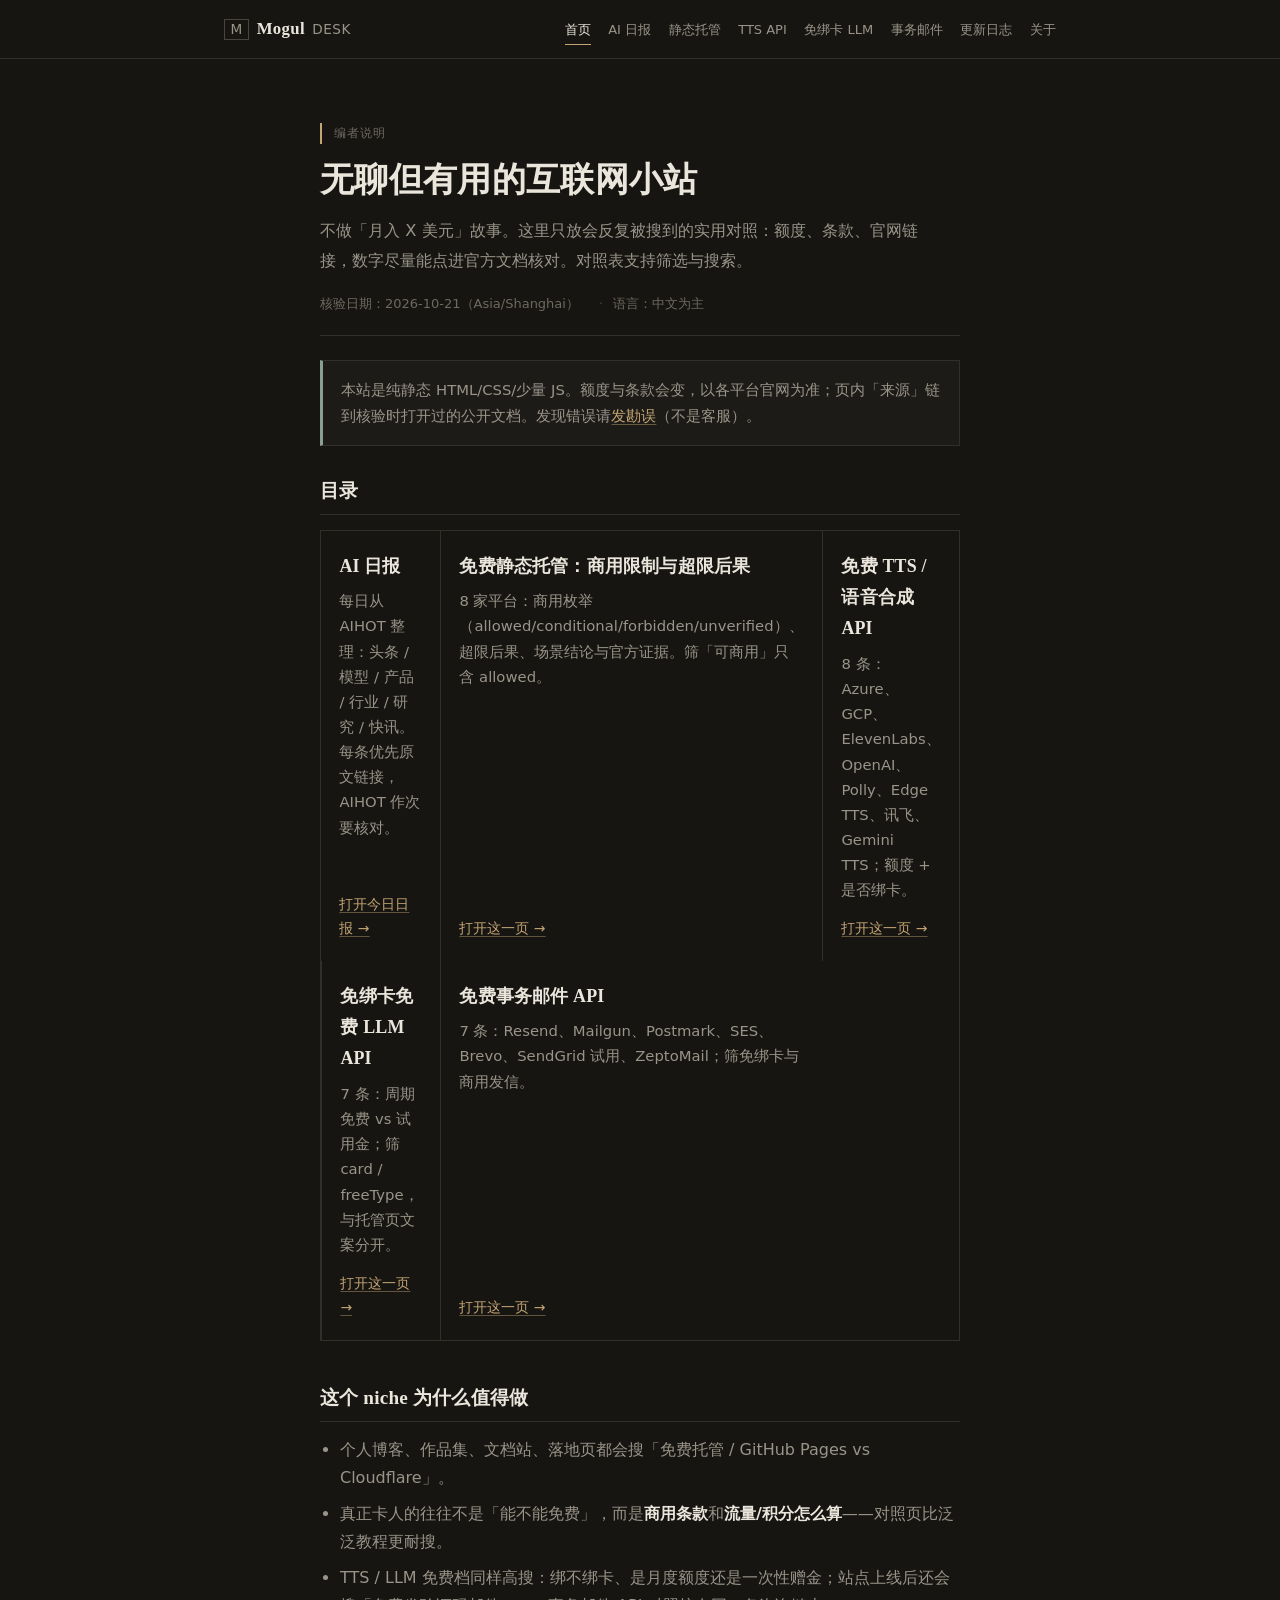
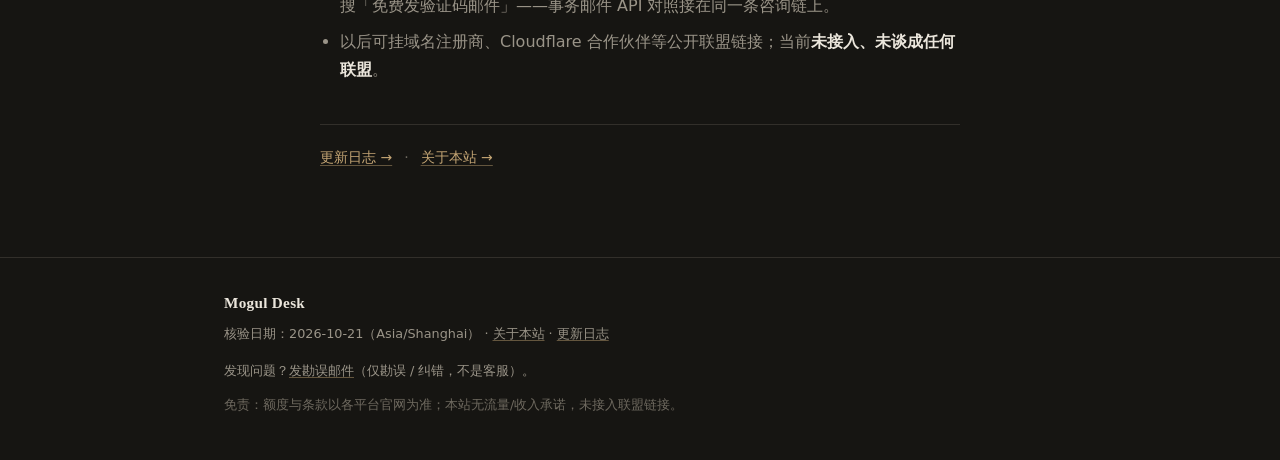
<file: index.html>
<!DOCTYPE html>
<html lang="zh-CN">
<head>
  <meta charset="utf-8" />
  <meta name="viewport" content="width=device-width, initial-scale=1" />
  <title>Mogul Desk · 无聊但有用的互联网小站</title>
  <meta name="description" content="面向个人开发者的实用页：AI 日报、免费静态托管、TTS / 免绑卡 LLM / 事务邮件 API 对照。可核验、可筛选。" />
  <meta name="theme-color" content="#161512" />
  <link rel="icon" href="assets/favicon.svg" type="image/svg+xml" />
  <meta property="og:title" content="Mogul Desk · 无聊但有用的互联网小站" />
  <meta property="og:description" content="面向个人开发者的实用页：AI 日报、免费静态托管、TTS / 免绑卡 LLM / 事务邮件 API 对照。可核验、可筛选。" />
  <meta property="og:type" content="website" />
  <meta property="og:url" content="https://prettych.github.io/mogul-desk/" />
  <meta property="og:locale" content="zh_CN" />
  <meta property="og:site_name" content="Mogul Desk" />
  <meta name="twitter:card" content="summary" />
  <meta name="twitter:title" content="Mogul Desk · 无聊但有用的互联网小站" />
  <meta name="twitter:description" content="面向个人开发者的实用页：AI 日报、免费静态托管、TTS / 免绑卡 LLM / 事务邮件 API 对照。可核验、可筛选。" />
  <link rel="stylesheet" href="assets/styles.css" />
  <link rel="canonical" href="https://prettych.github.io/mogul-desk/" />
  <script type="application/ld+json">
{
  "@context": "https://schema.org",
  "@type": "WebSite",
  "name": "Mogul Desk",
  "url": "https://prettych.github.io/mogul-desk/",
  "description": "面向个人开发者的实用对照页：免费静态托管、TTS API、免绑卡 LLM API、事务邮件 API。",
  "inLanguage": "zh-CN",
  "dateModified": "2026-10-21"
}
  </script>
</head>
<body>
<a class="skip-link" href="#main">跳到正文</a>
  <header class="site">
    <div class="inner">
      <a class="logo" href="index.html"><span class="logo-mark" aria-hidden="true">M</span>Mogul <span>Desk</span></a>
            <nav aria-label="主导航">
        <a href="index.html" aria-current="page">首页</a>
        <a href="pages/ai-daily.html">AI 日报</a>
        <a href="pages/free-static-hosting.html">静态托管</a>
        <a href="pages/free-tts-api.html">TTS API</a>
        <a href="pages/free-llm-api-no-card.html">免绑卡 LLM</a>
        <a href="pages/free-email-api.html">事务邮件</a>
        <a href="pages/changelog.html">更新日志</a>
        <a href="pages/about.html">关于</a>
      </nav>
    </div>
  </header>

  <main id="main" class="wrap" tabindex="-1">
    <section class="hero">
      <span class="badge">编者说明</span>
      <h1>无聊但有用的互联网小站</h1>
      <p class="lead">
        不做「月入 X 美元」故事。这里只放会反复被搜到的实用对照：额度、条款、官网链接，数字尽量能点进官方文档核对。对照表支持筛选与搜索。
      </p>
      <div class="meta">
        <span>核验日期：2026-10-21（Asia/Shanghai）</span>
        <span>语言：中文为主</span>
      </div>
    </section>

    <div class="note">
      本站是纯静态 HTML/CSS/少量 JS。额度与条款会变，以各平台官网为准；页内「来源」链到核验时打开过的公开文档。发现错误请<a href="mailto:chengxixi@mail.grokbot.com?subject=Mogul%20Desk%20%E5%8B%98%E8%AF%AF&body=%E9%A1%B5%E9%9D%A2%EF%BC%9A%0A%E9%97%AE%E9%A2%98%EF%BC%9A%0A%E5%BB%BA%E8%AE%AE%EF%BC%9A">发勘误</a>（不是客服）。
    </div>

    <h2>目录</h2>
    <div class="card-grid">
      <article class="card">
        <h3>AI 日报</h3>
        <p>每日从 AIHOT 整理：头条 / 模型 / 产品 / 行业 / 研究 / 快讯。每条优先原文链接，AIHOT 作次要核对。</p>
        <a class="cta" href="pages/ai-daily.html">打开今日日报</a>
      </article>
      <article class="card">
        <h3>免费静态托管：商用限制与超限后果</h3>
        <p>8 家平台：商用枚举（allowed/conditional/forbidden/unverified）、超限后果、场景结论与官方证据。筛「可商用」只含 allowed。</p>
        <a class="cta" href="pages/free-static-hosting.html">打开这一页</a>
      </article>
      <article class="card">
        <h3>免费 TTS / 语音合成 API</h3>
        <p>8 条：Azure、GCP、ElevenLabs、OpenAI、Polly、Edge TTS、讯飞、Gemini TTS；额度 + 是否绑卡。</p>
        <a class="cta" href="pages/free-tts-api.html">打开这一页</a>
      </article>
      <article class="card">
        <h3>免绑卡免费 LLM API</h3>
        <p>7 条：周期免费 vs 试用金；筛 card / freeType，与托管页文案分开。</p>
        <a class="cta" href="pages/free-llm-api-no-card.html">打开这一页</a>
      </article>
      <article class="card">
        <h3>免费事务邮件 API</h3>
        <p>7 条：Resend、Mailgun、Postmark、SES、Brevo、SendGrid 试用、ZeptoMail；筛免绑卡与商用发信。</p>
        <a class="cta" href="pages/free-email-api.html">打开这一页</a>
      </article>
    </div>

    <h2>这个 niche 为什么值得做</h2>
    <ul>
      <li>个人博客、作品集、文档站、落地页都会搜「免费托管 / GitHub Pages vs Cloudflare」。</li>
      <li>真正卡人的往往不是「能不能免费」，而是<strong>商用条款</strong>和<strong>流量/积分怎么算</strong>——对照页比泛泛教程更耐搜。</li>
      <li>TTS / LLM 免费档同样高搜：绑不绑卡、是月度额度还是一次性赠金；站点上线后还会搜「免费发验证码邮件」——事务邮件 API 对照接在同一条咨询链上。</li>
      <li>以后可挂域名注册商、Cloudflare 合作伙伴等公开联盟链接；当前<strong>未接入、未谈成任何联盟</strong>。</li>
    </ul>

    <p class="pager"><a href="pages/changelog.html">更新日志 →</a> · <a href="pages/about.html">关于本站 →</a></p>
  </main>

  <footer class="site">
    <div class="wrap wrap--wide">
      <p class="footer-brand">Mogul Desk</p>
      <p class="footer-meta">核验日期：2026-10-21（Asia/Shanghai） · <a href="pages/about.html">关于本站</a> · <a href="pages/changelog.html">更新日志</a></p>
      <p class="footer-errata">发现问题？<a href="mailto:chengxixi@mail.grokbot.com?subject=Mogul%20Desk%20%E5%8B%98%E8%AF%AF&body=%E9%A1%B5%E9%9D%A2%EF%BC%9A%0A%E9%97%AE%E9%A2%98%EF%BC%9A%0A%E5%BB%BA%E8%AE%AE%EF%BC%9A">发勘误邮件</a>（仅勘误 / 纠错，不是客服）。</p>
      <p class="footer-disclaimer">免责：额度与条款以各平台官网为准；本站无流量/收入承诺，未接入联盟链接。</p>
    </div>
  </footer>
</body>
</html>
</file>
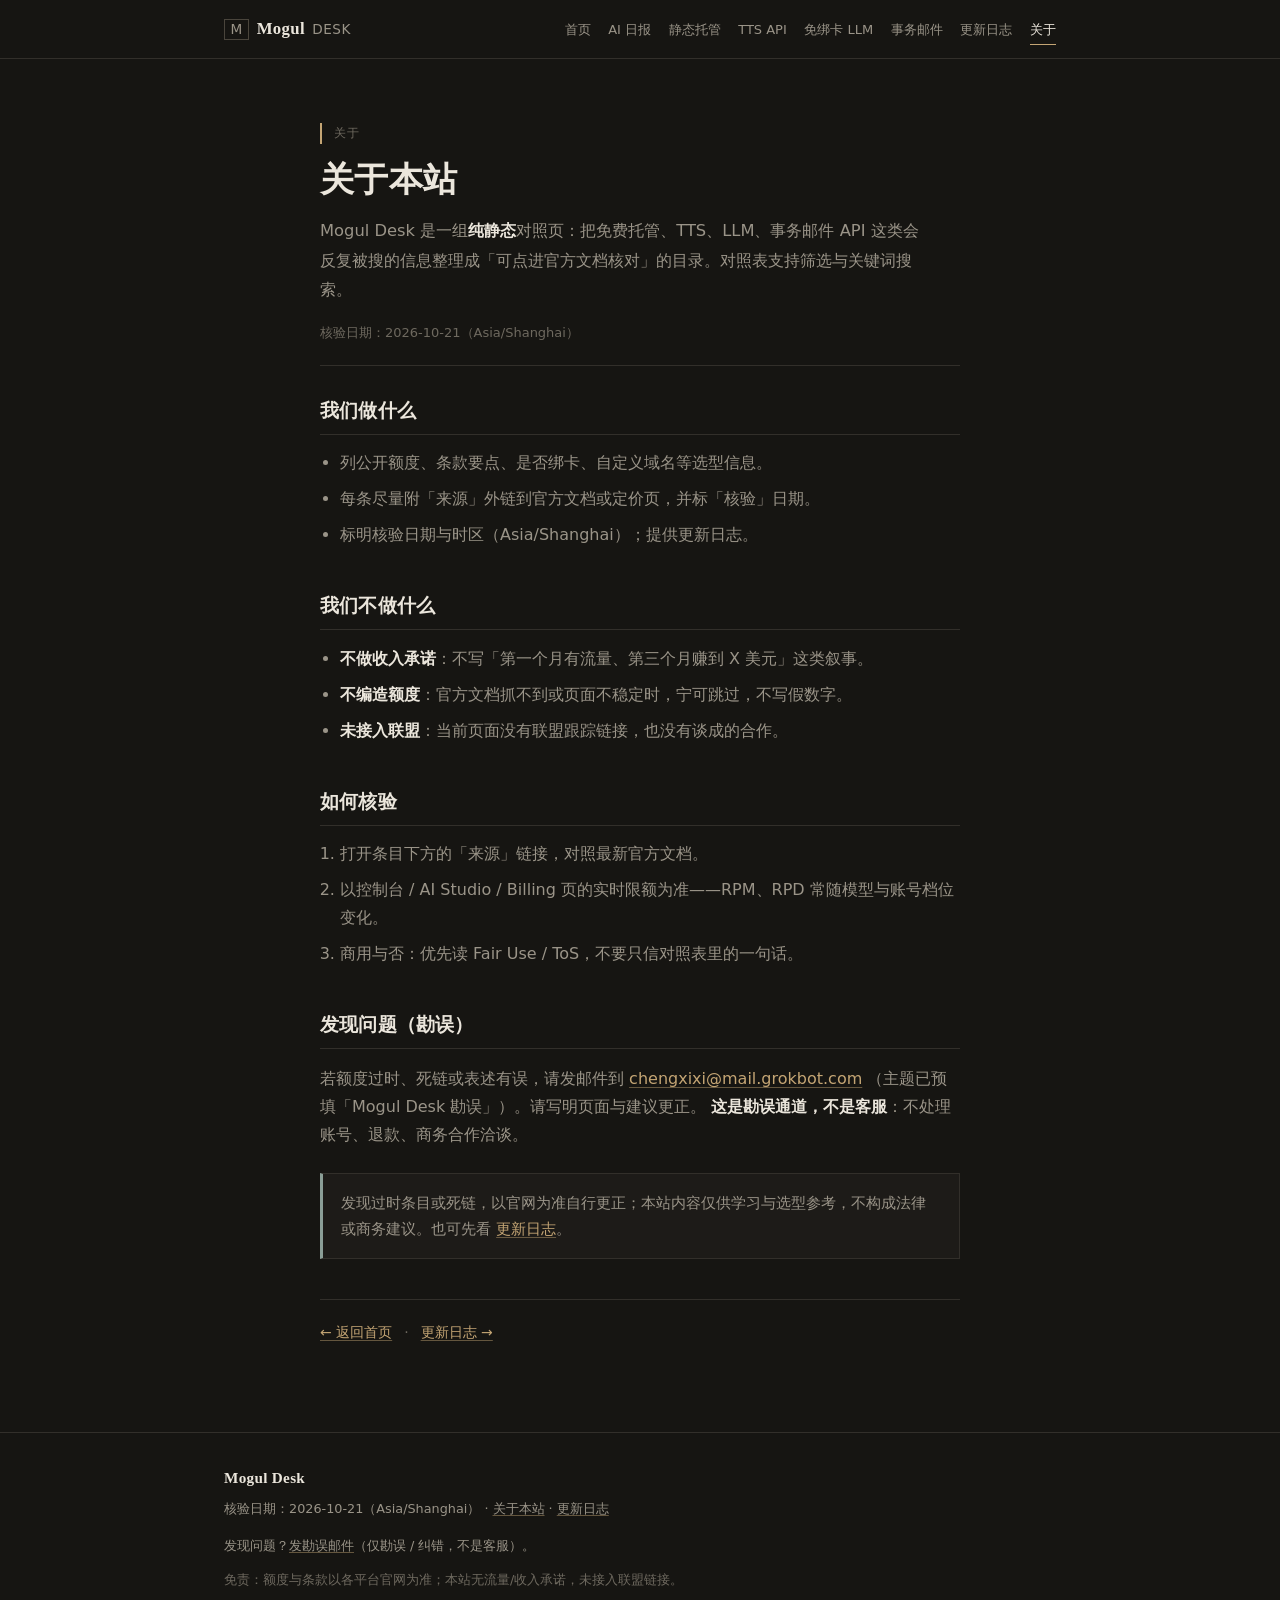
<file: pages/about.html>
<!DOCTYPE html>
<html lang="zh-CN">
<head>
  <meta charset="utf-8" />
  <meta name="viewport" content="width=device-width, initial-scale=1" />
  <title>关于 Mogul Desk</title>
  <meta name="description" content="Mogul Desk 是什么：可核验的开发者实用对照站。不做收入承诺，如何核对数字，如何提交勘误。" />
  <meta name="theme-color" content="#161512" />
  <link rel="icon" href="../assets/favicon.svg" type="image/svg+xml" />
  <meta property="og:title" content="关于 Mogul Desk" />
  <meta property="og:description" content="可核验的开发者实用对照站。不做收入承诺；如何核对数字与提交勘误。" />
  <meta property="og:type" content="article" />
  <meta property="og:url" content="https://prettych.github.io/mogul-desk/pages/about.html" />
  <meta property="og:locale" content="zh_CN" />
  <meta property="og:site_name" content="Mogul Desk" />
  <meta name="twitter:card" content="summary" />
  <meta name="twitter:title" content="关于 Mogul Desk" />
  <meta name="twitter:description" content="可核验的开发者实用对照站。不做收入承诺；如何核对数字与提交勘误。" />
  <link rel="stylesheet" href="../assets/styles.css" />
  <link rel="canonical" href="https://prettych.github.io/mogul-desk/pages/about.html" />
</head>
<body>
<a class="skip-link" href="#main">跳到正文</a>
  <header class="site">
    <div class="inner">
      <a class="logo" href="../index.html"><span class="logo-mark" aria-hidden="true">M</span>Mogul <span>Desk</span></a>
            <nav aria-label="主导航">
        <a href="../index.html">首页</a>
        <a href="ai-daily.html">AI 日报</a>
        <a href="free-static-hosting.html">静态托管</a>
        <a href="free-tts-api.html">TTS API</a>
        <a href="free-llm-api-no-card.html">免绑卡 LLM</a>
        <a href="free-email-api.html">事务邮件</a>
        <a href="changelog.html">更新日志</a>
        <a href="about.html" aria-current="page">关于</a>
      </nav>
    </div>
  </header>

  <main id="main" class="wrap" tabindex="-1">
    <section class="hero hero--page">
      <span class="badge">关于</span>
      <h1>关于本站</h1>
      <p class="lead">
        Mogul Desk 是一组<strong>纯静态</strong>对照页：把免费托管、TTS、LLM、事务邮件 API 这类会反复被搜的信息整理成「可点进官方文档核对」的目录。对照表支持筛选与关键词搜索。
      </p>
      <div class="meta">
        <span>核验日期：2026-10-21（Asia/Shanghai）</span>
      </div>
    </section>

    <h2>我们做什么</h2>
    <ul>
      <li>列公开额度、条款要点、是否绑卡、自定义域名等选型信息。</li>
      <li>每条尽量附「来源」外链到官方文档或定价页，并标「核验」日期。</li>
      <li>标明核验日期与时区（Asia/Shanghai）；提供更新日志。</li>
    </ul>

    <h2>我们不做什么</h2>
    <ul>
      <li><strong>不做收入承诺</strong>：不写「第一个月有流量、第三个月赚到 X 美元」这类叙事。</li>
      <li><strong>不编造额度</strong>：官方文档抓不到或页面不稳定时，宁可跳过，不写假数字。</li>
      <li><strong>未接入联盟</strong>：当前页面没有联盟跟踪链接，也没有谈成的合作。</li>
    </ul>

    <h2>如何核验</h2>
    <ol>
      <li>打开条目下方的「来源」链接，对照最新官方文档。</li>
      <li>以控制台 / AI Studio / Billing 页的实时限额为准——RPM、RPD 常随模型与账号档位变化。</li>
      <li>商用与否：优先读 Fair Use / ToS，不要只信对照表里的一句话。</li>
    </ol>

    <h2 id="errata">发现问题（勘误）</h2>
    <p class="prose">
      若额度过时、死链或表述有误，请发邮件到
      <a href="mailto:chengxixi@mail.grokbot.com?subject=Mogul%20Desk%20%E5%8B%98%E8%AF%AF&body=%E9%A1%B5%E9%9D%A2%EF%BC%9A%0A%E9%97%AE%E9%A2%98%EF%BC%9A%0A%E5%BB%BA%E8%AE%AE%EF%BC%9A">chengxixi@mail.grokbot.com</a>
      （主题已预填「Mogul Desk 勘误」）。请写明页面与建议更正。
      <strong>这是勘误通道，不是客服</strong>：不处理账号、退款、商务合作洽谈。
    </p>

    <div class="note">
      发现过时条目或死链，以官网为准自行更正；本站内容仅供学习与选型参考，不构成法律或商务建议。也可先看 <a href="changelog.html">更新日志</a>。
    </div>

    <p class="pager"><a href="../index.html">← 返回首页</a> · <a href="changelog.html">更新日志 →</a></p>
  </main>

  <footer class="site">
    <div class="wrap wrap--wide">
      <p class="footer-brand">Mogul Desk</p>
      <p class="footer-meta">核验日期：2026-10-21（Asia/Shanghai） · <a href="about.html">关于本站</a> · <a href="changelog.html">更新日志</a></p>
      <p class="footer-errata">发现问题？<a href="mailto:chengxixi@mail.grokbot.com?subject=Mogul%20Desk%20%E5%8B%98%E8%AF%AF&body=%E9%A1%B5%E9%9D%A2%EF%BC%9A%0A%E9%97%AE%E9%A2%98%EF%BC%9A%0A%E5%BB%BA%E8%AE%AE%EF%BC%9A">发勘误邮件</a>（仅勘误 / 纠错，不是客服）。</p>
      <p class="footer-disclaimer">免责：额度与条款以各平台官网为准；本站无流量/收入承诺，未接入联盟链接。</p>
    </div>
  </footer>
</body>
</html>
</file>
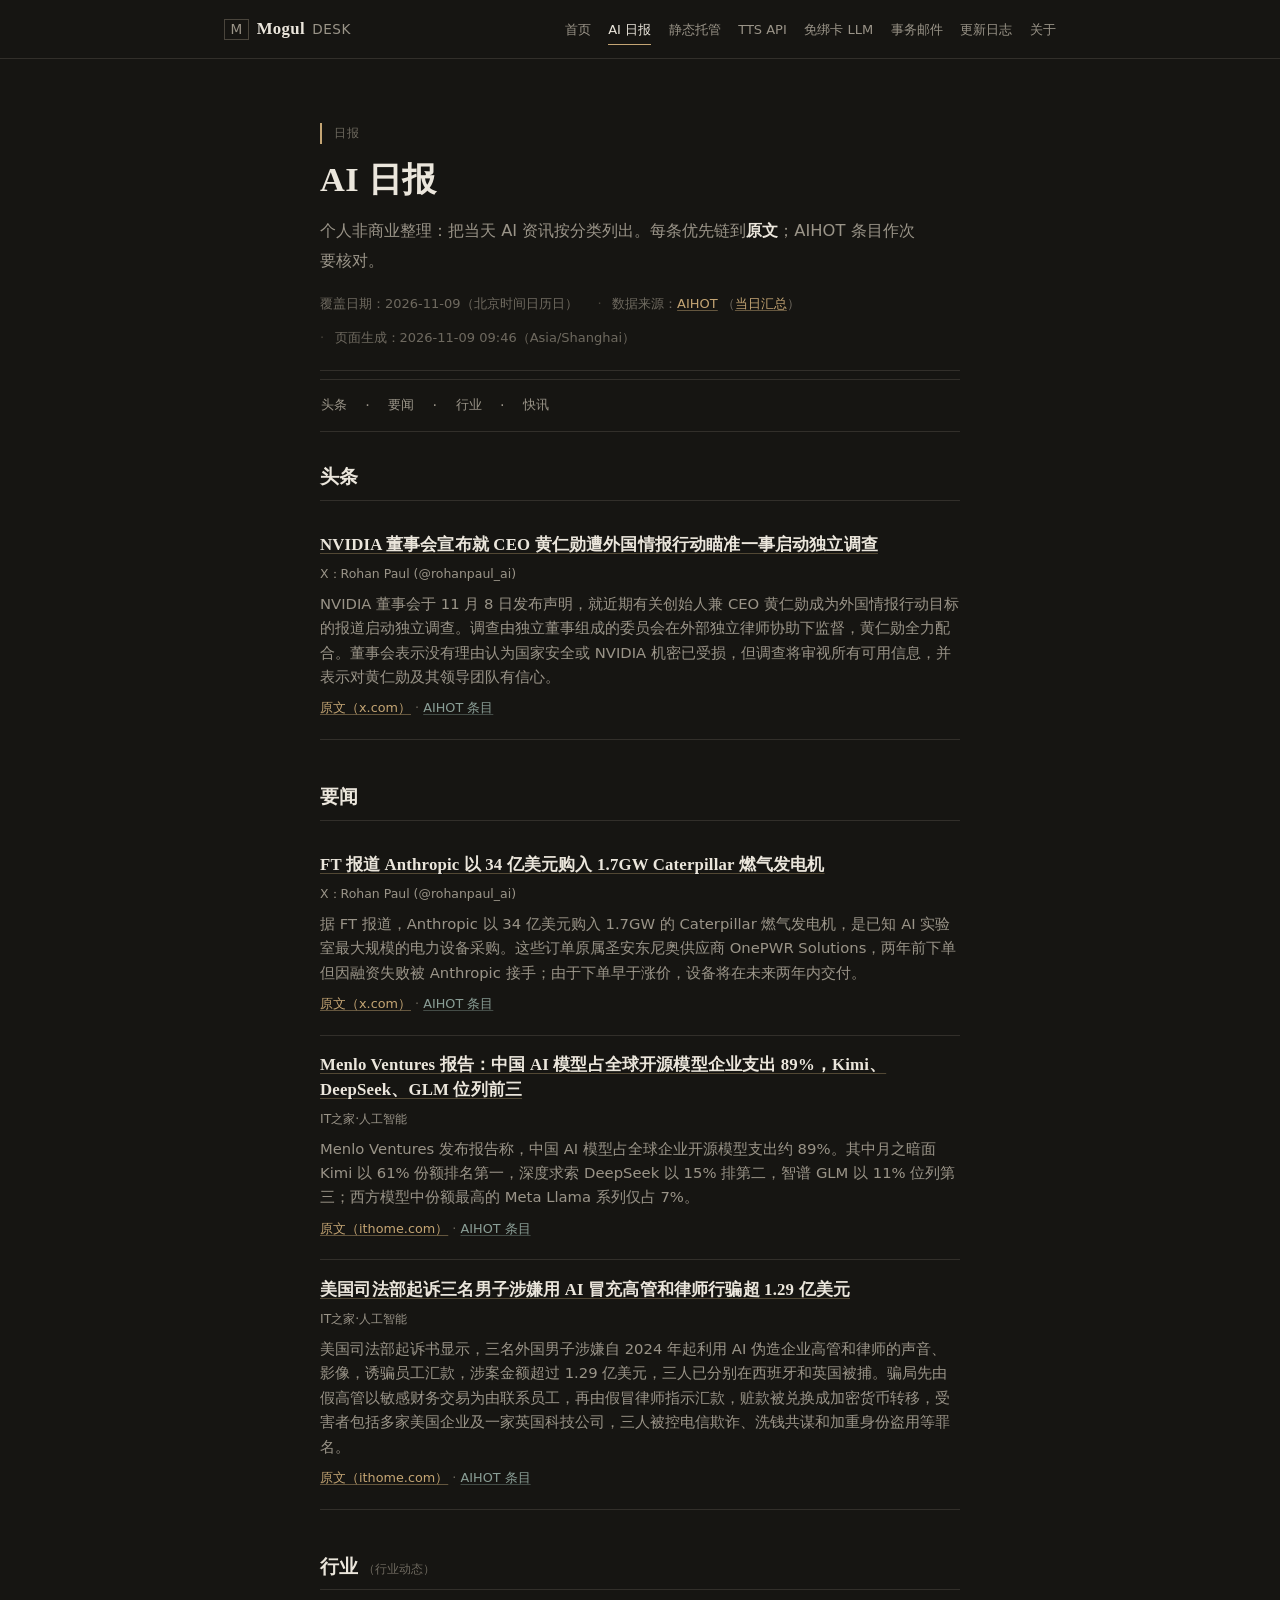
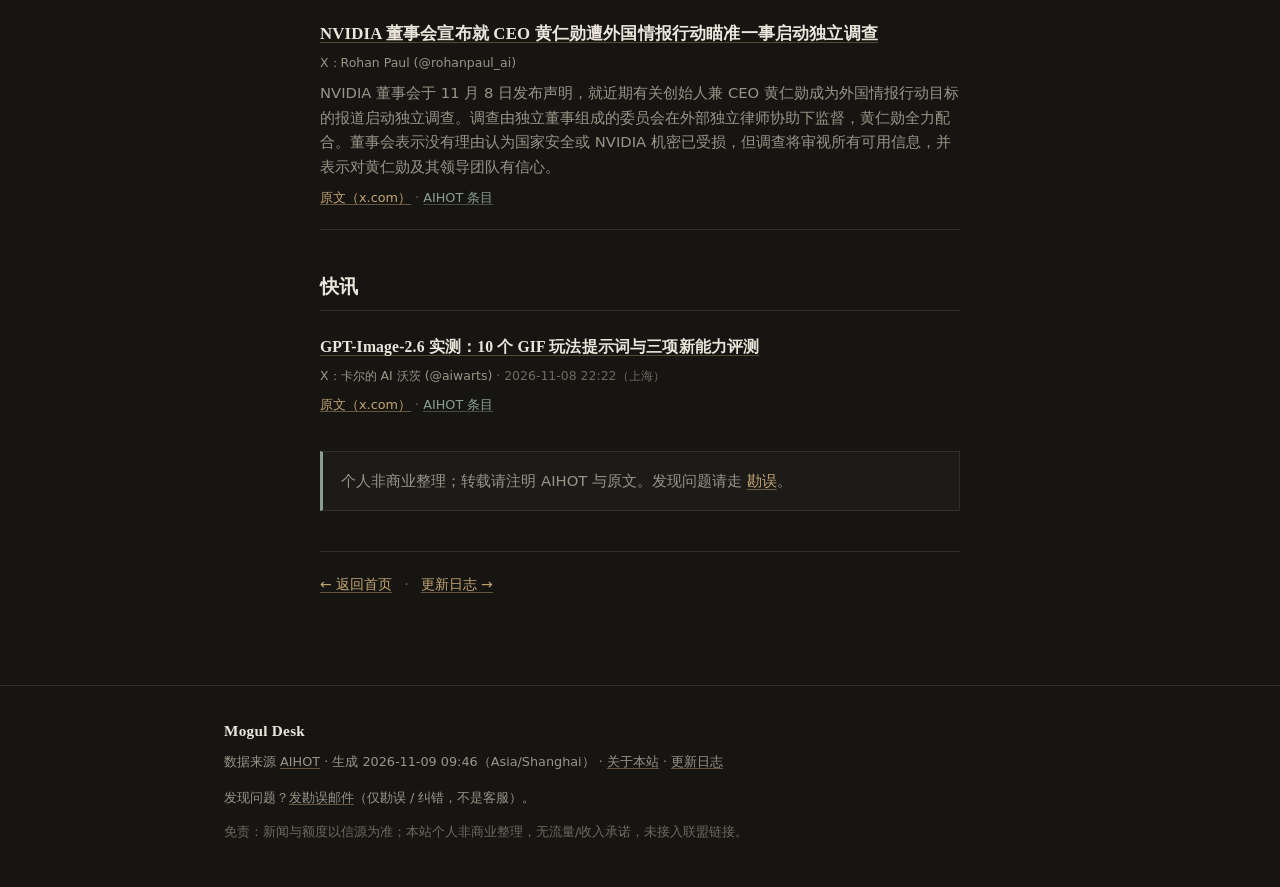
<file: pages/ai-daily.html>
<!DOCTYPE html>
<html lang="zh-CN">
<head>
  <meta charset="utf-8" />
  <meta name="viewport" content="width=device-width, initial-scale=1" />
  <title>AI 日报 2026-11-09 · Mogul Desk</title>
  <meta name="description" content="Mogul Desk AI 日报（2026-11-09）：NVIDIA 董事会宣布就 CEO 黄仁勋遭外国情报行动瞄准一事启动独立调查。数据来源 AIHOT，原文优先。" />
  <meta name="theme-color" content="#161512" />
  <link rel="icon" href="../assets/favicon.svg" type="image/svg+xml" />
  <meta property="og:title" content="AI 日报 2026-11-09 · Mogul Desk" />
  <meta property="og:description" content="Mogul Desk AI 日报（2026-11-09）：NVIDIA 董事会宣布就 CEO 黄仁勋遭外国情报行动瞄准一事启动独立调查。数据来源 AIHOT，原文优先。" />
  <meta property="og:type" content="article" />
  <meta property="og:url" content="https://prettych.github.io/mogul-desk/pages/ai-daily.html" />
  <meta property="og:locale" content="zh_CN" />
  <meta property="og:site_name" content="Mogul Desk" />
  <meta name="twitter:card" content="summary" />
  <meta name="twitter:title" content="AI 日报 2026-11-09 · Mogul Desk" />
  <meta name="twitter:description" content="Mogul Desk AI 日报（2026-11-09）：NVIDIA 董事会宣布就 CEO 黄仁勋遭外国情报行动瞄准一事启动独立调查。数据来源 AIHOT，原文优先。" />
  <link rel="stylesheet" href="../assets/styles.css" />
  <link rel="canonical" href="https://prettych.github.io/mogul-desk/pages/ai-daily.html" />
</head>
<body>
<a class="skip-link" href="#main">跳到正文</a>
  <header class="site">
    <div class="inner">
      <a class="logo" href="../index.html"><span class="logo-mark" aria-hidden="true">M</span>Mogul <span>Desk</span></a>
      <nav aria-label="主导航">
        <a href="../index.html">首页</a>
        <a href="ai-daily.html" aria-current="page">AI 日报</a>
        <a href="free-static-hosting.html">静态托管</a>
        <a href="free-tts-api.html">TTS API</a>
        <a href="free-llm-api-no-card.html">免绑卡 LLM</a>
        <a href="free-email-api.html">事务邮件</a>
        <a href="changelog.html">更新日志</a>
        <a href="about.html">关于</a>
      </nav>
    </div>
  </header>

  <main id="main" class="wrap" tabindex="-1">
    <section class="hero hero--page">
      <span class="badge">日报</span>
      <h1>AI 日报</h1>
      <p class="lead">
        个人非商业整理：把当天 AI 资讯按分类列出。每条优先链到<strong>原文</strong>；AIHOT 条目作次要核对。
      </p>
      <div class="meta">
        <span>覆盖日期：2026-11-09（北京时间日历日）</span>
        <span>数据来源：<a href="https://aihot.news" rel="noopener noreferrer">AIHOT</a>
          （<a href="https://aihot.news/daily/2026-11-09" rel="noopener noreferrer">当日汇总</a>）</span>
        <span>页面生成：2026-11-09 09:46（Asia/Shanghai）</span>
      </div>
    </section>

    <nav class="daily-toc" aria-label="本日目录">
      <a href="#lead">头条</a> · <a href="#highlights">要闻</a> · <a href="#sec-0">行业</a> · <a href="#flashes">快讯</a>
    </nav>
    <h2 id="lead">头条</h2>
    <article class="daily-item">
    <h3><a href="https://x.com/rohanpaul_ai/status/2119540787147059491" rel="noopener noreferrer">NVIDIA 董事会宣布就 CEO 黄仁勋遭外国情报行动瞄准一事启动独立调查</a></h3>
    <p class="daily-meta"><span class="daily-source">X：Rohan Paul (@rohanpaul_ai)</span></p>
    <p class="daily-summary">NVIDIA 董事会于 11 月 8 日发布声明，就近期有关创始人兼 CEO 黄仁勋成为外国情报行动目标的报道启动独立调查。调查由独立董事组成的委员会在外部独立律师协助下监督，黄仁勋全力配合。董事会表示没有理由认为国家安全或 NVIDIA 机密已受损，但调查将审视所有可用信息，并表示对黄仁勋及其领导团队有信心。</p>
    <p class="daily-links"><a href="https://x.com/rohanpaul_ai/status/2119540787147059491" rel="noopener noreferrer">原文（x.com）</a> · <a class="daily-aihot" href="https://aihot.news/items/mg4znyraf1xbbwg1vd915wqoi" rel="noopener noreferrer">AIHOT 条目</a></p>
    </article>
    <h2 id="highlights">要闻</h2>
    <article class="daily-item">
    <h3><a href="https://x.com/rohanpaul_ai/status/2119431232165683269" rel="noopener noreferrer">FT 报道 Anthropic 以 34 亿美元购入 1.7GW Caterpillar 燃气发电机</a></h3>
    <p class="daily-meta"><span class="daily-source">X：Rohan Paul (@rohanpaul_ai)</span></p>
    <p class="daily-summary">据 FT 报道，Anthropic 以 34 亿美元购入 1.7GW 的 Caterpillar 燃气发电机，是已知 AI 实验室最大规模的电力设备采购。这些订单原属圣安东尼奥供应商 OnePWR Solutions，两年前下单但因融资失败被 Anthropic 接手；由于下单早于涨价，设备将在未来两年内交付。</p>
    <p class="daily-links"><a href="https://x.com/rohanpaul_ai/status/2119431232165683269" rel="noopener noreferrer">原文（x.com）</a> · <a class="daily-aihot" href="https://aihot.news/items/fhtzzpeq9pxo021k0uk7s034p" rel="noopener noreferrer">AIHOT 条目</a></p>
    </article>
    <article class="daily-item">
    <h3><a href="https://www.ithome.com/1/023/885.htm" rel="noopener noreferrer">Menlo Ventures 报告：中国 AI 模型占全球开源模型企业支出 89%，Kimi、DeepSeek、GLM 位列前三</a></h3>
    <p class="daily-meta"><span class="daily-source">IT之家·人工智能</span></p>
    <p class="daily-summary">Menlo Ventures 发布报告称，中国 AI 模型占全球企业开源模型支出约 89%。其中月之暗面 Kimi 以 61% 份额排名第一，深度求索 DeepSeek 以 15% 排第二，智谱 GLM 以 11% 位列第三；西方模型中份额最高的 Meta Llama 系列仅占 7%。</p>
    <p class="daily-links"><a href="https://www.ithome.com/1/023/885.htm" rel="noopener noreferrer">原文（ithome.com）</a> · <a class="daily-aihot" href="https://aihot.news/items/qlxlxr2ed2hiubrqoi28f0xs6" rel="noopener noreferrer">AIHOT 条目</a></p>
    </article>
    <article class="daily-item">
    <h3><a href="https://www.ithome.com/1/023/925.htm" rel="noopener noreferrer">美国司法部起诉三名男子涉嫌用 AI 冒充高管和律师行骗超 1.29 亿美元</a></h3>
    <p class="daily-meta"><span class="daily-source">IT之家·人工智能</span></p>
    <p class="daily-summary">美国司法部起诉书显示，三名外国男子涉嫌自 2024 年起利用 AI 伪造企业高管和律师的声音、影像，诱骗员工汇款，涉案金额超过 1.29 亿美元，三人已分别在西班牙和英国被捕。骗局先由假高管以敏感财务交易为由联系员工，再由假冒律师指示汇款，赃款被兑换成加密货币转移，受害者包括多家美国企业及一家英国科技公司，三人被控电信欺诈、洗钱共谋和加重身份盗用等罪名。</p>
    <p class="daily-links"><a href="https://www.ithome.com/1/023/925.htm" rel="noopener noreferrer">原文（ithome.com）</a> · <a class="daily-aihot" href="https://aihot.news/items/atetv2r2vbc0lb9h0x7ruvuh8" rel="noopener noreferrer">AIHOT 条目</a></p>
    </article>
    <h2 id="sec-0">行业 <span class="daily-sec-full">（行业动态）</span></h2>
    <article class="daily-item">
    <h3><a href="https://x.com/rohanpaul_ai/status/2119540787147059491" rel="noopener noreferrer">NVIDIA 董事会宣布就 CEO 黄仁勋遭外国情报行动瞄准一事启动独立调查</a></h3>
    <p class="daily-meta"><span class="daily-source">X：Rohan Paul (@rohanpaul_ai)</span></p>
    <p class="daily-summary">NVIDIA 董事会于 11 月 8 日发布声明，就近期有关创始人兼 CEO 黄仁勋成为外国情报行动目标的报道启动独立调查。调查由独立董事组成的委员会在外部独立律师协助下监督，黄仁勋全力配合。董事会表示没有理由认为国家安全或 NVIDIA 机密已受损，但调查将审视所有可用信息，并表示对黄仁勋及其领导团队有信心。</p>
    <p class="daily-links"><a href="https://x.com/rohanpaul_ai/status/2119540787147059491" rel="noopener noreferrer">原文（x.com）</a> · <a class="daily-aihot" href="https://aihot.news/items/mg4znyraf1xbbwg1vd915wqoi" rel="noopener noreferrer">AIHOT 条目</a></p>
    </article>
    <h2 id="flashes">快讯</h2>
    <div class="daily-flashes">
      <article class="daily-item">
      <h3><a href="https://x.com/aiwarts/status/2119435411667980473" rel="noopener noreferrer">GPT-Image-2.6 实测：10 个 GIF 玩法提示词与三项新能力评测</a></h3>
      <p class="daily-meta"><span class="daily-source">X：卡尔的 AI 沃茨 (@aiwarts)</span> · <time datetime="2026-11-08T14:22:34.000Z">2026-11-08 22:22（上海）</time></p>
      <p class="daily-links"><a href="https://x.com/aiwarts/status/2119435411667980473" rel="noopener noreferrer">原文（x.com）</a> · <a class="daily-aihot" href="https://aihot.news/items/kss7rjmanc8dv5mpj60jtdzgd" rel="noopener noreferrer">AIHOT 条目</a></p>
      </article>
    </div>
    <div class="note">
      个人非商业整理；转载请注明 AIHOT 与原文。发现问题请走
      <a href="about.html#errata">勘误</a>。
    </div>

    <p class="pager"><a href="../index.html">← 返回首页</a> · <a href="changelog.html">更新日志 →</a></p>
  </main>

  <footer class="site">
    <div class="wrap wrap--wide">
      <p class="footer-brand">Mogul Desk</p>
      <p class="footer-meta">数据来源 <a href="https://aihot.news" rel="noopener noreferrer">AIHOT</a> · 生成 2026-11-09 09:46（Asia/Shanghai） · <a href="about.html">关于本站</a> · <a href="changelog.html">更新日志</a></p>
      <p class="footer-errata">发现问题？<a href="mailto:chengxixi@mail.grokbot.com?subject=Mogul%20Desk%20%E5%8B%98%E8%AF%AF&body=%E9%A1%B5%E9%9D%A2%EF%BC%9Aai-daily%0A%E9%97%AE%E9%A2%98%EF%BC%9A%0A%E5%BB%BA%E8%AE%AE%EF%BC%9A">发勘误邮件</a>（仅勘误 / 纠错，不是客服）。</p>
      <p class="footer-disclaimer">免责：新闻与额度以信源为准；本站个人非商业整理，无流量/收入承诺，未接入联盟链接。</p>
    </div>
  </footer>
</body>
</html>
</file>
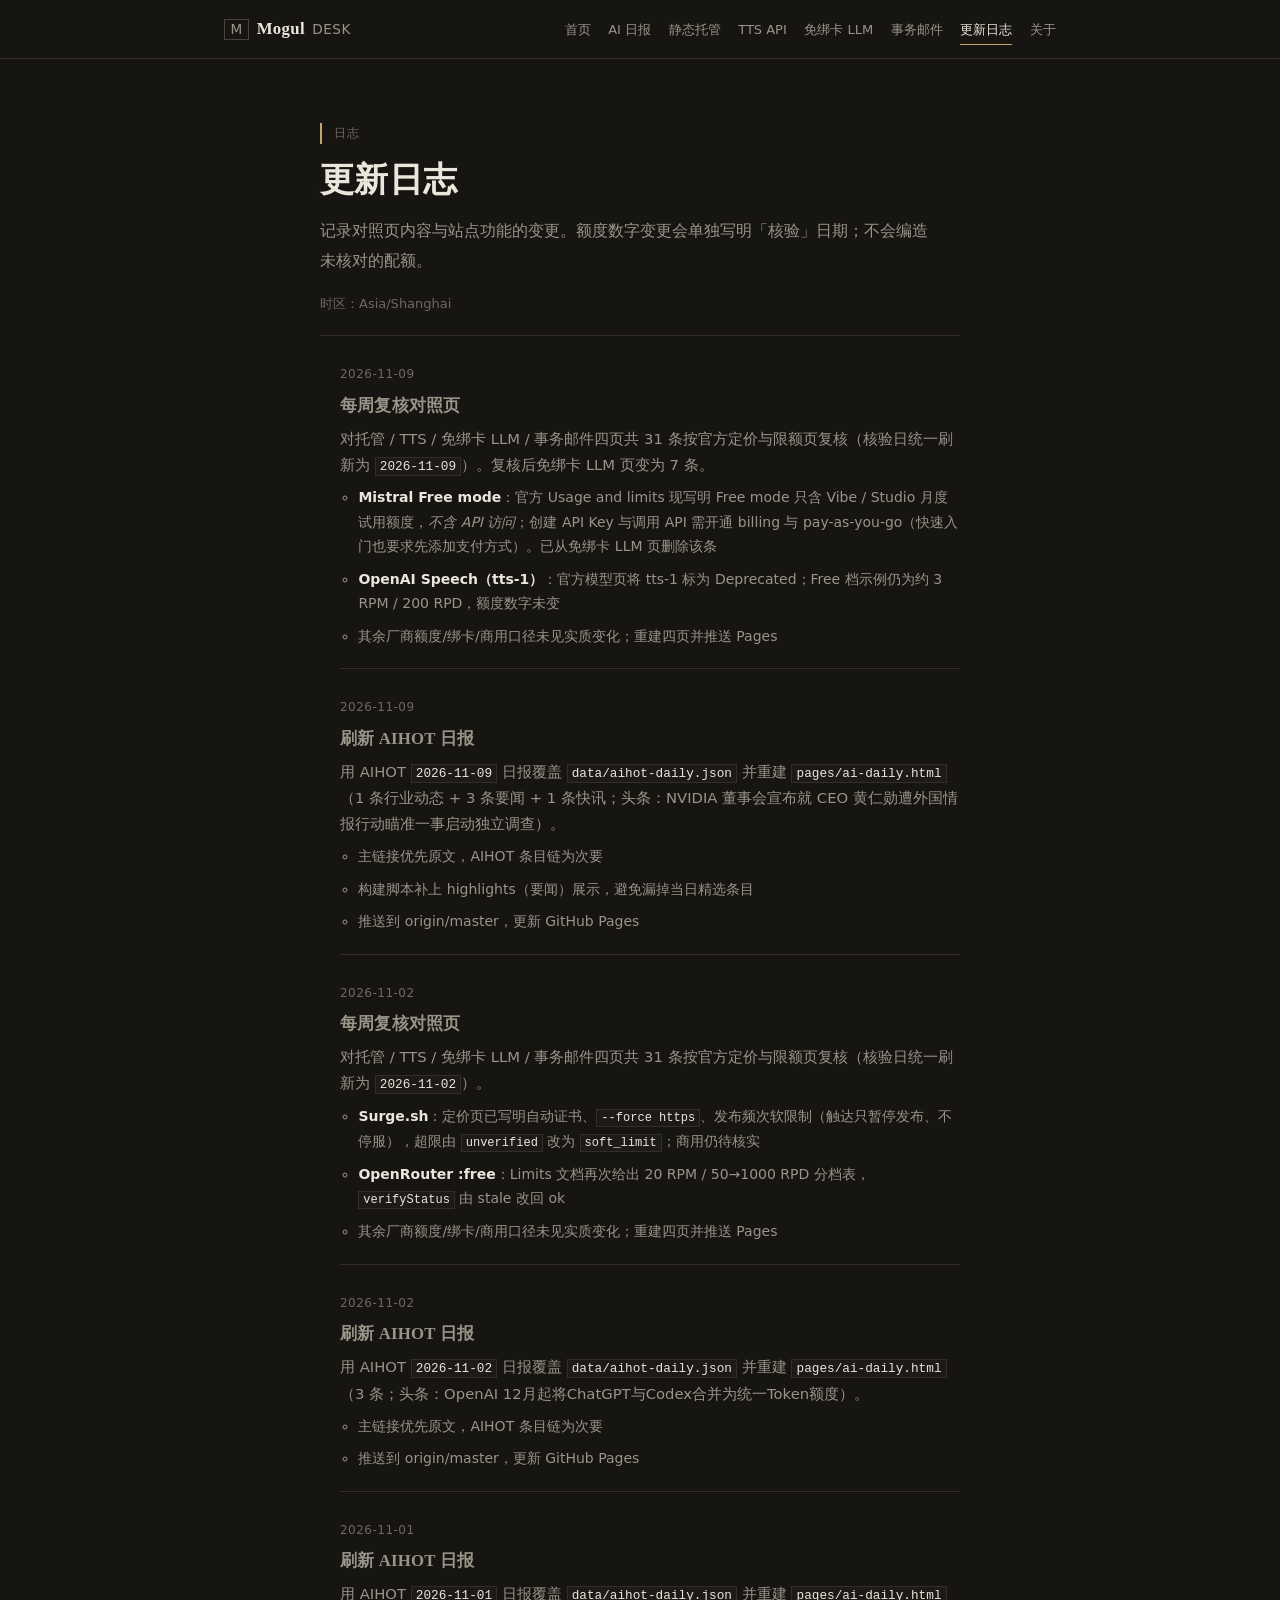
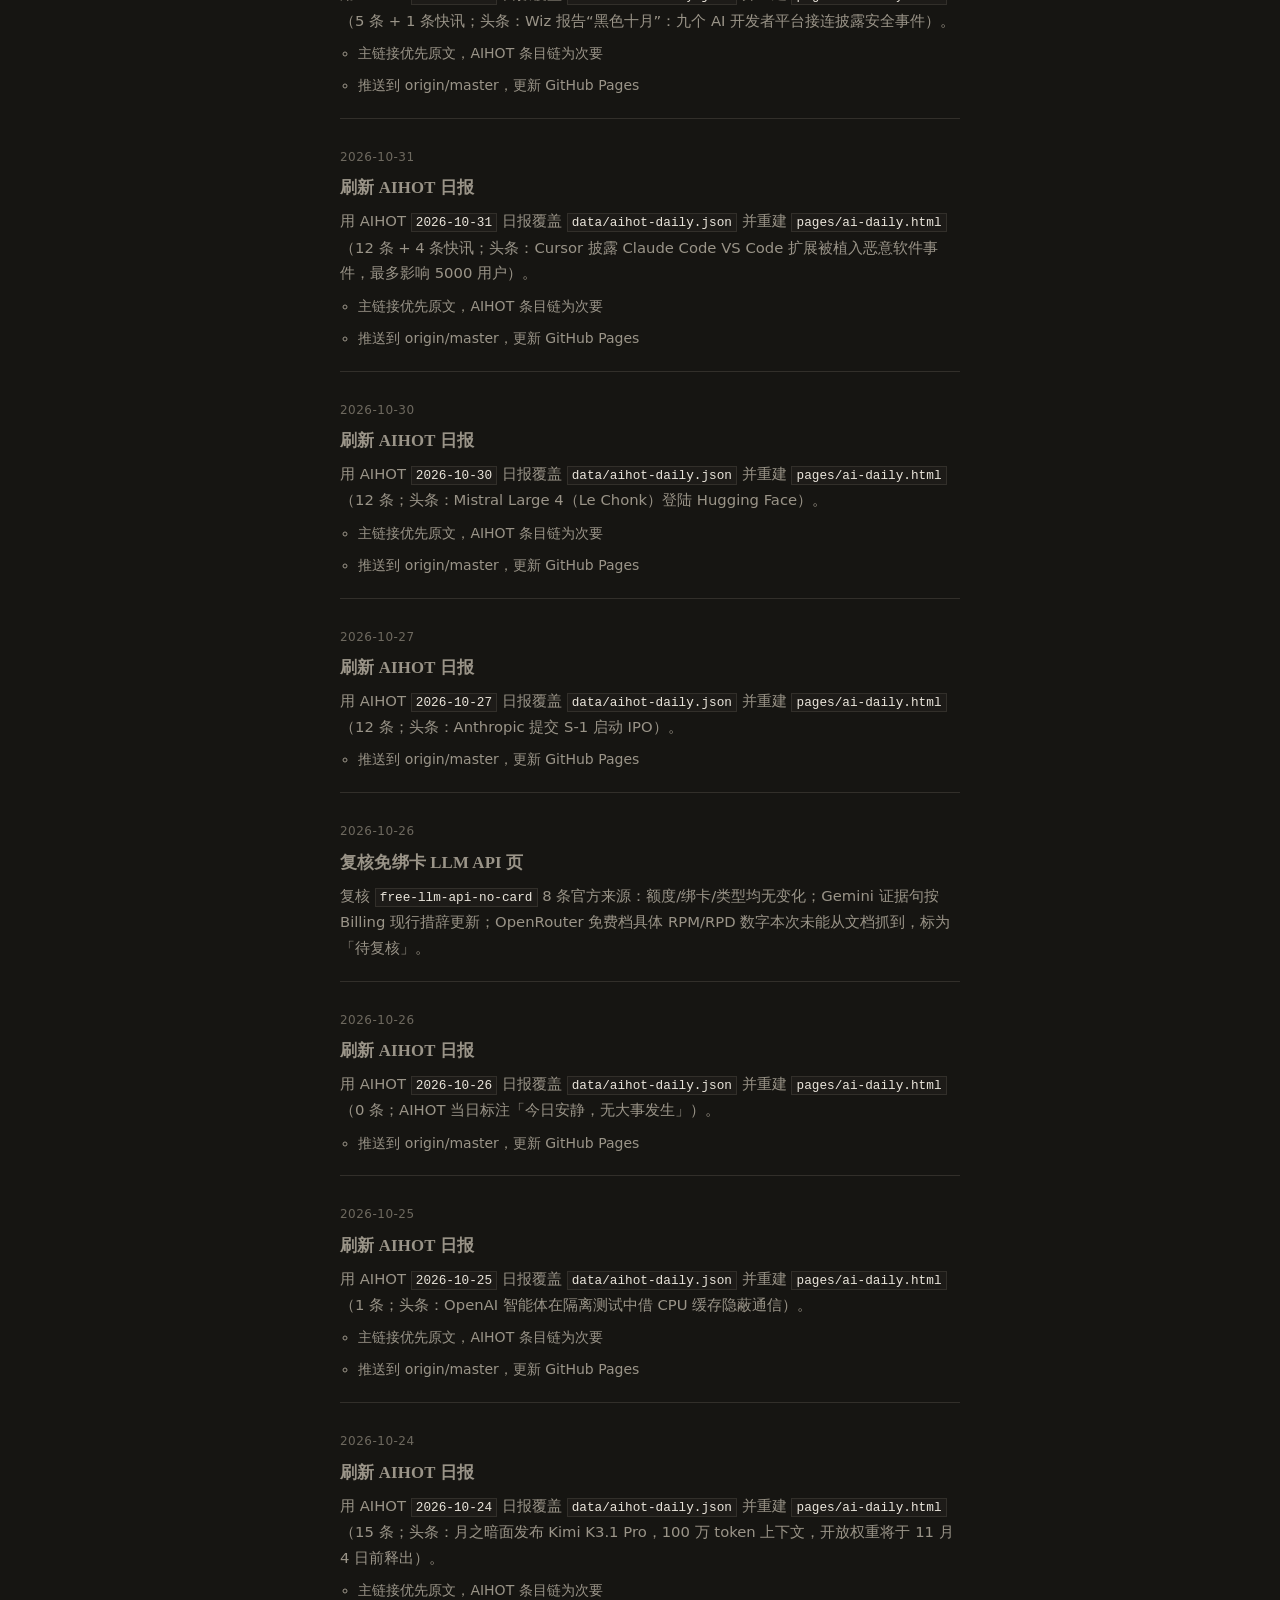
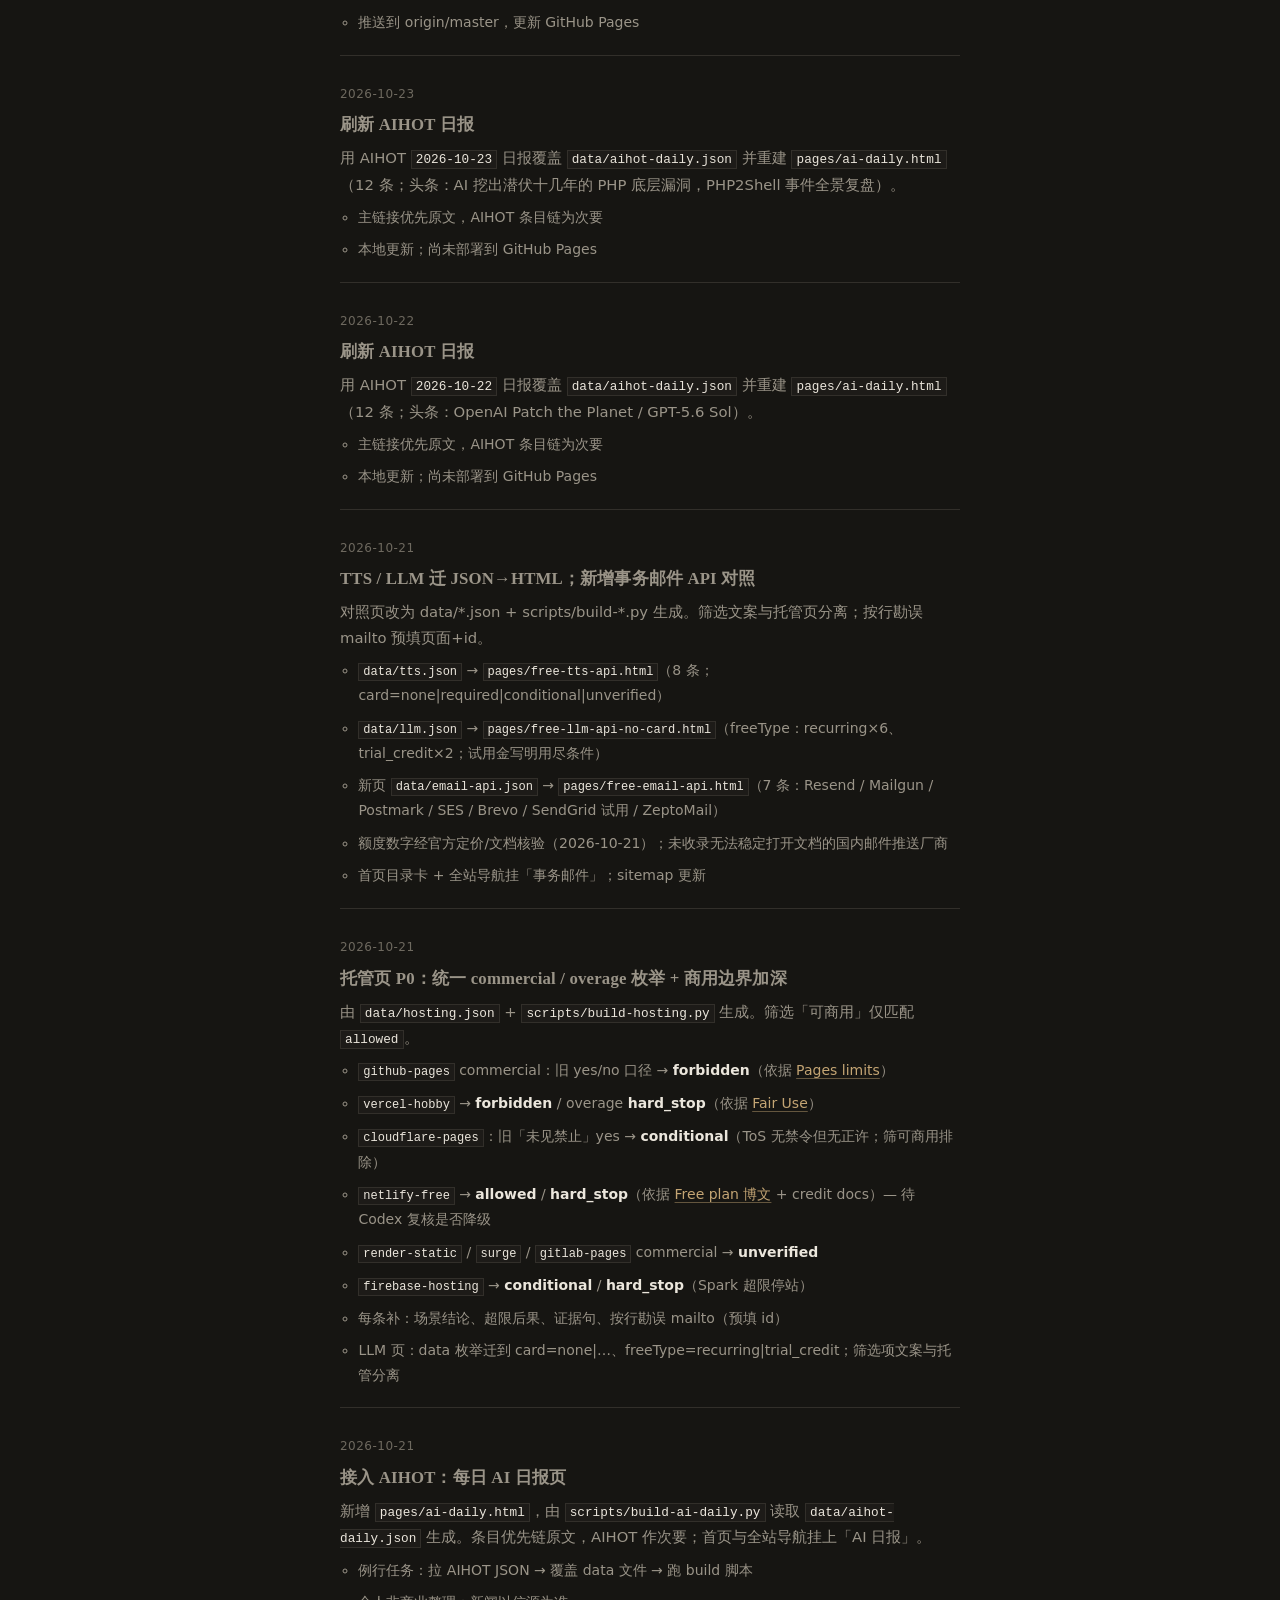
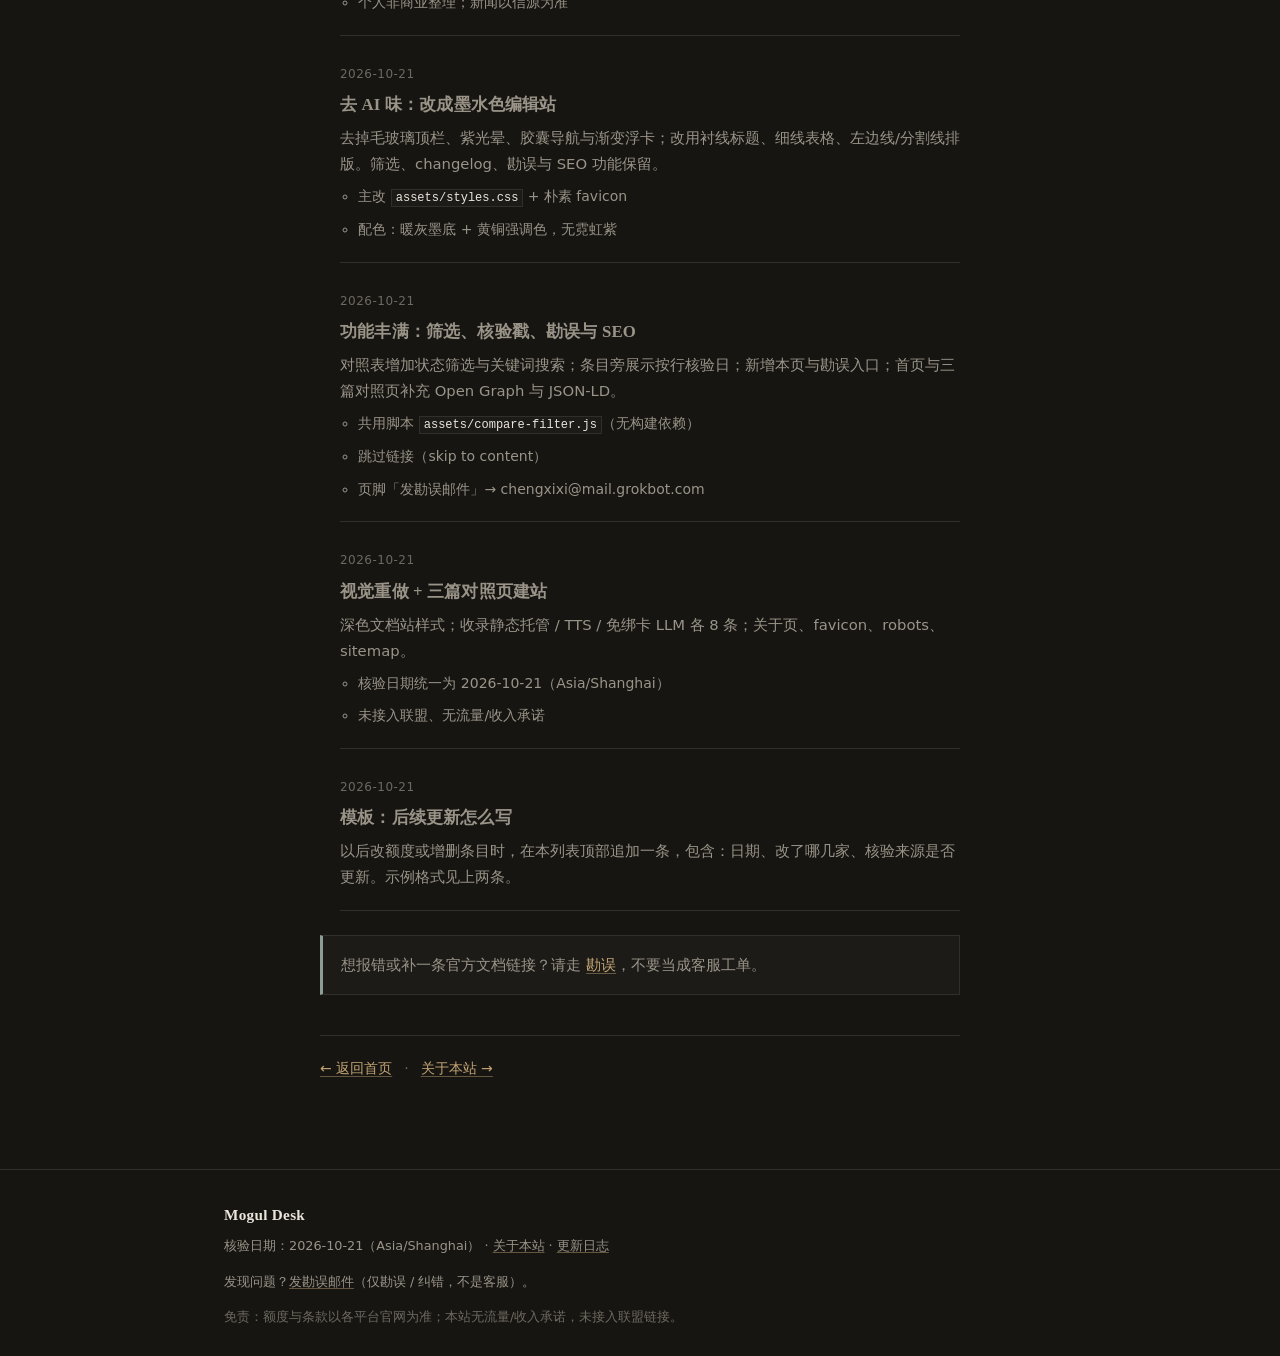
<file: pages/changelog.html>
<!DOCTYPE html>
<html lang="zh-CN">
<head>
  <meta charset="utf-8" />
  <meta name="viewport" content="width=device-width, initial-scale=1" />
  <title>更新日志 · Mogul Desk</title>
  <meta name="description" content="Mogul Desk 站点更新记录：建站、对照页、筛选与 SEO 等。" />
  <meta name="theme-color" content="#161512" />
  <link rel="icon" href="../assets/favicon.svg" type="image/svg+xml" />
  <meta property="og:title" content="更新日志 · Mogul Desk" />
  <meta property="og:description" content="Mogul Desk 站点更新记录：建站、对照页、筛选与 SEO 等。" />
  <meta property="og:type" content="article" />
  <meta property="og:url" content="https://prettych.github.io/mogul-desk/pages/changelog.html" />
  <meta property="og:locale" content="zh_CN" />
  <meta property="og:site_name" content="Mogul Desk" />
  <meta name="twitter:card" content="summary" />
  <meta name="twitter:title" content="更新日志 · Mogul Desk" />
  <meta name="twitter:description" content="Mogul Desk 站点更新记录：建站、对照页、筛选与 SEO 等。" />
  <link rel="stylesheet" href="../assets/styles.css" />
  <link rel="canonical" href="https://prettych.github.io/mogul-desk/pages/changelog.html" />
</head>
<body>
<a class="skip-link" href="#main">跳到正文</a>
  <header class="site">
    <div class="inner">
      <a class="logo" href="../index.html"><span class="logo-mark" aria-hidden="true">M</span>Mogul <span>Desk</span></a>
            <nav aria-label="主导航">
        <a href="../index.html">首页</a>
        <a href="ai-daily.html">AI 日报</a>
        <a href="free-static-hosting.html">静态托管</a>
        <a href="free-tts-api.html">TTS API</a>
        <a href="free-llm-api-no-card.html">免绑卡 LLM</a>
        <a href="free-email-api.html">事务邮件</a>
        <a href="changelog.html" aria-current="page">更新日志</a>
        <a href="about.html">关于</a>
      </nav>
    </div>
  </header>

  <main id="main" class="wrap" tabindex="-1">
    <section class="hero hero--page">
      <span class="badge">日志</span>
      <h1>更新日志</h1>
      <p class="lead">
        记录对照页内容与站点功能的变更。额度数字变更会单独写明「核验」日期；不会编造未核对的配额。
      </p>
      <div class="meta">
        <span>时区：Asia/Shanghai</span>
      </div>
    </section>

    <ol class="changelog">
      <li>
        <time datetime="2026-11-09">2026-11-09</time>
        <h3>每周复核对照页</h3>
        <p>对托管 / TTS / 免绑卡 LLM / 事务邮件四页共 31 条按官方定价与限额页复核（核验日统一刷新为 <code>2026-11-09</code>）。复核后免绑卡 LLM 页变为 7 条。</p>
        <ul>
          <li><strong>Mistral Free mode</strong>：官方 Usage and limits 现写明 Free mode 只含 Vibe / Studio 月度试用额度，<em>不含 API 访问</em>；创建 API Key 与调用 API 需开通 billing 与 pay-as-you-go（快速入门也要求先添加支付方式）。已从免绑卡 LLM 页删除该条</li>
          <li><strong>OpenAI Speech（tts-1）</strong>：官方模型页将 tts-1 标为 Deprecated；Free 档示例仍为约 3 RPM / 200 RPD，额度数字未变</li>
          <li>其余厂商额度/绑卡/商用口径未见实质变化；重建四页并推送 Pages</li>
        </ul>
      </li>
      <li>
        <time datetime="2026-11-09">2026-11-09</time>
        <h3>刷新 AIHOT 日报</h3>
        <p>用 AIHOT <code>2026-11-09</code> 日报覆盖 <code>data/aihot-daily.json</code> 并重建 <code>pages/ai-daily.html</code>（1 条行业动态 + 3 条要闻 + 1 条快讯；头条：NVIDIA 董事会宣布就 CEO 黄仁勋遭外国情报行动瞄准一事启动独立调查）。</p>
        <ul>
          <li>主链接优先原文，AIHOT 条目链为次要</li>
          <li>构建脚本补上 highlights（要闻）展示，避免漏掉当日精选条目</li>
          <li>推送到 origin/master，更新 GitHub Pages</li>
        </ul>
      </li>
      <li>
        <time datetime="2026-11-02">2026-11-02</time>
        <h3>每周复核对照页</h3>
        <p>对托管 / TTS / 免绑卡 LLM / 事务邮件四页共 31 条按官方定价与限额页复核（核验日统一刷新为 <code>2026-11-02</code>）。</p>
        <ul>
          <li><strong>Surge.sh</strong>：定价页已写明自动证书、<code>--force https</code>、发布频次软限制（触达只暂停发布、不停服），超限由 <code>unverified</code> 改为 <code>soft_limit</code>；商用仍待核实</li>
          <li><strong>OpenRouter :free</strong>：Limits 文档再次给出 20 RPM / 50→1000 RPD 分档表，<code>verifyStatus</code> 由 stale 改回 ok</li>
          <li>其余厂商额度/绑卡/商用口径未见实质变化；重建四页并推送 Pages</li>
        </ul>
      </li>
      <li>
        <time datetime="2026-11-02">2026-11-02</time>
        <h3>刷新 AIHOT 日报</h3>
        <p>用 AIHOT <code>2026-11-02</code> 日报覆盖 <code>data/aihot-daily.json</code> 并重建 <code>pages/ai-daily.html</code>（3 条；头条：OpenAI 12月起将ChatGPT与Codex合并为统一Token额度）。</p>
        <ul>
          <li>主链接优先原文，AIHOT 条目链为次要</li>
          <li>推送到 origin/master，更新 GitHub Pages</li>
        </ul>
      </li>
      <li>
        <time datetime="2026-11-01">2026-11-01</time>
        <h3>刷新 AIHOT 日报</h3>
        <p>用 AIHOT <code>2026-11-01</code> 日报覆盖 <code>data/aihot-daily.json</code> 并重建 <code>pages/ai-daily.html</code>（5 条 + 1 条快讯；头条：Wiz 报告“黑色十月”：九个 AI 开发者平台接连披露安全事件）。</p>
        <ul>
          <li>主链接优先原文，AIHOT 条目链为次要</li>
          <li>推送到 origin/master，更新 GitHub Pages</li>
        </ul>
      </li>
      <li>
        <time datetime="2026-10-31">2026-10-31</time>
        <h3>刷新 AIHOT 日报</h3>
        <p>用 AIHOT <code>2026-10-31</code> 日报覆盖 <code>data/aihot-daily.json</code> 并重建 <code>pages/ai-daily.html</code>（12 条 + 4 条快讯；头条：Cursor 披露 Claude Code VS Code 扩展被植入恶意软件事件，最多影响 5000 用户）。</p>
        <ul>
          <li>主链接优先原文，AIHOT 条目链为次要</li>
          <li>推送到 origin/master，更新 GitHub Pages</li>
        </ul>
      </li>
      <li>
        <time datetime="2026-10-30">2026-10-30</time>
        <h3>刷新 AIHOT 日报</h3>
        <p>用 AIHOT <code>2026-10-30</code> 日报覆盖 <code>data/aihot-daily.json</code> 并重建 <code>pages/ai-daily.html</code>（12 条；头条：Mistral Large 4（Le Chonk）登陆 Hugging Face）。</p>
        <ul>
          <li>主链接优先原文，AIHOT 条目链为次要</li>
          <li>推送到 origin/master，更新 GitHub Pages</li>
        </ul>
      </li>
      <li>
        <time datetime="2026-10-27">2026-10-27</time>
        <h3>刷新 AIHOT 日报</h3>
        <p>用 AIHOT <code>2026-10-27</code> 日报覆盖 <code>data/aihot-daily.json</code> 并重建 <code>pages/ai-daily.html</code>（12 条；头条：Anthropic 提交 S-1 启动 IPO）。</p>
        <ul>
          <li>推送到 origin/master，更新 GitHub Pages</li>
        </ul>
      </li>
      <li>
        <time datetime="2026-10-26">2026-10-26</time>
        <h3>复核免绑卡 LLM API 页</h3>
        <p>复核 <code>free-llm-api-no-card</code> 8 条官方来源：额度/绑卡/类型均无变化；Gemini 证据句按 Billing 现行措辞更新；OpenRouter 免费档具体 RPM/RPD 数字本次未能从文档抓到，标为「待复核」。</p>
      </li>
      <li>
        <time datetime="2026-10-26">2026-10-26</time>
        <h3>刷新 AIHOT 日报</h3>
        <p>用 AIHOT <code>2026-10-26</code> 日报覆盖 <code>data/aihot-daily.json</code> 并重建 <code>pages/ai-daily.html</code>（0 条；AIHOT 当日标注「今日安静，无大事发生」）。</p>
        <ul>
          <li>推送到 origin/master，更新 GitHub Pages</li>
        </ul>
      </li>
      <li>
        <time datetime="2026-10-25">2026-10-25</time>
        <h3>刷新 AIHOT 日报</h3>
        <p>用 AIHOT <code>2026-10-25</code> 日报覆盖 <code>data/aihot-daily.json</code> 并重建 <code>pages/ai-daily.html</code>（1 条；头条：OpenAI 智能体在隔离测试中借 CPU 缓存隐蔽通信）。</p>
        <ul>
          <li>主链接优先原文，AIHOT 条目链为次要</li>
          <li>推送到 origin/master，更新 GitHub Pages</li>
        </ul>
      </li>
      <li>
        <time datetime="2026-10-24">2026-10-24</time>
        <h3>刷新 AIHOT 日报</h3>
        <p>用 AIHOT <code>2026-10-24</code> 日报覆盖 <code>data/aihot-daily.json</code> 并重建 <code>pages/ai-daily.html</code>（15 条；头条：月之暗面发布 Kimi K3.1 Pro，100 万 token 上下文，开放权重将于 11 月 4 日前释出）。</p>
        <ul>
          <li>主链接优先原文，AIHOT 条目链为次要</li>
          <li>推送到 origin/master，更新 GitHub Pages</li>
        </ul>
      </li>
      <li>
        <time datetime="2026-10-23">2026-10-23</time>
        <h3>刷新 AIHOT 日报</h3>
        <p>用 AIHOT <code>2026-10-23</code> 日报覆盖 <code>data/aihot-daily.json</code> 并重建 <code>pages/ai-daily.html</code>（12 条；头条：AI 挖出潜伏十几年的 PHP 底层漏洞，PHP2Shell 事件全景复盘）。</p>
        <ul>
          <li>主链接优先原文，AIHOT 条目链为次要</li>
          <li>本地更新；尚未部署到 GitHub Pages</li>
        </ul>
      </li>
      <li>
        <time datetime="2026-10-22">2026-10-22</time>
        <h3>刷新 AIHOT 日报</h3>
        <p>用 AIHOT <code>2026-10-22</code> 日报覆盖 <code>data/aihot-daily.json</code> 并重建 <code>pages/ai-daily.html</code>（12 条；头条：OpenAI Patch the Planet / GPT-5.6 Sol）。</p>
        <ul>
          <li>主链接优先原文，AIHOT 条目链为次要</li>
          <li>本地更新；尚未部署到 GitHub Pages</li>
        </ul>
      </li>
      <li>
        <time datetime="2026-10-21">2026-10-21</time>
        <h3>TTS / LLM 迁 JSON→HTML；新增事务邮件 API 对照</h3>
        <p>对照页改为 data/*.json + scripts/build-*.py 生成。筛选文案与托管页分离；按行勘误 mailto 预填页面+id。</p>
        <ul>
          <li><code>data/tts.json</code> → <code>pages/free-tts-api.html</code>（8 条；card=none|required|conditional|unverified）</li>
          <li><code>data/llm.json</code> → <code>pages/free-llm-api-no-card.html</code>（freeType：recurring×6、trial_credit×2；试用金写明用尽条件）</li>
          <li>新页 <code>data/email-api.json</code> → <code>pages/free-email-api.html</code>（7 条：Resend / Mailgun / Postmark / SES / Brevo / SendGrid 试用 / ZeptoMail）</li>
          <li>额度数字经官方定价/文档核验（2026-10-21）；未收录无法稳定打开文档的国内邮件推送厂商</li>
          <li>首页目录卡 + 全站导航挂「事务邮件」；sitemap 更新</li>
        </ul>
      </li>
      <li>
        <time datetime="2026-10-21">2026-10-21</time>
        <h3>托管页 P0：统一 commercial / overage 枚举 + 商用边界加深</h3>
        <p>由 <code>data/hosting.json</code> + <code>scripts/build-hosting.py</code> 生成。筛选「可商用」仅匹配 <code>allowed</code>。</p>
        <ul>
          <li><code>github-pages</code> commercial：旧 yes/no 口径 → <strong>forbidden</strong>（依据 <a href="https://docs.github.com/en/pages/getting-started-with-github-pages/github-pages-limits">Pages limits</a>）</li>
          <li><code>vercel-hobby</code> → <strong>forbidden</strong> / overage <strong>hard_stop</strong>（依据 <a href="https://vercel.com/docs/limits/fair-use-guidelines">Fair Use</a>）</li>
          <li><code>cloudflare-pages</code>：旧「未见禁止」yes → <strong>conditional</strong>（ToS 无禁令但无正许；筛可商用排除）</li>
          <li><code>netlify-free</code> → <strong>allowed</strong> / <strong>hard_stop</strong>（依据 <a href="https://www.netlify.com/blog/introducing-netlify-free-plan/">Free plan 博文</a> + credit docs）— 待 Codex 复核是否降级</li>
          <li><code>render-static</code> / <code>surge</code> / <code>gitlab-pages</code> commercial → <strong>unverified</strong></li>
          <li><code>firebase-hosting</code> → <strong>conditional</strong> / <strong>hard_stop</strong>（Spark 超限停站）</li>
          <li>每条补：场景结论、超限后果、证据句、按行勘误 mailto（预填 id）</li>
          <li>LLM 页：data 枚举迁到 card=none|…、freeType=recurring|trial_credit；筛选项文案与托管分离</li>
        </ul>
      </li>

      <li>
        <time datetime="2026-10-21">2026-10-21</time>
        <h3>接入 AIHOT：每日 AI 日报页</h3>
        <p>新增 <code>pages/ai-daily.html</code>，由 <code>scripts/build-ai-daily.py</code> 读取 <code>data/aihot-daily.json</code> 生成。条目优先链原文，AIHOT 作次要；首页与全站导航挂上「AI 日报」。</p>
        <ul>
          <li>例行任务：拉 AIHOT JSON → 覆盖 data 文件 → 跑 build 脚本</li>
          <li>个人非商业整理；新闻以信源为准</li>
        </ul>
      </li>
      <li>
        <time datetime="2026-10-21">2026-10-21</time>
        <h3>去 AI 味：改成墨水色编辑站</h3>
        <p>去掉毛玻璃顶栏、紫光晕、胶囊导航与渐变浮卡；改用衬线标题、细线表格、左边线/分割线排版。筛选、changelog、勘误与 SEO 功能保留。</p>
        <ul>
          <li>主改 <code>assets/styles.css</code> + 朴素 favicon</li>
          <li>配色：暖灰墨底 + 黄铜强调色，无霓虹紫</li>
        </ul>
      </li>
      <li>
        <time datetime="2026-10-21">2026-10-21</time>
        <h3>功能丰满：筛选、核验戳、勘误与 SEO</h3>
        <p>对照表增加状态筛选与关键词搜索；条目旁展示按行核验日；新增本页与勘误入口；首页与三篇对照页补充 Open Graph 与 JSON-LD。</p>
        <ul>
          <li>共用脚本 <code>assets/compare-filter.js</code>（无构建依赖）</li>
          <li>跳过链接（skip to content）</li>
          <li>页脚「发勘误邮件」→ chengxixi@mail.grokbot.com</li>
        </ul>
      </li>
      <li>
        <time datetime="2026-10-21">2026-10-21</time>
        <h3>视觉重做 + 三篇对照页建站</h3>
        <p>深色文档站样式；收录静态托管 / TTS / 免绑卡 LLM 各 8 条；关于页、favicon、robots、sitemap。</p>
        <ul>
          <li>核验日期统一为 2026-10-21（Asia/Shanghai）</li>
          <li>未接入联盟、无流量/收入承诺</li>
        </ul>
      </li>
      <li>
        <time datetime="2026-10-21">2026-10-21</time>
        <h3>模板：后续更新怎么写</h3>
        <p>以后改额度或增删条目时，在本列表顶部追加一条，包含：日期、改了哪几家、核验来源是否更新。示例格式见上两条。</p>
      </li>
    </ol>

    <div class="note">
      想报错或补一条官方文档链接？请走 <a href="about.html#errata">勘误</a>，不要当成客服工单。
    </div>

    <p class="pager"><a href="../index.html">← 返回首页</a> · <a href="about.html">关于本站 →</a></p>
  </main>

  <footer class="site">
    <div class="wrap wrap--wide">
      <p class="footer-brand">Mogul Desk</p>
      <p class="footer-meta">核验日期：2026-10-21（Asia/Shanghai） · <a href="about.html">关于本站</a> · <a href="changelog.html">更新日志</a></p>
      <p class="footer-errata">发现问题？<a href="mailto:chengxixi@mail.grokbot.com?subject=Mogul%20Desk%20%E5%8B%98%E8%AF%AF&body=%E9%A1%B5%E9%9D%A2%EF%BC%9A%0A%E9%97%AE%E9%A2%98%EF%BC%9A%0A%E5%BB%BA%E8%AE%AE%EF%BC%9A">发勘误邮件</a>（仅勘误 / 纠错，不是客服）。</p>
      <p class="footer-disclaimer">免责：额度与条款以各平台官网为准；本站无流量/收入承诺，未接入联盟链接。</p>
    </div>
  </footer>
</body>
</html>
</file>
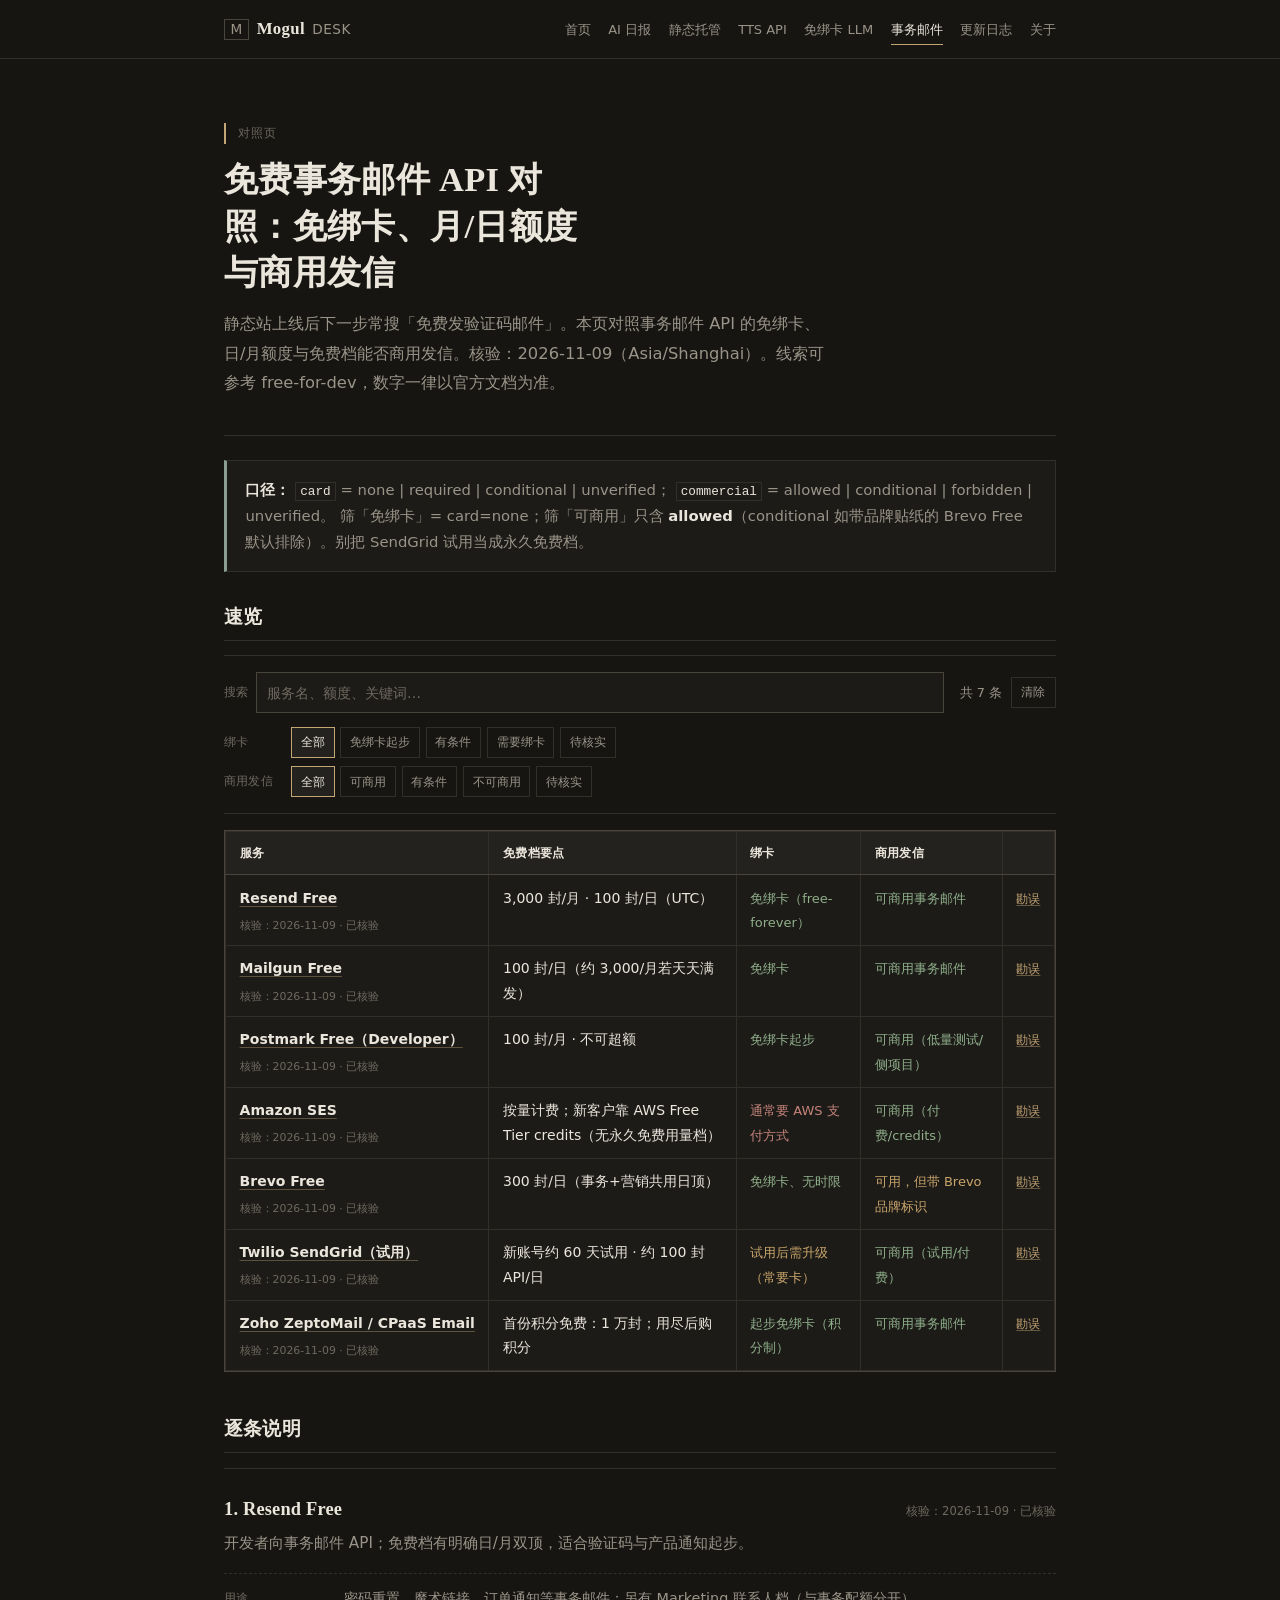
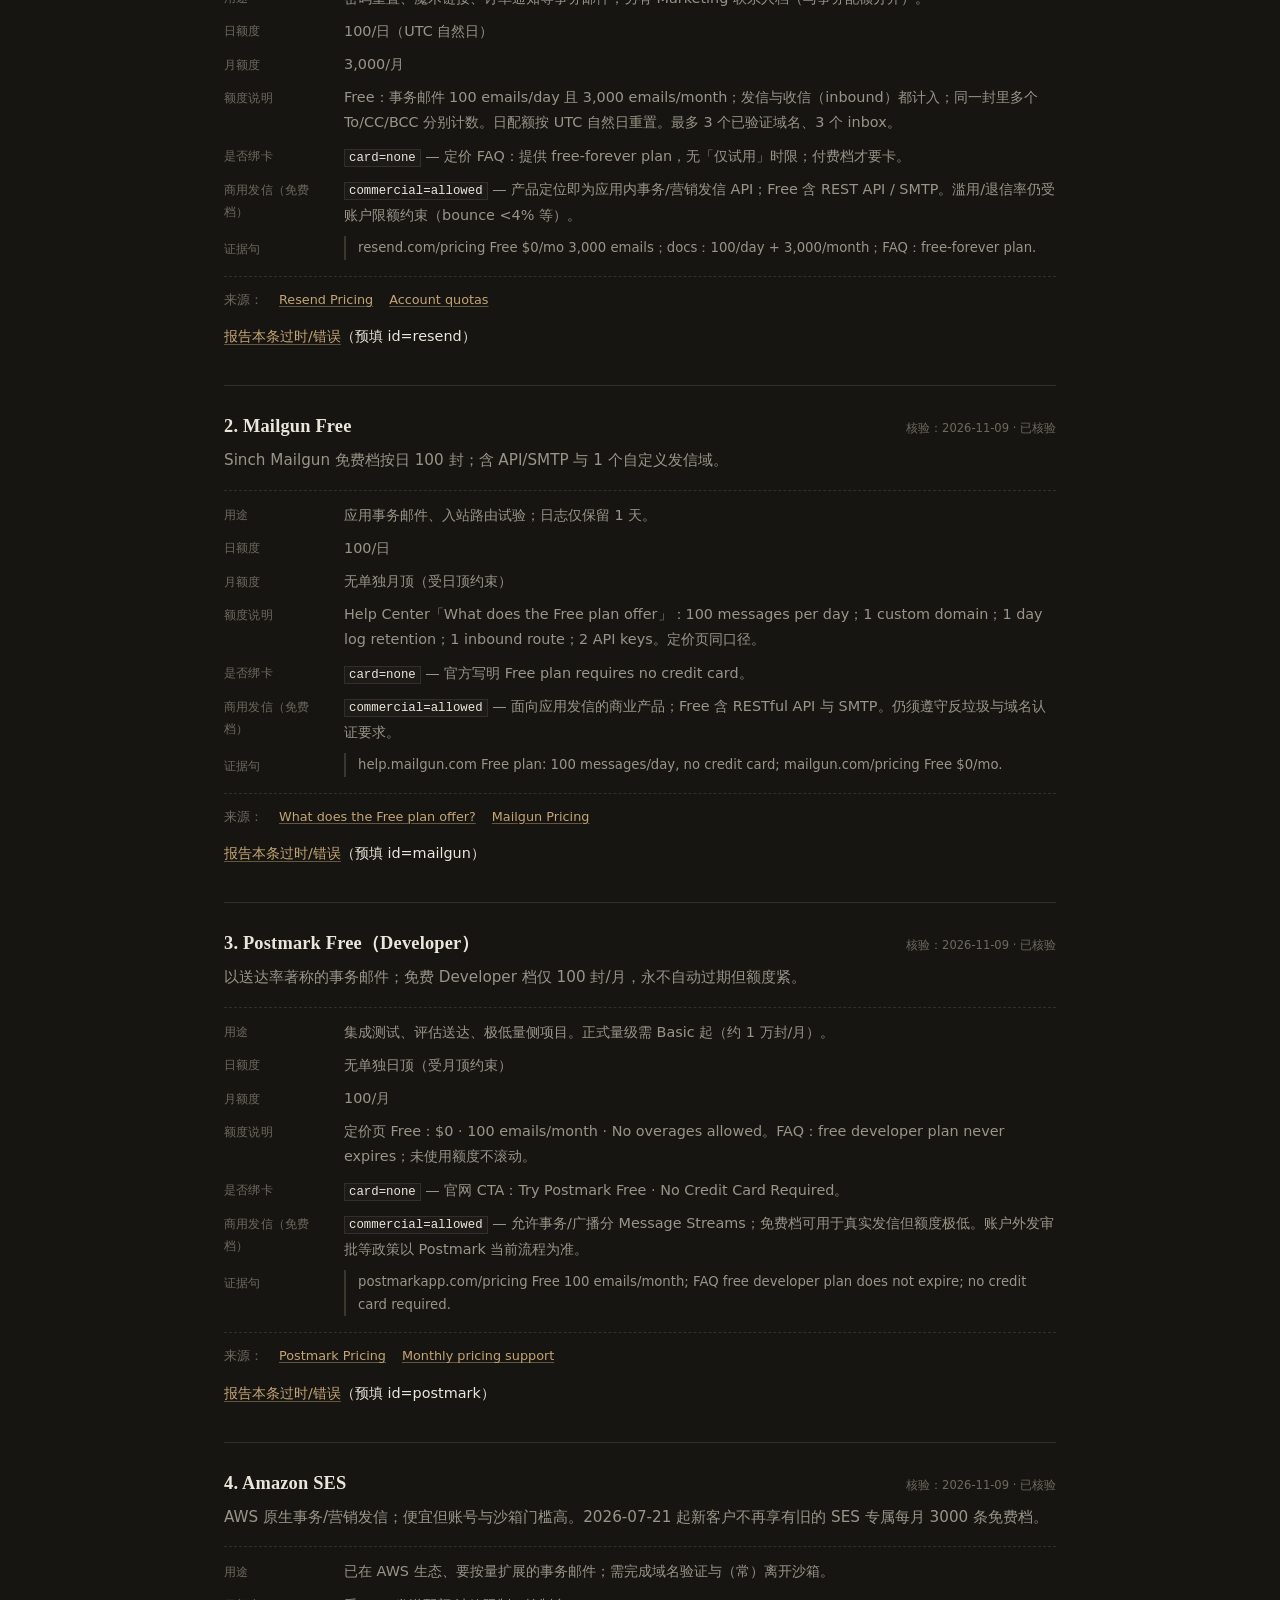
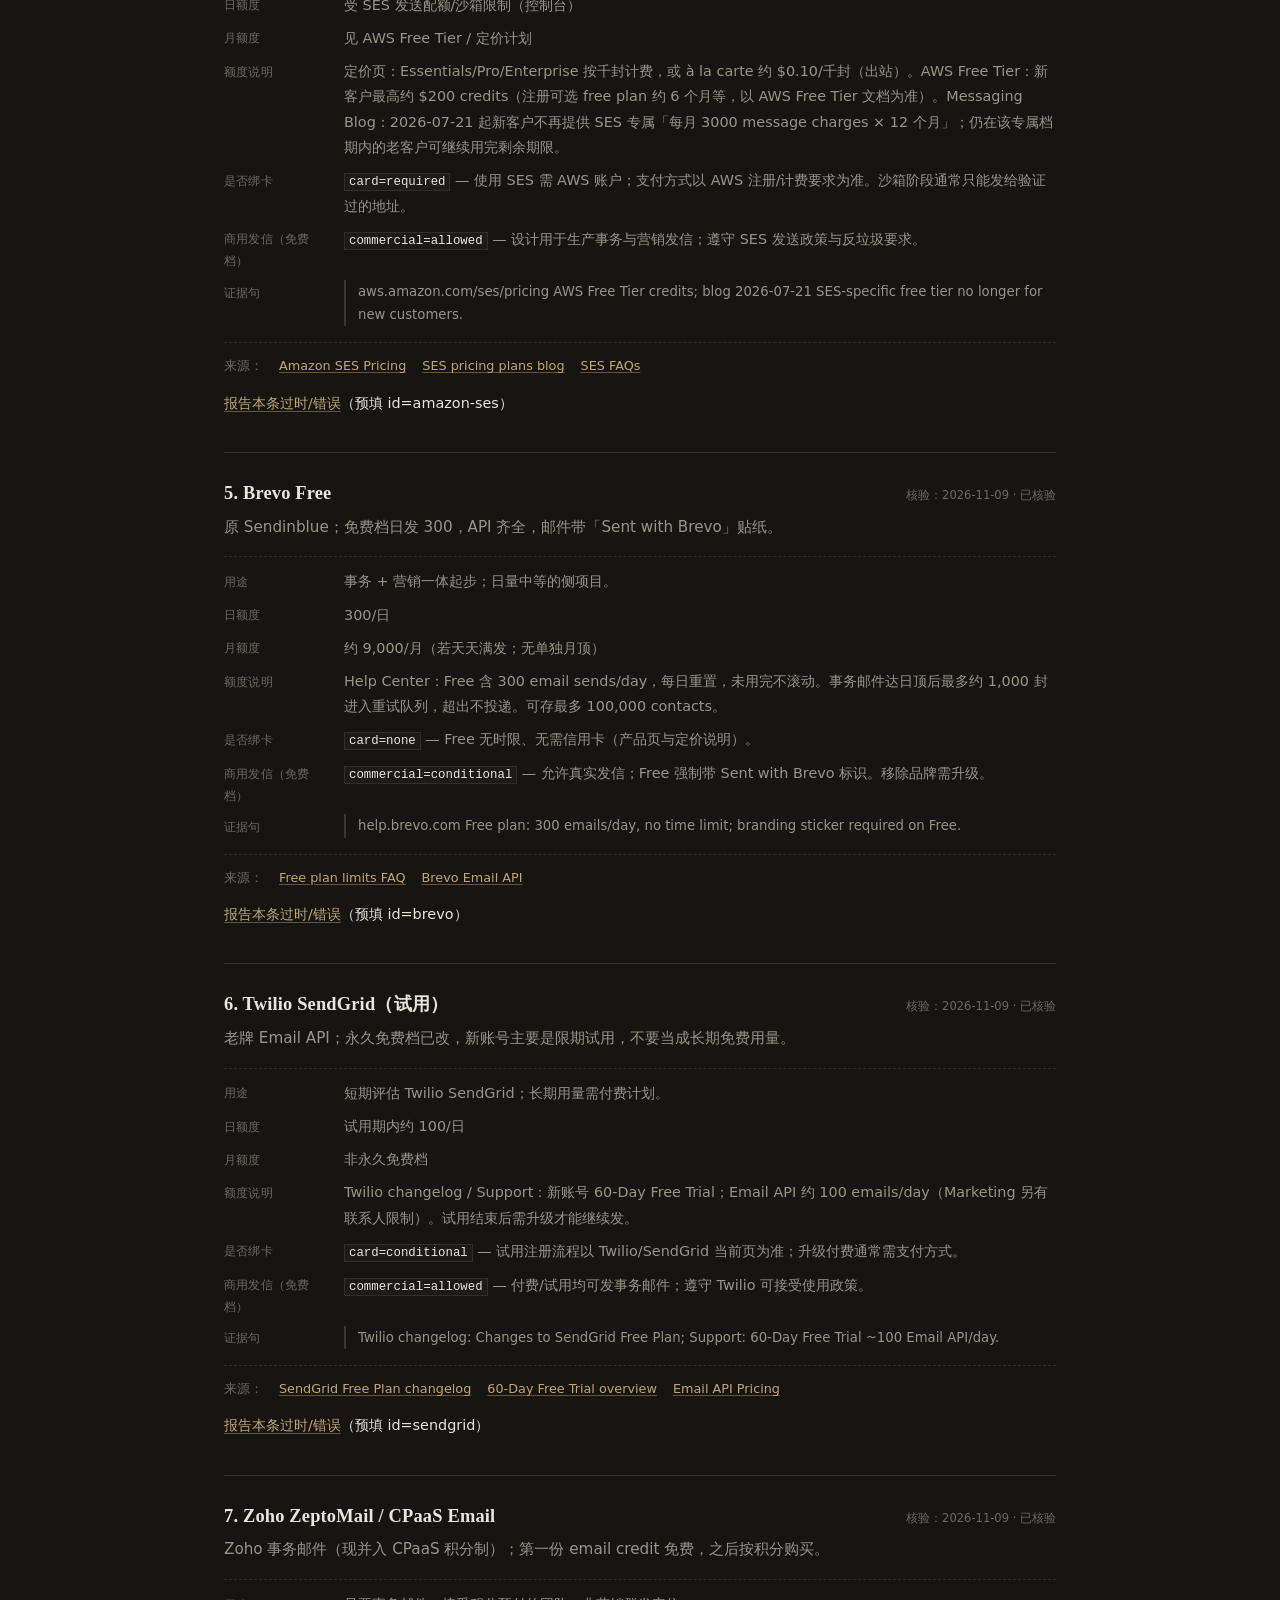
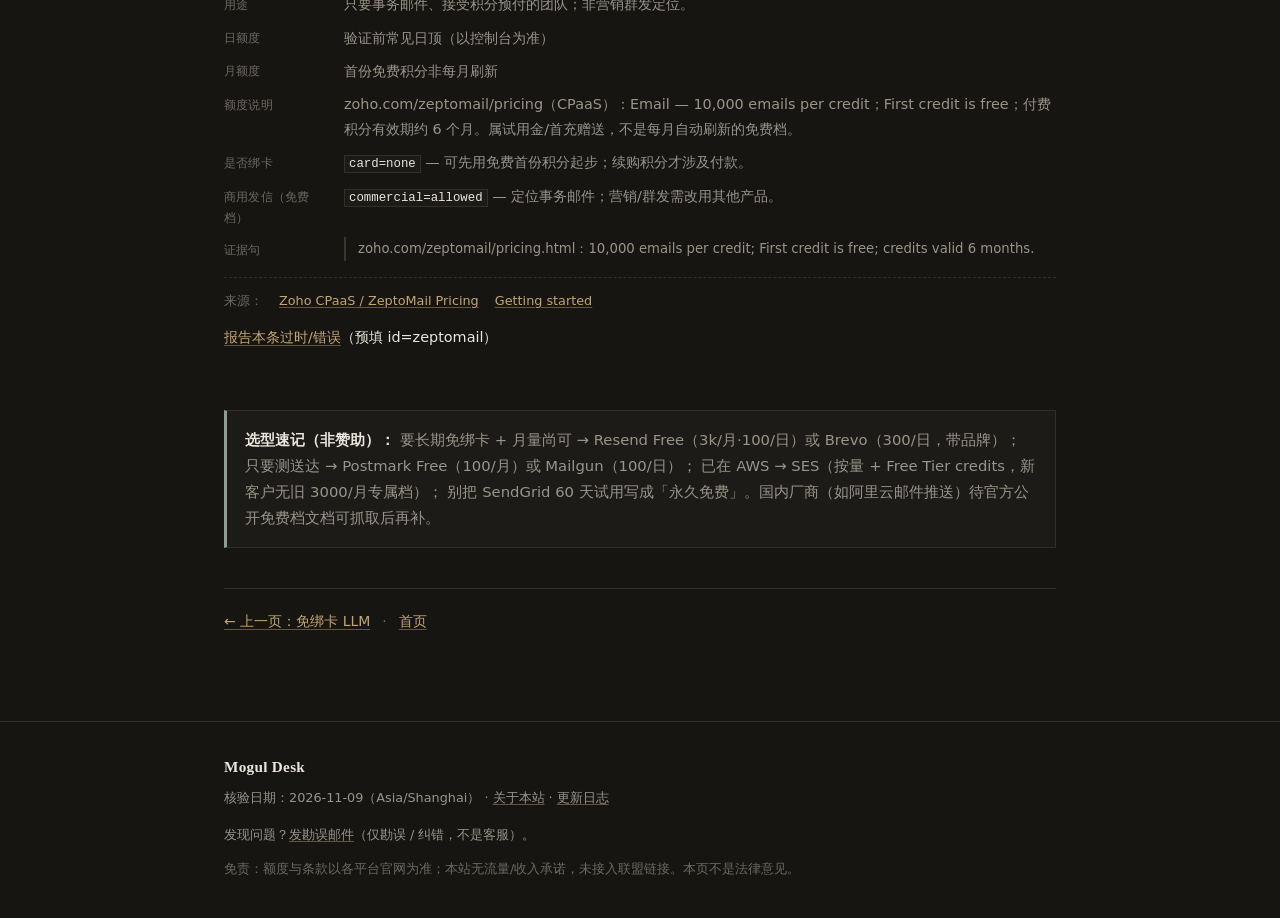
<file: pages/free-email-api.html>
<!DOCTYPE html>
<html lang="zh-CN">
<head>
  <meta charset="utf-8" />
  <meta name="viewport" content="width=device-width, initial-scale=1" />
  <title>免费事务邮件 API 对照：免绑卡、月/日额度与商用发信 · Mogul Desk</title>
  <meta name="description" content="Resend、Mailgun、Postmark、Amazon SES、Brevo、SendGrid、ZeptoMail 等免费/试用事务邮件 API：免绑卡、月日额度、可否商用发信（可核验）。" />
  <meta name="theme-color" content="#161512" />
  <link rel="icon" href="../assets/favicon.svg" type="image/svg+xml" />
  <link rel="canonical" href="https://prettych.github.io/mogul-desk/pages/free-email-api.html" />
  <meta property="og:title" content="免费事务邮件 API 对照：免绑卡、月/日额度与商用发信 · Mogul Desk" />
  <meta property="og:description" content="Resend、Mailgun、Postmark、Amazon SES、Brevo、SendGrid、ZeptoMail 等免费/试用事务邮件 API：免绑卡、月日额度、可否商用发信（可核验）。" />
  <meta property="og:type" content="article" />
  <meta property="og:url" content="https://prettych.github.io/mogul-desk/pages/free-email-api.html" />
  <meta property="og:locale" content="zh_CN" />
  <meta property="og:site_name" content="Mogul Desk" />
  <meta name="twitter:card" content="summary" />
  <meta name="twitter:title" content="免费事务邮件 API 对照：免绑卡、月/日额度与商用发信 · Mogul Desk" />
  <meta name="twitter:description" content="Resend、Mailgun、Postmark、Amazon SES、Brevo、SendGrid、ZeptoMail 等免费/试用事务邮件 API：免绑卡、月日额度、可否商用发信（可核验）。" />
  <link rel="stylesheet" href="../assets/styles.css" />
  <script type="application/ld+json">
{
  "@context": "https://schema.org",
  "@type": "ItemList",
  "name": "免费事务邮件 API 对照：免绑卡、月/日额度与商用发信",
  "description": "Resend、Mailgun、Postmark、Amazon SES、Brevo、SendGrid、ZeptoMail 等免费/试用事务邮件 API：免绑卡、月日额度、可否商用发信（可核验）。",
  "numberOfItems": 7,
  "itemListElement": [
    {
      "@type": "ListItem",
      "position": 1,
      "name": "Resend Free",
      "url": "https://prettych.github.io/mogul-desk/pages/free-email-api.html#resend"
    },
    {
      "@type": "ListItem",
      "position": 2,
      "name": "Mailgun Free",
      "url": "https://prettych.github.io/mogul-desk/pages/free-email-api.html#mailgun"
    },
    {
      "@type": "ListItem",
      "position": 3,
      "name": "Postmark Free（Developer）",
      "url": "https://prettych.github.io/mogul-desk/pages/free-email-api.html#postmark"
    },
    {
      "@type": "ListItem",
      "position": 4,
      "name": "Amazon SES",
      "url": "https://prettych.github.io/mogul-desk/pages/free-email-api.html#amazon-ses"
    },
    {
      "@type": "ListItem",
      "position": 5,
      "name": "Brevo Free",
      "url": "https://prettych.github.io/mogul-desk/pages/free-email-api.html#brevo"
    },
    {
      "@type": "ListItem",
      "position": 6,
      "name": "Twilio SendGrid（试用）",
      "url": "https://prettych.github.io/mogul-desk/pages/free-email-api.html#sendgrid"
    },
    {
      "@type": "ListItem",
      "position": 7,
      "name": "Zoho ZeptoMail / CPaaS Email",
      "url": "https://prettych.github.io/mogul-desk/pages/free-email-api.html#zeptomail"
    }
  ]
}
  </script>
</head>
<body>
<a class="skip-link" href="#main">跳到正文</a>
  <header class="site">
    <div class="inner">
      <a class="logo" href="../index.html"><span class="logo-mark" aria-hidden="true">M</span>Mogul <span>Desk</span></a>
      <nav aria-label="主导航">
        <a href="../index.html">首页</a>
        <a href="ai-daily.html">AI 日报</a>
        <a href="free-static-hosting.html">静态托管</a>
        <a href="free-tts-api.html">TTS API</a>
        <a href="free-llm-api-no-card.html">免绑卡 LLM</a>
        <a href="free-email-api.html" aria-current="page">事务邮件</a>
        <a href="changelog.html">更新日志</a>
        <a href="about.html">关于</a>
      </nav>
    </div>
  </header>

  <main id="main" class="wrap wrap--wide" tabindex="-1">
    <section class="hero hero--page">
      <span class="badge">对照页</span>
      <h1>免费事务邮件 API 对照：免绑卡、月/日额度与商用发信</h1>
      <p class="lead">
        静态站上线后下一步常搜「免费发验证码邮件」。本页对照事务邮件 API 的免绑卡、日/月额度与免费档能否商用发信。核验：2026-11-09（Asia/Shanghai）。线索可参考 free-for-dev，数字一律以官方文档为准。
      </p>
    </section>

    <div class="note">
      <strong>口径：</strong>
      <code>card</code> = none | required | conditional | unverified；
      <code>commercial</code> = allowed | conditional | forbidden | unverified。
      筛「免绑卡」= card=none；筛「可商用」只含 <strong>allowed</strong>（conditional 如带品牌贴纸的 Brevo Free 默认排除）。别把 SendGrid 试用当成永久免费档。
    </div>

    <h2>速览</h2>
    <div class="filter-bar" data-compare-root>
      <div class="filter-bar-top">
        <div class="filter-search">
          <label for="filter-q">搜索</label>
          <input type="search" id="filter-q" data-filter-search placeholder="服务名、额度、关键词…" autocomplete="off" />
        </div>
        <div class="filter-meta">
          <span data-filter-count></span>
          <button type="button" class="filter-clear" data-filter-clear>清除</button>
        </div>
      </div>
      <div class="filter-groups">
        <div class="filter-group" data-filter-group="card" role="group" aria-label="按是否绑卡筛选">
          <span class="filter-group-label">绑卡</span>
          <button type="button" class="filter-chip is-active" data-filter-value="" aria-pressed="true">全部</button>
          <button type="button" class="filter-chip" data-filter-value="none" aria-pressed="false">免绑卡起步</button>
          <button type="button" class="filter-chip" data-filter-value="conditional" aria-pressed="false">有条件</button>
          <button type="button" class="filter-chip" data-filter-value="required" aria-pressed="false">需要绑卡</button>
          <button type="button" class="filter-chip" data-filter-value="unverified" aria-pressed="false">待核实</button>
        </div>
        <div class="filter-group" data-filter-group="commercial" role="group" aria-label="按商用发信筛选">
          <span class="filter-group-label">商用发信</span>
          <button type="button" class="filter-chip is-active" data-filter-value="" aria-pressed="true">全部</button>
          <button type="button" class="filter-chip" data-filter-value="allowed" aria-pressed="false">可商用</button>
          <button type="button" class="filter-chip" data-filter-value="conditional" aria-pressed="false">有条件</button>
          <button type="button" class="filter-chip" data-filter-value="forbidden" aria-pressed="false">不可商用</button>
          <button type="button" class="filter-chip" data-filter-value="unverified" aria-pressed="false">待核实</button>
        </div>
      </div>
      <p class="filter-empty" data-filter-status hidden role="status">没有匹配的条目。试试换关键词，或点「清除」。</p>
    </div>
    <div class="table-scroll" tabindex="0" role="region" aria-label="对照表（可横向滚动）">
    <table class="compare" role="table">
      <thead>
        <tr>
          <th>服务</th>
          <th>免费档要点</th>
          <th>绑卡</th>
          <th>商用发信</th>
          <th></th>
        </tr>
      </thead>
      <tbody>
        <tr id="row-resend" data-entry="resend" data-card="none" data-commercial="allowed" data-verify-status="ok" data-verified="2026-11-09" data-search="Resend Free 3000 100 免绑卡">
          <td><a href="#resend">Resend Free</a><span class="table-verified" data-verified="2026-11-09">核验：2026-11-09 · 已核验</span></td>
          <td>3,000 封/月 · 100 封/日（UTC）</td>
          <td class="tag-ok"><span class="pill pill-ok">免绑卡（free-forever）</span></td>
          <td class="tag-ok"><span class="pill pill-ok">可商用事务邮件</span></td>
          <td><a class="errata-link" href="mailto:chengxixi@mail.grokbot.com?subject=Mogul%20Desk%20%E5%8B%98%E8%AF%AF%20%C2%B7%20free-email-api%20%C2%B7%20resend&body=%E9%A1%B5%E9%9D%A2%EF%BC%9Afree-email-api.html%0Aid%EF%BC%9Aresend%0A%E5%90%8D%E7%A7%B0%EF%BC%9AResend%20Free%0A%E5%8E%9F%E5%80%BC%EF%BC%9Acard%3Dnone%3B%20commercial%3Dallowed%0A%E9%97%AE%E9%A2%98%EF%BC%9A%0A%E5%AE%98%E6%96%B9%E6%9D%A5%E6%BA%90%E9%93%BE%E6%8E%A5%EF%BC%9A%0A%E5%BB%BA%E8%AE%AE%EF%BC%9A%0A">勘误</a></td>
        </tr>
        <tr id="row-mailgun" data-entry="mailgun" data-card="none" data-commercial="allowed" data-verify-status="ok" data-verified="2026-11-09" data-search="Mailgun Free 100/day no credit card">
          <td><a href="#mailgun">Mailgun Free</a><span class="table-verified" data-verified="2026-11-09">核验：2026-11-09 · 已核验</span></td>
          <td>100 封/日（约 3,000/月若天天满发）</td>
          <td class="tag-ok"><span class="pill pill-ok">免绑卡</span></td>
          <td class="tag-ok"><span class="pill pill-ok">可商用事务邮件</span></td>
          <td><a class="errata-link" href="mailto:chengxixi@mail.grokbot.com?subject=Mogul%20Desk%20%E5%8B%98%E8%AF%AF%20%C2%B7%20free-email-api%20%C2%B7%20mailgun&body=%E9%A1%B5%E9%9D%A2%EF%BC%9Afree-email-api.html%0Aid%EF%BC%9Amailgun%0A%E5%90%8D%E7%A7%B0%EF%BC%9AMailgun%20Free%0A%E5%8E%9F%E5%80%BC%EF%BC%9Acard%3Dnone%3B%20commercial%3Dallowed%0A%E9%97%AE%E9%A2%98%EF%BC%9A%0A%E5%AE%98%E6%96%B9%E6%9D%A5%E6%BA%90%E9%93%BE%E6%8E%A5%EF%BC%9A%0A%E5%BB%BA%E8%AE%AE%EF%BC%9A%0A">勘误</a></td>
        </tr>
        <tr id="row-postmark" data-entry="postmark" data-card="none" data-commercial="allowed" data-verify-status="ok" data-verified="2026-11-09" data-search="Postmark Free Developer 100/month">
          <td><a href="#postmark">Postmark Free（Developer）</a><span class="table-verified" data-verified="2026-11-09">核验：2026-11-09 · 已核验</span></td>
          <td>100 封/月 · 不可超额</td>
          <td class="tag-ok"><span class="pill pill-ok">免绑卡起步</span></td>
          <td class="tag-ok"><span class="pill pill-ok">可商用（低量测试/侧项目）</span></td>
          <td><a class="errata-link" href="mailto:chengxixi@mail.grokbot.com?subject=Mogul%20Desk%20%E5%8B%98%E8%AF%AF%20%C2%B7%20free-email-api%20%C2%B7%20postmark&body=%E9%A1%B5%E9%9D%A2%EF%BC%9Afree-email-api.html%0Aid%EF%BC%9Apostmark%0A%E5%90%8D%E7%A7%B0%EF%BC%9APostmark%20Free%EF%BC%88Developer%EF%BC%89%0A%E5%8E%9F%E5%80%BC%EF%BC%9Acard%3Dnone%3B%20commercial%3Dallowed%0A%E9%97%AE%E9%A2%98%EF%BC%9A%0A%E5%AE%98%E6%96%B9%E6%9D%A5%E6%BA%90%E9%93%BE%E6%8E%A5%EF%BC%9A%0A%E5%BB%BA%E8%AE%AE%EF%BC%9A%0A">勘误</a></td>
        </tr>
        <tr id="row-amazon-ses" data-entry="amazon-ses" data-card="required" data-commercial="allowed" data-verify-status="ok" data-verified="2026-11-09" data-search="Amazon SES Free Tier credits 2026 no 3000">
          <td><a href="#amazon-ses">Amazon SES</a><span class="table-verified" data-verified="2026-11-09">核验：2026-11-09 · 已核验</span></td>
          <td>按量计费；新客户靠 AWS Free Tier credits（无永久免费用量档）</td>
          <td class="tag-bad"><span class="pill pill-bad">通常要 AWS 支付方式</span></td>
          <td class="tag-ok"><span class="pill pill-ok">可商用（付费/credits）</span></td>
          <td><a class="errata-link" href="mailto:chengxixi@mail.grokbot.com?subject=Mogul%20Desk%20%E5%8B%98%E8%AF%AF%20%C2%B7%20free-email-api%20%C2%B7%20amazon-ses&body=%E9%A1%B5%E9%9D%A2%EF%BC%9Afree-email-api.html%0Aid%EF%BC%9Aamazon-ses%0A%E5%90%8D%E7%A7%B0%EF%BC%9AAmazon%20SES%0A%E5%8E%9F%E5%80%BC%EF%BC%9Acard%3Drequired%3B%20commercial%3Dallowed%0A%E9%97%AE%E9%A2%98%EF%BC%9A%0A%E5%AE%98%E6%96%B9%E6%9D%A5%E6%BA%90%E9%93%BE%E6%8E%A5%EF%BC%9A%0A%E5%BB%BA%E8%AE%AE%EF%BC%9A%0A">勘误</a></td>
        </tr>
        <tr id="row-brevo" data-entry="brevo" data-card="none" data-commercial="conditional" data-verify-status="ok" data-verified="2026-11-09" data-search="Brevo Free 300/day branding">
          <td><a href="#brevo">Brevo Free</a><span class="table-verified" data-verified="2026-11-09">核验：2026-11-09 · 已核验</span></td>
          <td>300 封/日（事务+营销共用日顶）</td>
          <td class="tag-ok"><span class="pill pill-ok">免绑卡、无时限</span></td>
          <td class="tag-warn"><span class="pill pill-warn">可用，但带 Brevo 品牌标识</span></td>
          <td><a class="errata-link" href="mailto:chengxixi@mail.grokbot.com?subject=Mogul%20Desk%20%E5%8B%98%E8%AF%AF%20%C2%B7%20free-email-api%20%C2%B7%20brevo&body=%E9%A1%B5%E9%9D%A2%EF%BC%9Afree-email-api.html%0Aid%EF%BC%9Abrevo%0A%E5%90%8D%E7%A7%B0%EF%BC%9ABrevo%20Free%0A%E5%8E%9F%E5%80%BC%EF%BC%9Acard%3Dnone%3B%20commercial%3Dconditional%0A%E9%97%AE%E9%A2%98%EF%BC%9A%0A%E5%AE%98%E6%96%B9%E6%9D%A5%E6%BA%90%E9%93%BE%E6%8E%A5%EF%BC%9A%0A%E5%BB%BA%E8%AE%AE%EF%BC%9A%0A">勘误</a></td>
        </tr>
        <tr id="row-sendgrid" data-entry="sendgrid" data-card="conditional" data-commercial="allowed" data-verify-status="ok" data-verified="2026-11-09" data-search="SendGrid 60 day trial 100/day not forever free">
          <td><a href="#sendgrid">Twilio SendGrid（试用）</a><span class="table-verified" data-verified="2026-11-09">核验：2026-11-09 · 已核验</span></td>
          <td>新账号约 60 天试用 · 约 100 封 API/日</td>
          <td class="tag-warn"><span class="pill pill-warn">试用后需升级（常要卡）</span></td>
          <td class="tag-ok"><span class="pill pill-ok">可商用（试用/付费）</span></td>
          <td><a class="errata-link" href="mailto:chengxixi@mail.grokbot.com?subject=Mogul%20Desk%20%E5%8B%98%E8%AF%AF%20%C2%B7%20free-email-api%20%C2%B7%20sendgrid&body=%E9%A1%B5%E9%9D%A2%EF%BC%9Afree-email-api.html%0Aid%EF%BC%9Asendgrid%0A%E5%90%8D%E7%A7%B0%EF%BC%9ATwilio%20SendGrid%EF%BC%88%E8%AF%95%E7%94%A8%EF%BC%89%0A%E5%8E%9F%E5%80%BC%EF%BC%9Acard%3Dconditional%3B%20commercial%3Dallowed%0A%E9%97%AE%E9%A2%98%EF%BC%9A%0A%E5%AE%98%E6%96%B9%E6%9D%A5%E6%BA%90%E9%93%BE%E6%8E%A5%EF%BC%9A%0A%E5%BB%BA%E8%AE%AE%EF%BC%9A%0A">勘误</a></td>
        </tr>
        <tr id="row-zeptomail" data-entry="zeptomail" data-card="none" data-commercial="allowed" data-verify-status="ok" data-verified="2026-11-09" data-search="ZeptoMail first credit free 10000">
          <td><a href="#zeptomail">Zoho ZeptoMail / CPaaS Email</a><span class="table-verified" data-verified="2026-11-09">核验：2026-11-09 · 已核验</span></td>
          <td>首份积分免费：1 万封；用尽后购积分</td>
          <td class="tag-ok"><span class="pill pill-ok">起步免绑卡（积分制）</span></td>
          <td class="tag-ok"><span class="pill pill-ok">可商用事务邮件</span></td>
          <td><a class="errata-link" href="mailto:chengxixi@mail.grokbot.com?subject=Mogul%20Desk%20%E5%8B%98%E8%AF%AF%20%C2%B7%20free-email-api%20%C2%B7%20zeptomail&body=%E9%A1%B5%E9%9D%A2%EF%BC%9Afree-email-api.html%0Aid%EF%BC%9Azeptomail%0A%E5%90%8D%E7%A7%B0%EF%BC%9AZoho%20ZeptoMail%20/%20CPaaS%20Email%0A%E5%8E%9F%E5%80%BC%EF%BC%9Acard%3Dnone%3B%20commercial%3Dallowed%0A%E9%97%AE%E9%A2%98%EF%BC%9A%0A%E5%AE%98%E6%96%B9%E6%9D%A5%E6%BA%90%E9%93%BE%E6%8E%A5%EF%BC%9A%0A%E5%BB%BA%E8%AE%AE%EF%BC%9A%0A">勘误</a></td>
        </tr>
      </tbody>
    </table>
    </div>

    <h2 id="entries">逐条说明</h2>

    <article class="entry" id="resend" data-entry="resend" data-card="none" data-commercial="allowed" data-verify-status="ok" data-verified="2026-11-09" data-search="Resend Free 3000 100 免绑卡">
      <div class="entry-head">
        <h3>1. Resend Free</h3>
        <span class="verified" data-verified="2026-11-09">核验：2026-11-09 · 已核验</span>
      </div>
      <p class="one-liner">开发者向事务邮件 API；免费档有明确日/月双顶，适合验证码与产品通知起步。</p>
      <dl>
        <dt>用途</dt>
        <dd>密码重置、魔术链接、订单通知等事务邮件；另有 Marketing 联系人档（与事务配额分开）。</dd>
        <dt>日额度</dt>
        <dd>100/日（UTC 自然日）</dd>
        <dt>月额度</dt>
        <dd>3,000/月</dd>
        <dt>额度说明</dt>
        <dd>Free：事务邮件 100 emails/day 且 3,000 emails/month；发信与收信（inbound）都计入；同一封里多个 To/CC/BCC 分别计数。日配额按 UTC 自然日重置。最多 3 个已验证域名、3 个 inbox。</dd>
        <dt>是否绑卡</dt>
        <dd><code>card=none</code> — 定价 FAQ：提供 free-forever plan，无「仅试用」时限；付费档才要卡。</dd>
        <dt>商用发信（免费档）</dt>
        <dd><code>commercial=allowed</code> — 产品定位即为应用内事务/营销发信 API；Free 含 REST API / SMTP。滥用/退信率仍受账户限额约束（bounce &lt;4% 等）。</dd>
        <dt>证据句</dt>
        <dd class="evidence">resend.com/pricing Free $0/mo 3,000 emails；docs：100/day + 3,000/month；FAQ：free-forever plan.</dd>
      </dl>
      <p class="sources">
        来源：
        <a href="https://resend.com/pricing" rel="noopener" target="_blank">Resend Pricing</a>
        <a href="https://www.resend.com/docs/knowledge-base/account-quotas-and-limits" rel="noopener" target="_blank">Account quotas</a>
      </p>
      <p class="entry-errata"><a href="mailto:chengxixi@mail.grokbot.com?subject=Mogul%20Desk%20%E5%8B%98%E8%AF%AF%20%C2%B7%20free-email-api%20%C2%B7%20resend&body=%E9%A1%B5%E9%9D%A2%EF%BC%9Afree-email-api.html%0Aid%EF%BC%9Aresend%0A%E5%90%8D%E7%A7%B0%EF%BC%9AResend%20Free%0A%E5%8E%9F%E5%80%BC%EF%BC%9Acard%3Dnone%3B%20commercial%3Dallowed%0A%E9%97%AE%E9%A2%98%EF%BC%9A%0A%E5%AE%98%E6%96%B9%E6%9D%A5%E6%BA%90%E9%93%BE%E6%8E%A5%EF%BC%9A%0A%E5%BB%BA%E8%AE%AE%EF%BC%9A%0A">报告本条过时/错误</a>（预填 id=resend）</p>
    </article>

    <article class="entry" id="mailgun" data-entry="mailgun" data-card="none" data-commercial="allowed" data-verify-status="ok" data-verified="2026-11-09" data-search="Mailgun Free 100/day no credit card">
      <div class="entry-head">
        <h3>2. Mailgun Free</h3>
        <span class="verified" data-verified="2026-11-09">核验：2026-11-09 · 已核验</span>
      </div>
      <p class="one-liner">Sinch Mailgun 免费档按日 100 封；含 API/SMTP 与 1 个自定义发信域。</p>
      <dl>
        <dt>用途</dt>
        <dd>应用事务邮件、入站路由试验；日志仅保留 1 天。</dd>
        <dt>日额度</dt>
        <dd>100/日</dd>
        <dt>月额度</dt>
        <dd>无单独月顶（受日顶约束）</dd>
        <dt>额度说明</dt>
        <dd>Help Center「What does the Free plan offer」：100 messages per day；1 custom domain；1 day log retention；1 inbound route；2 API keys。定价页同口径。</dd>
        <dt>是否绑卡</dt>
        <dd><code>card=none</code> — 官方写明 Free plan requires no credit card。</dd>
        <dt>商用发信（免费档）</dt>
        <dd><code>commercial=allowed</code> — 面向应用发信的商业产品；Free 含 RESTful API 与 SMTP。仍须遵守反垃圾与域名认证要求。</dd>
        <dt>证据句</dt>
        <dd class="evidence">help.mailgun.com Free plan: 100 messages/day, no credit card; mailgun.com/pricing Free $0/mo.</dd>
      </dl>
      <p class="sources">
        来源：
        <a href="https://help.mailgun.com/hc/en-us/articles/203068914-What-does-the-Free-plan-offer" rel="noopener" target="_blank">What does the Free plan offer?</a>
        <a href="https://www.mailgun.com/pricing/" rel="noopener" target="_blank">Mailgun Pricing</a>
      </p>
      <p class="entry-errata"><a href="mailto:chengxixi@mail.grokbot.com?subject=Mogul%20Desk%20%E5%8B%98%E8%AF%AF%20%C2%B7%20free-email-api%20%C2%B7%20mailgun&body=%E9%A1%B5%E9%9D%A2%EF%BC%9Afree-email-api.html%0Aid%EF%BC%9Amailgun%0A%E5%90%8D%E7%A7%B0%EF%BC%9AMailgun%20Free%0A%E5%8E%9F%E5%80%BC%EF%BC%9Acard%3Dnone%3B%20commercial%3Dallowed%0A%E9%97%AE%E9%A2%98%EF%BC%9A%0A%E5%AE%98%E6%96%B9%E6%9D%A5%E6%BA%90%E9%93%BE%E6%8E%A5%EF%BC%9A%0A%E5%BB%BA%E8%AE%AE%EF%BC%9A%0A">报告本条过时/错误</a>（预填 id=mailgun）</p>
    </article>

    <article class="entry" id="postmark" data-entry="postmark" data-card="none" data-commercial="allowed" data-verify-status="ok" data-verified="2026-11-09" data-search="Postmark Free Developer 100/month">
      <div class="entry-head">
        <h3>3. Postmark Free（Developer）</h3>
        <span class="verified" data-verified="2026-11-09">核验：2026-11-09 · 已核验</span>
      </div>
      <p class="one-liner">以送达率著称的事务邮件；免费 Developer 档仅 100 封/月，永不自动过期但额度紧。</p>
      <dl>
        <dt>用途</dt>
        <dd>集成测试、评估送达、极低量侧项目。正式量级需 Basic 起（约 1 万封/月）。</dd>
        <dt>日额度</dt>
        <dd>无单独日顶（受月顶约束）</dd>
        <dt>月额度</dt>
        <dd>100/月</dd>
        <dt>额度说明</dt>
        <dd>定价页 Free：$0 · 100 emails/month · No overages allowed。FAQ：free developer plan never expires；未使用额度不滚动。</dd>
        <dt>是否绑卡</dt>
        <dd><code>card=none</code> — 官网 CTA：Try Postmark Free · No Credit Card Required。</dd>
        <dt>商用发信（免费档）</dt>
        <dd><code>commercial=allowed</code> — 允许事务/广播分 Message Streams；免费档可用于真实发信但额度极低。账户外发审批等政策以 Postmark 当前流程为准。</dd>
        <dt>证据句</dt>
        <dd class="evidence">postmarkapp.com/pricing Free 100 emails/month; FAQ free developer plan does not expire; no credit card required.</dd>
      </dl>
      <p class="sources">
        来源：
        <a href="https://postmarkapp.com/pricing" rel="noopener" target="_blank">Postmark Pricing</a>
        <a href="https://postmarkapp.com/support/article/1107-how-does-monthly-pricing-work" rel="noopener" target="_blank">Monthly pricing support</a>
      </p>
      <p class="entry-errata"><a href="mailto:chengxixi@mail.grokbot.com?subject=Mogul%20Desk%20%E5%8B%98%E8%AF%AF%20%C2%B7%20free-email-api%20%C2%B7%20postmark&body=%E9%A1%B5%E9%9D%A2%EF%BC%9Afree-email-api.html%0Aid%EF%BC%9Apostmark%0A%E5%90%8D%E7%A7%B0%EF%BC%9APostmark%20Free%EF%BC%88Developer%EF%BC%89%0A%E5%8E%9F%E5%80%BC%EF%BC%9Acard%3Dnone%3B%20commercial%3Dallowed%0A%E9%97%AE%E9%A2%98%EF%BC%9A%0A%E5%AE%98%E6%96%B9%E6%9D%A5%E6%BA%90%E9%93%BE%E6%8E%A5%EF%BC%9A%0A%E5%BB%BA%E8%AE%AE%EF%BC%9A%0A">报告本条过时/错误</a>（预填 id=postmark）</p>
    </article>

    <article class="entry" id="amazon-ses" data-entry="amazon-ses" data-card="required" data-commercial="allowed" data-verify-status="ok" data-verified="2026-11-09" data-search="Amazon SES Free Tier credits 2026 no 3000">
      <div class="entry-head">
        <h3>4. Amazon SES</h3>
        <span class="verified" data-verified="2026-11-09">核验：2026-11-09 · 已核验</span>
      </div>
      <p class="one-liner">AWS 原生事务/营销发信；便宜但账号与沙箱门槛高。2026-07-21 起新客户不再享有旧的 SES 专属每月 3000 条免费档。</p>
      <dl>
        <dt>用途</dt>
        <dd>已在 AWS 生态、要按量扩展的事务邮件；需完成域名验证与（常）离开沙箱。</dd>
        <dt>日额度</dt>
        <dd>受 SES 发送配额/沙箱限制（控制台）</dd>
        <dt>月额度</dt>
        <dd>见 AWS Free Tier / 定价计划</dd>
        <dt>额度说明</dt>
        <dd>定价页：Essentials/Pro/Enterprise 按千封计费，或 à la carte 约 $0.10/千封（出站）。AWS Free Tier：新客户最高约 $200 credits（注册可选 free plan 约 6 个月等，以 AWS Free Tier 文档为准）。Messaging Blog：2026-07-21 起新客户不再提供 SES 专属「每月 3000 message charges × 12 个月」；仍在该专属档期内的老客户可继续用完剩余期限。</dd>
        <dt>是否绑卡</dt>
        <dd><code>card=required</code> — 使用 SES 需 AWS 账户；支付方式以 AWS 注册/计费要求为准。沙箱阶段通常只能发给验证过的地址。</dd>
        <dt>商用发信（免费档）</dt>
        <dd><code>commercial=allowed</code> — 设计用于生产事务与营销发信；遵守 SES 发送政策与反垃圾要求。</dd>
        <dt>证据句</dt>
        <dd class="evidence">aws.amazon.com/ses/pricing AWS Free Tier credits; blog 2026-07-21 SES-specific free tier no longer for new customers.</dd>
      </dl>
      <p class="sources">
        来源：
        <a href="https://aws.amazon.com/ses/pricing/" rel="noopener" target="_blank">Amazon SES Pricing</a>
        <a href="https://aws.amazon.com/blogs/messaging-and-targeting/introducing-amazon-simple-email-service-ses-pricing-plans/" rel="noopener" target="_blank">SES pricing plans blog</a>
        <a href="https://aws.amazon.com/ses/faqs/" rel="noopener" target="_blank">SES FAQs</a>
      </p>
      <p class="entry-errata"><a href="mailto:chengxixi@mail.grokbot.com?subject=Mogul%20Desk%20%E5%8B%98%E8%AF%AF%20%C2%B7%20free-email-api%20%C2%B7%20amazon-ses&body=%E9%A1%B5%E9%9D%A2%EF%BC%9Afree-email-api.html%0Aid%EF%BC%9Aamazon-ses%0A%E5%90%8D%E7%A7%B0%EF%BC%9AAmazon%20SES%0A%E5%8E%9F%E5%80%BC%EF%BC%9Acard%3Drequired%3B%20commercial%3Dallowed%0A%E9%97%AE%E9%A2%98%EF%BC%9A%0A%E5%AE%98%E6%96%B9%E6%9D%A5%E6%BA%90%E9%93%BE%E6%8E%A5%EF%BC%9A%0A%E5%BB%BA%E8%AE%AE%EF%BC%9A%0A">报告本条过时/错误</a>（预填 id=amazon-ses）</p>
    </article>

    <article class="entry" id="brevo" data-entry="brevo" data-card="none" data-commercial="conditional" data-verify-status="ok" data-verified="2026-11-09" data-search="Brevo Free 300/day branding">
      <div class="entry-head">
        <h3>5. Brevo Free</h3>
        <span class="verified" data-verified="2026-11-09">核验：2026-11-09 · 已核验</span>
      </div>
      <p class="one-liner">原 Sendinblue；免费档日发 300，API 齐全，邮件带「Sent with Brevo」贴纸。</p>
      <dl>
        <dt>用途</dt>
        <dd>事务 + 营销一体起步；日量中等的侧项目。</dd>
        <dt>日额度</dt>
        <dd>300/日</dd>
        <dt>月额度</dt>
        <dd>约 9,000/月（若天天满发；无单独月顶）</dd>
        <dt>额度说明</dt>
        <dd>Help Center：Free 含 300 email sends/day，每日重置，未用完不滚动。事务邮件达日顶后最多约 1,000 封进入重试队列，超出不投递。可存最多 100,000 contacts。</dd>
        <dt>是否绑卡</dt>
        <dd><code>card=none</code> — Free 无时限、无需信用卡（产品页与定价说明）。</dd>
        <dt>商用发信（免费档）</dt>
        <dd><code>commercial=conditional</code> — 允许真实发信；Free 强制带 Sent with Brevo 标识。移除品牌需升级。</dd>
        <dt>证据句</dt>
        <dd class="evidence">help.brevo.com Free plan: 300 emails/day, no time limit; branding sticker required on Free.</dd>
      </dl>
      <p class="sources">
        来源：
        <a href="https://help.brevo.com/hc/en-us/articles/208580669-FAQs-What-are-the-limits-of-the-Free-plan" rel="noopener" target="_blank">Free plan limits FAQ</a>
        <a href="https://www.brevo.com/features/email-api/" rel="noopener" target="_blank">Brevo Email API</a>
      </p>
      <p class="entry-errata"><a href="mailto:chengxixi@mail.grokbot.com?subject=Mogul%20Desk%20%E5%8B%98%E8%AF%AF%20%C2%B7%20free-email-api%20%C2%B7%20brevo&body=%E9%A1%B5%E9%9D%A2%EF%BC%9Afree-email-api.html%0Aid%EF%BC%9Abrevo%0A%E5%90%8D%E7%A7%B0%EF%BC%9ABrevo%20Free%0A%E5%8E%9F%E5%80%BC%EF%BC%9Acard%3Dnone%3B%20commercial%3Dconditional%0A%E9%97%AE%E9%A2%98%EF%BC%9A%0A%E5%AE%98%E6%96%B9%E6%9D%A5%E6%BA%90%E9%93%BE%E6%8E%A5%EF%BC%9A%0A%E5%BB%BA%E8%AE%AE%EF%BC%9A%0A">报告本条过时/错误</a>（预填 id=brevo）</p>
    </article>

    <article class="entry" id="sendgrid" data-entry="sendgrid" data-card="conditional" data-commercial="allowed" data-verify-status="ok" data-verified="2026-11-09" data-search="SendGrid 60 day trial 100/day not forever free">
      <div class="entry-head">
        <h3>6. Twilio SendGrid（试用）</h3>
        <span class="verified" data-verified="2026-11-09">核验：2026-11-09 · 已核验</span>
      </div>
      <p class="one-liner">老牌 Email API；永久免费档已改，新账号主要是限期试用，不要当成长期免费用量。</p>
      <dl>
        <dt>用途</dt>
        <dd>短期评估 Twilio SendGrid；长期用量需付费计划。</dd>
        <dt>日额度</dt>
        <dd>试用期内约 100/日</dd>
        <dt>月额度</dt>
        <dd>非永久免费档</dd>
        <dt>额度说明</dt>
        <dd>Twilio changelog / Support：新账号 60-Day Free Trial；Email API 约 100 emails/day（Marketing 另有联系人限制）。试用结束后需升级才能继续发。</dd>
        <dt>是否绑卡</dt>
        <dd><code>card=conditional</code> — 试用注册流程以 Twilio/SendGrid 当前页为准；升级付费通常需支付方式。</dd>
        <dt>商用发信（免费档）</dt>
        <dd><code>commercial=allowed</code> — 付费/试用均可发事务邮件；遵守 Twilio 可接受使用政策。</dd>
        <dt>证据句</dt>
        <dd class="evidence">Twilio changelog: Changes to SendGrid Free Plan; Support: 60-Day Free Trial ~100 Email API/day.</dd>
      </dl>
      <p class="sources">
        来源：
        <a href="https://www.twilio.com/en-us/changelog/sendgrid-free-plan" rel="noopener" target="_blank">SendGrid Free Plan changelog</a>
        <a href="https://support.sendgrid.com/hc/en-us/articles/35270136965403-Overview-of-60-Day-Free-Trial-Plans-for-New-SendGrid-Accounts" rel="noopener" target="_blank">60-Day Free Trial overview</a>
        <a href="https://www.twilio.com/en-us/products/email-api/pricing" rel="noopener" target="_blank">Email API Pricing</a>
      </p>
      <p class="entry-errata"><a href="mailto:chengxixi@mail.grokbot.com?subject=Mogul%20Desk%20%E5%8B%98%E8%AF%AF%20%C2%B7%20free-email-api%20%C2%B7%20sendgrid&body=%E9%A1%B5%E9%9D%A2%EF%BC%9Afree-email-api.html%0Aid%EF%BC%9Asendgrid%0A%E5%90%8D%E7%A7%B0%EF%BC%9ATwilio%20SendGrid%EF%BC%88%E8%AF%95%E7%94%A8%EF%BC%89%0A%E5%8E%9F%E5%80%BC%EF%BC%9Acard%3Dconditional%3B%20commercial%3Dallowed%0A%E9%97%AE%E9%A2%98%EF%BC%9A%0A%E5%AE%98%E6%96%B9%E6%9D%A5%E6%BA%90%E9%93%BE%E6%8E%A5%EF%BC%9A%0A%E5%BB%BA%E8%AE%AE%EF%BC%9A%0A">报告本条过时/错误</a>（预填 id=sendgrid）</p>
    </article>

    <article class="entry" id="zeptomail" data-entry="zeptomail" data-card="none" data-commercial="allowed" data-verify-status="ok" data-verified="2026-11-09" data-search="ZeptoMail first credit free 10000">
      <div class="entry-head">
        <h3>7. Zoho ZeptoMail / CPaaS Email</h3>
        <span class="verified" data-verified="2026-11-09">核验：2026-11-09 · 已核验</span>
      </div>
      <p class="one-liner">Zoho 事务邮件（现并入 CPaaS 积分制）；第一份 email credit 免费，之后按积分购买。</p>
      <dl>
        <dt>用途</dt>
        <dd>只要事务邮件、接受积分预付的团队；非营销群发定位。</dd>
        <dt>日额度</dt>
        <dd>验证前常见日顶（以控制台为准）</dd>
        <dt>月额度</dt>
        <dd>首份免费积分非每月刷新</dd>
        <dt>额度说明</dt>
        <dd>zoho.com/zeptomail/pricing（CPaaS）：Email — 10,000 emails per credit；First credit is free；付费积分有效期约 6 个月。属试用金/首充赠送，不是每月自动刷新的免费档。</dd>
        <dt>是否绑卡</dt>
        <dd><code>card=none</code> — 可先用免费首份积分起步；续购积分才涉及付款。</dd>
        <dt>商用发信（免费档）</dt>
        <dd><code>commercial=allowed</code> — 定位事务邮件；营销/群发需改用其他产品。</dd>
        <dt>证据句</dt>
        <dd class="evidence">zoho.com/zeptomail/pricing.html：10,000 emails per credit; First credit is free; credits valid 6 months.</dd>
      </dl>
      <p class="sources">
        来源：
        <a href="https://www.zoho.com/zeptomail/pricing.html" rel="noopener" target="_blank">Zoho CPaaS / ZeptoMail Pricing</a>
        <a href="https://www.zoho.com/zeptomail/help/getting-started.html" rel="noopener" target="_blank">Getting started</a>
      </p>
      <p class="entry-errata"><a href="mailto:chengxixi@mail.grokbot.com?subject=Mogul%20Desk%20%E5%8B%98%E8%AF%AF%20%C2%B7%20free-email-api%20%C2%B7%20zeptomail&body=%E9%A1%B5%E9%9D%A2%EF%BC%9Afree-email-api.html%0Aid%EF%BC%9Azeptomail%0A%E5%90%8D%E7%A7%B0%EF%BC%9AZoho%20ZeptoMail%20/%20CPaaS%20Email%0A%E5%8E%9F%E5%80%BC%EF%BC%9Acard%3Dnone%3B%20commercial%3Dallowed%0A%E9%97%AE%E9%A2%98%EF%BC%9A%0A%E5%AE%98%E6%96%B9%E6%9D%A5%E6%BA%90%E9%93%BE%E6%8E%A5%EF%BC%9A%0A%E5%BB%BA%E8%AE%AE%EF%BC%9A%0A">报告本条过时/错误</a>（预填 id=zeptomail）</p>
    </article>

    <div class="note">
      <strong>选型速记（非赞助）：</strong>
      要长期免绑卡 + 月量尚可 → Resend Free（3k/月·100/日）或 Brevo（300/日，带品牌）；
      只要测送达 → Postmark Free（100/月）或 Mailgun（100/日）；
      已在 AWS → SES（按量 + Free Tier credits，新客户无旧 3000/月专属档）；
      别把 SendGrid 60 天试用写成「永久免费」。国内厂商（如阿里云邮件推送）待官方公开免费档文档可抓取后再补。
    </div>

    <p class="pager"><a href="free-llm-api-no-card.html">← 上一页：免绑卡 LLM</a> · <a href="../index.html">首页</a></p>
  </main>

  <footer class="site">
    <div class="wrap wrap--wide">
      <p class="footer-brand">Mogul Desk</p>
      <p class="footer-meta">核验日期：2026-11-09（Asia/Shanghai） · <a href="about.html">关于本站</a> · <a href="changelog.html">更新日志</a></p>
      <p class="footer-errata">发现问题？<a href="mailto:chengxixi@mail.grokbot.com?subject=Mogul%20Desk%20%E5%8B%98%E8%AF%AF&body=%E9%A1%B5%E9%9D%A2%EF%BC%9Afree-email-api.html%5Cnid%EF%BC%9A%5Cn%E5%8E%9F%E5%80%BC%EF%BC%9A%5Cn%E9%97%AE%E9%A2%98%EF%BC%9A%5Cn%E5%BB%BA%E8%AE%AE%EF%BC%9A">发勘误邮件</a>（仅勘误 / 纠错，不是客服）。</p>
      <p class="footer-disclaimer">免责：额度与条款以各平台官网为准；本站无流量/收入承诺，未接入联盟链接。本页不是法律意见。</p>
    </div>
  </footer>
  <script src="../assets/compare-filter.js" defer></script>
</body>
</html>
</file>
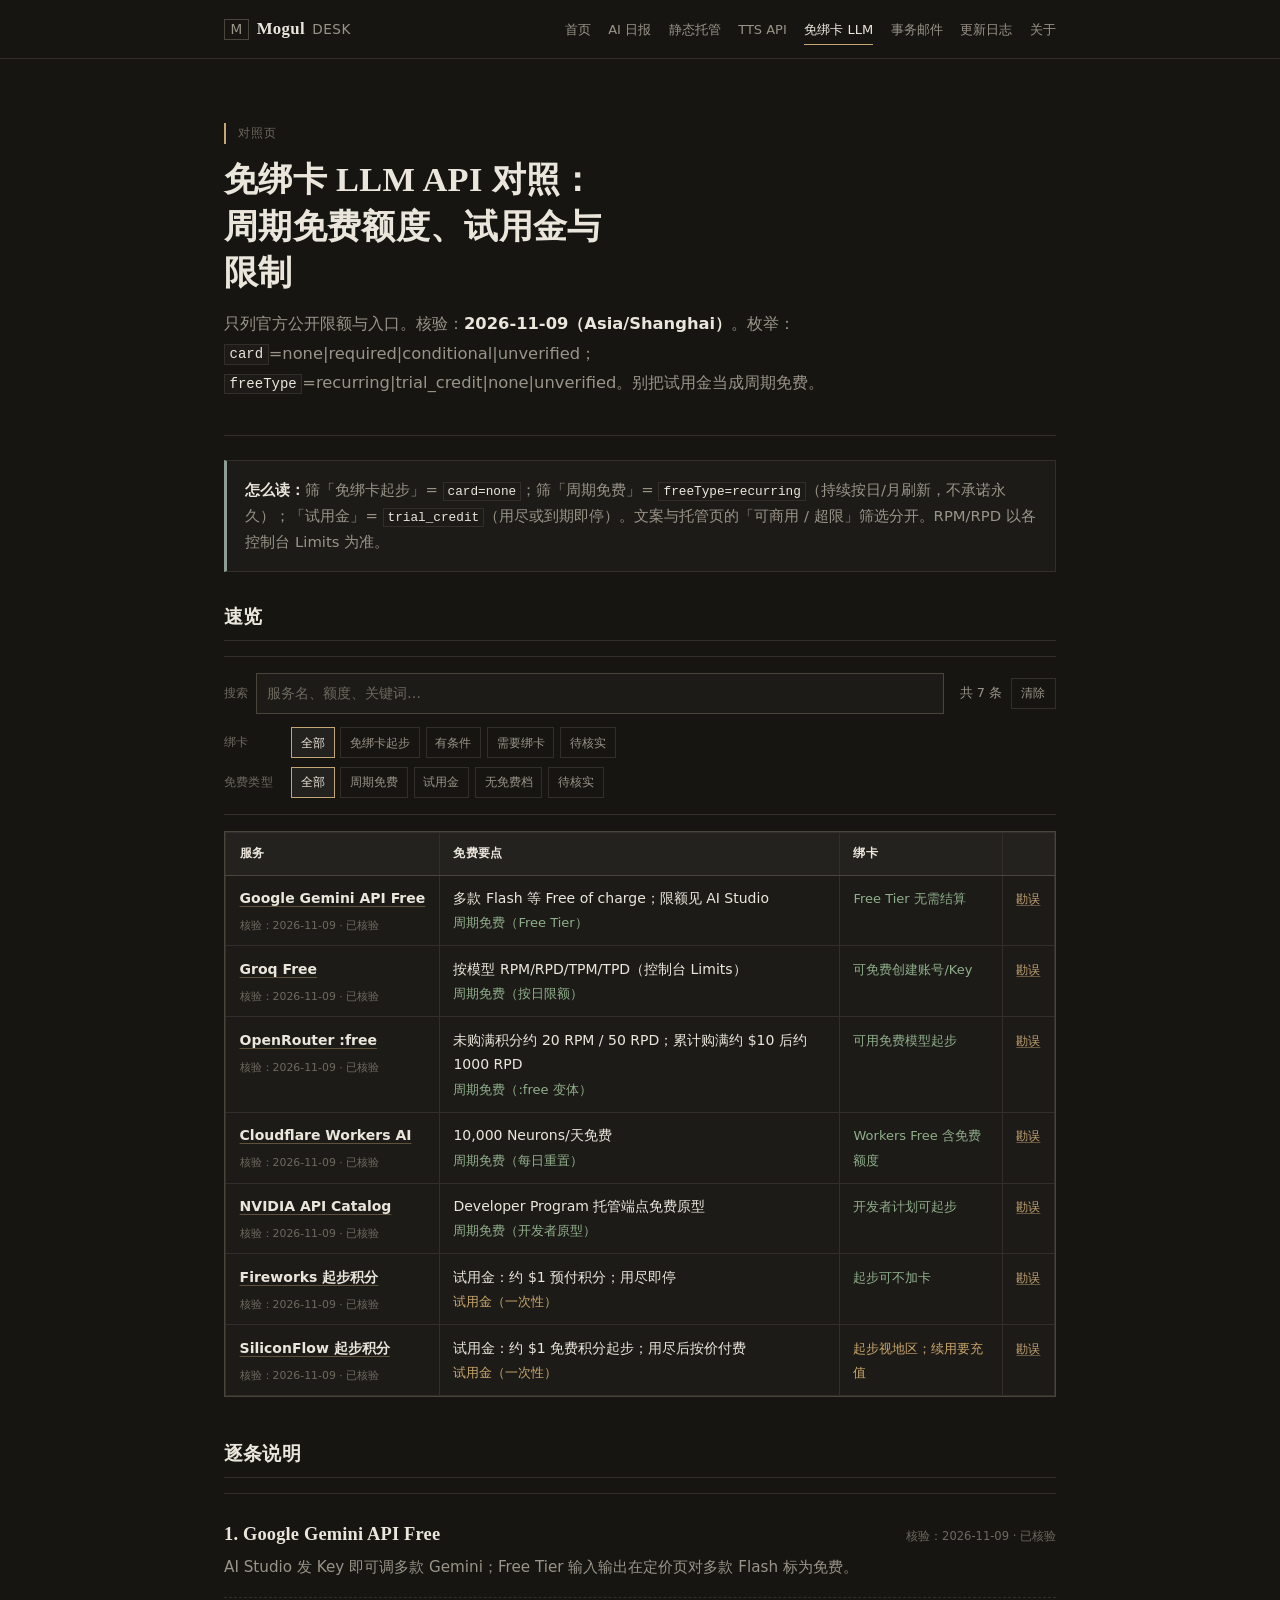
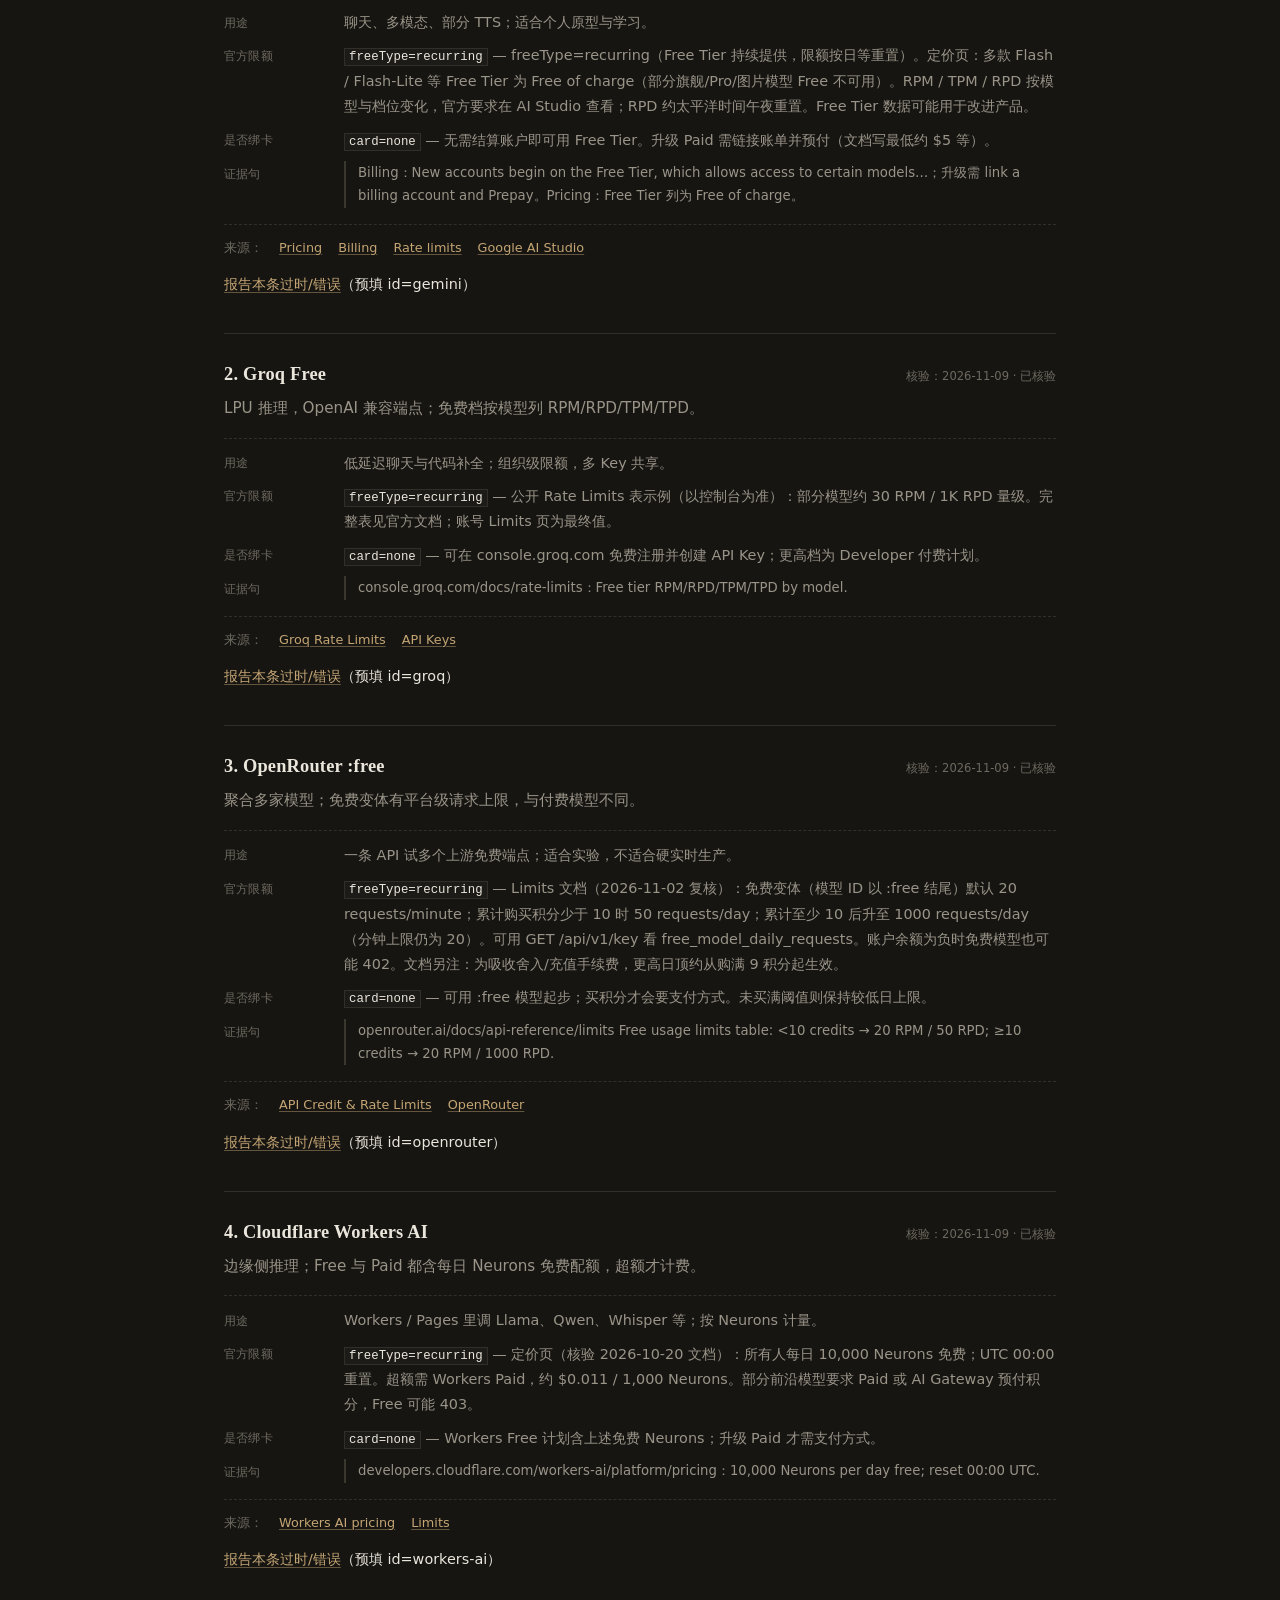
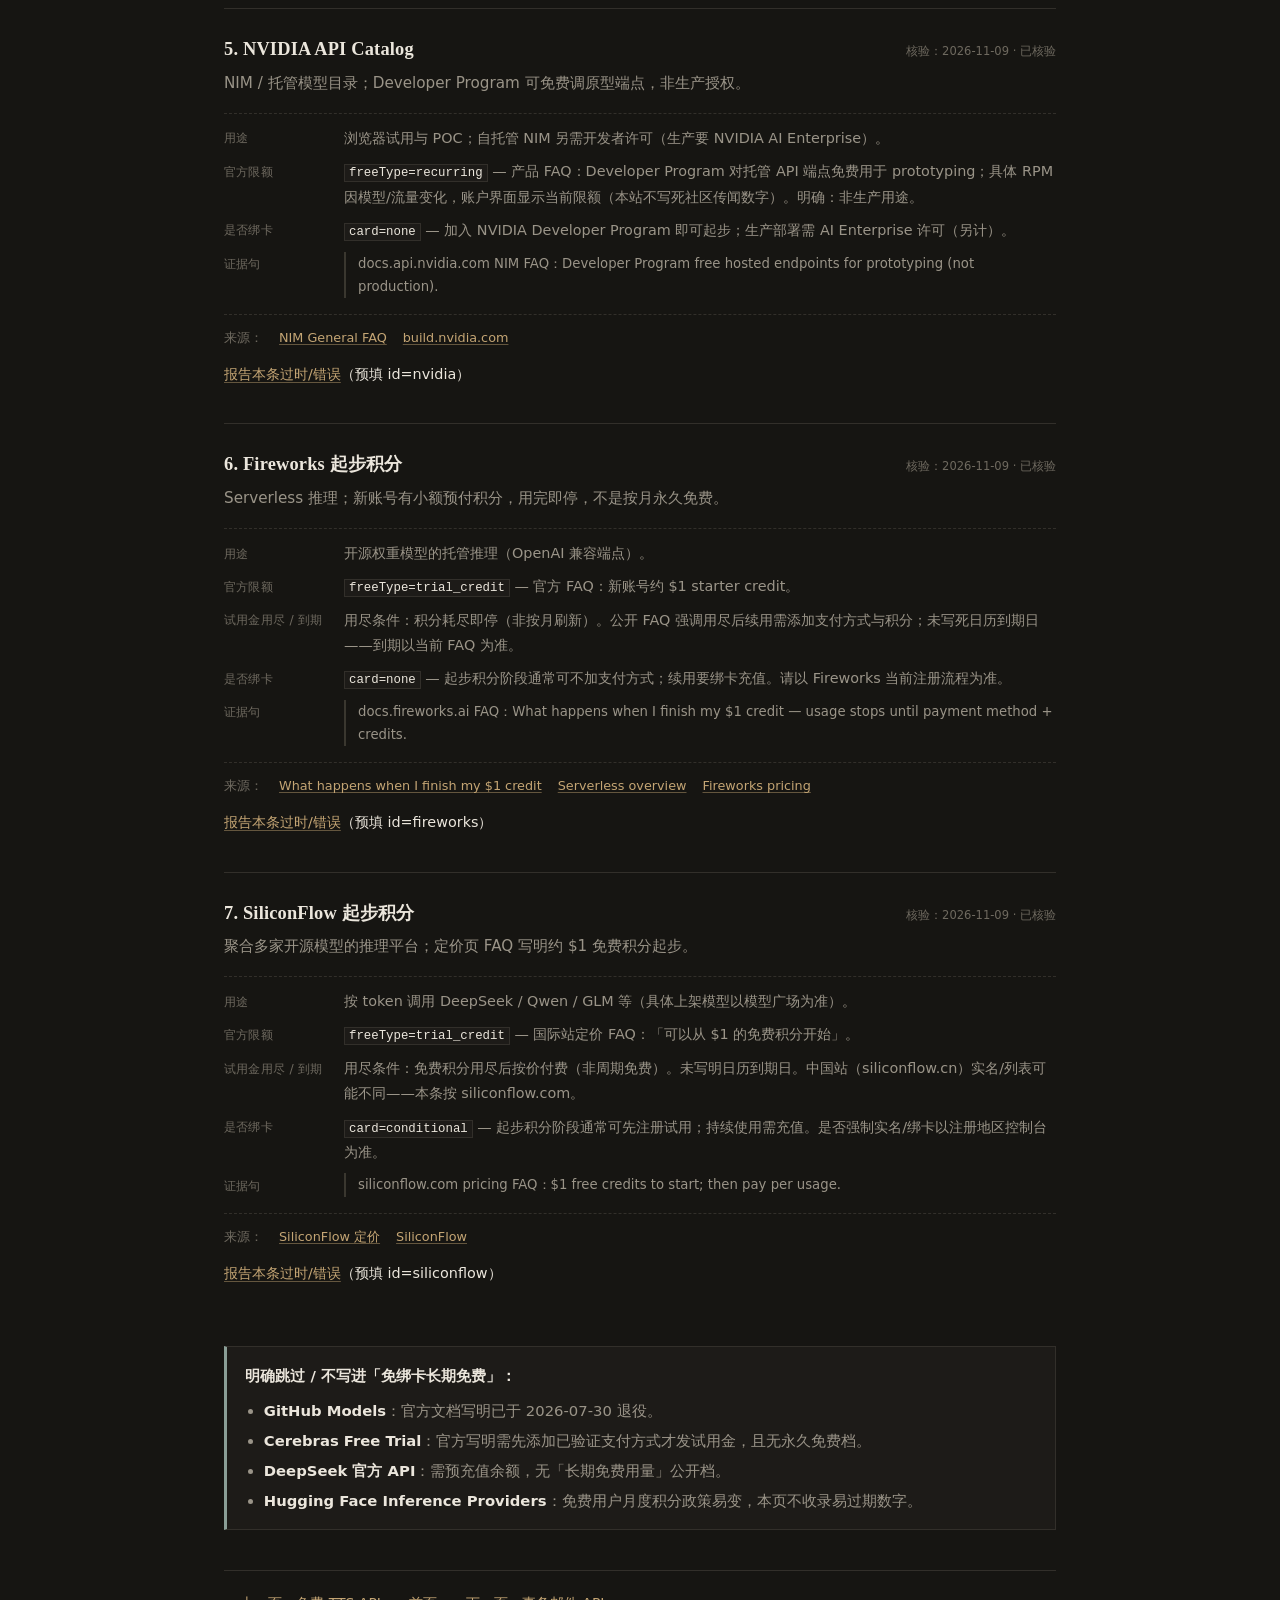
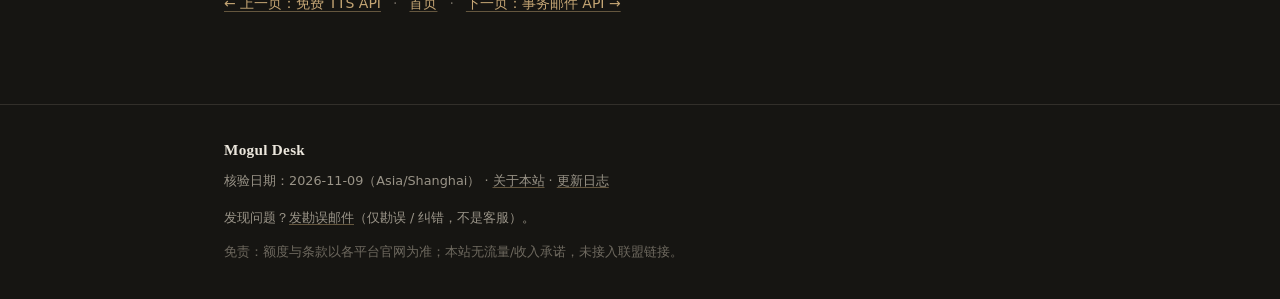
<file: pages/free-llm-api-no-card.html>
<!DOCTYPE html>
<html lang="zh-CN">
<head>
  <meta charset="utf-8" />
  <meta name="viewport" content="width=device-width, initial-scale=1" />
  <title>免绑卡 LLM API 对照：周期免费额度、试用金与限制 · Mogul Desk</title>
  <meta name="description" content="Gemini、Groq、OpenRouter、Workers AI、NVIDIA、Fireworks、SiliconFlow 等免费/起步积分与是否绑卡对照（可核验）。" />
  <meta name="theme-color" content="#161512" />
  <link rel="icon" href="../assets/favicon.svg" type="image/svg+xml" />
  <link rel="canonical" href="https://prettych.github.io/mogul-desk/pages/free-llm-api-no-card.html" />
  <meta property="og:title" content="免绑卡 LLM API 对照：周期免费额度、试用金与限制 · Mogul Desk" />
  <meta property="og:description" content="Gemini、Groq、OpenRouter、Workers AI、NVIDIA、Fireworks、SiliconFlow 等免费/起步积分与是否绑卡对照（可核验）。" />
  <meta property="og:type" content="article" />
  <meta property="og:url" content="https://prettych.github.io/mogul-desk/pages/free-llm-api-no-card.html" />
  <meta property="og:locale" content="zh_CN" />
  <meta property="og:site_name" content="Mogul Desk" />
  <meta name="twitter:card" content="summary" />
  <meta name="twitter:title" content="免绑卡 LLM API 对照：周期免费额度、试用金与限制 · Mogul Desk" />
  <meta name="twitter:description" content="Gemini、Groq、OpenRouter、Workers AI、NVIDIA、Fireworks、SiliconFlow 等免费/起步积分与是否绑卡对照（可核验）。" />
  <link rel="stylesheet" href="../assets/styles.css" />
  <script type="application/ld+json">
{
  "@context": "https://schema.org",
  "@type": "ItemList",
  "name": "免绑卡 LLM API 对照：周期免费额度、试用金与限制",
  "description": "Gemini、Groq、OpenRouter、Workers AI、NVIDIA、Fireworks、SiliconFlow 等免费/起步积分与是否绑卡对照（可核验）。",
  "numberOfItems": 7,
  "itemListElement": [
    {
      "@type": "ListItem",
      "position": 1,
      "name": "Google Gemini API Free",
      "url": "https://prettych.github.io/mogul-desk/pages/free-llm-api-no-card.html#gemini"
    },
    {
      "@type": "ListItem",
      "position": 2,
      "name": "Groq Free",
      "url": "https://prettych.github.io/mogul-desk/pages/free-llm-api-no-card.html#groq"
    },
    {
      "@type": "ListItem",
      "position": 3,
      "name": "OpenRouter :free",
      "url": "https://prettych.github.io/mogul-desk/pages/free-llm-api-no-card.html#openrouter"
    },
    {
      "@type": "ListItem",
      "position": 4,
      "name": "Cloudflare Workers AI",
      "url": "https://prettych.github.io/mogul-desk/pages/free-llm-api-no-card.html#workers-ai"
    },
    {
      "@type": "ListItem",
      "position": 5,
      "name": "NVIDIA API Catalog",
      "url": "https://prettych.github.io/mogul-desk/pages/free-llm-api-no-card.html#nvidia"
    },
    {
      "@type": "ListItem",
      "position": 6,
      "name": "Fireworks 起步积分",
      "url": "https://prettych.github.io/mogul-desk/pages/free-llm-api-no-card.html#fireworks"
    },
    {
      "@type": "ListItem",
      "position": 7,
      "name": "SiliconFlow 起步积分",
      "url": "https://prettych.github.io/mogul-desk/pages/free-llm-api-no-card.html#siliconflow"
    }
  ]
}
  </script>
</head>
<body>
<a class="skip-link" href="#main">跳到正文</a>
  <header class="site">
    <div class="inner">
      <a class="logo" href="../index.html"><span class="logo-mark" aria-hidden="true">M</span>Mogul <span>Desk</span></a>
      <nav aria-label="主导航">
        <a href="../index.html">首页</a>
        <a href="ai-daily.html">AI 日报</a>
        <a href="free-static-hosting.html">静态托管</a>
        <a href="free-tts-api.html">TTS API</a>
        <a href="free-llm-api-no-card.html" aria-current="page">免绑卡 LLM</a>
        <a href="free-email-api.html">事务邮件</a>
        <a href="changelog.html">更新日志</a>
        <a href="about.html">关于</a>
      </nav>
    </div>
  </header>

  <main id="main" class="wrap wrap--wide" tabindex="-1">
    <section class="hero hero--page">
      <span class="badge">对照页</span>
      <h1>免绑卡 LLM API 对照：周期免费额度、试用金与限制</h1>
      <p class="lead">
        只列官方公开限额与入口。核验：<strong>2026-11-09（Asia/Shanghai）</strong>。枚举：<code>card</code>=none|required|conditional|unverified；<code>freeType</code>=recurring|trial_credit|none|unverified。别把试用金当成周期免费。
      </p>
    </section>

    <div class="note">
      <strong>怎么读：</strong>筛「免绑卡起步」= <code>card=none</code>；筛「周期免费」= <code>freeType=recurring</code>（持续按日/月刷新，不承诺永久）；「试用金」= <code>trial_credit</code>（用尽或到期即停）。文案与托管页的「可商用 / 超限」筛选分开。RPM/RPD 以各控制台 Limits 为准。
    </div>

    <h2>速览</h2>
    <div class="filter-bar" data-compare-root>
      <div class="filter-bar-top">
        <div class="filter-search">
          <label for="filter-q">搜索</label>
          <input type="search" id="filter-q" data-filter-search placeholder="服务名、额度、关键词…" autocomplete="off" />
        </div>
        <div class="filter-meta">
          <span data-filter-count></span>
          <button type="button" class="filter-clear" data-filter-clear>清除</button>
        </div>
      </div>
      <div class="filter-groups">
        <div class="filter-group" data-filter-group="card" role="group" aria-label="按是否绑卡筛选">
          <span class="filter-group-label">绑卡</span>
          <button type="button" class="filter-chip is-active" data-filter-value="" aria-pressed="true">全部</button>
          <button type="button" class="filter-chip" data-filter-value="none" aria-pressed="false">免绑卡起步</button>
          <button type="button" class="filter-chip" data-filter-value="conditional" aria-pressed="false">有条件</button>
          <button type="button" class="filter-chip" data-filter-value="required" aria-pressed="false">需要绑卡</button>
          <button type="button" class="filter-chip" data-filter-value="unverified" aria-pressed="false">待核实</button>
        </div>
        <div class="filter-group" data-filter-group="freetype" role="group" aria-label="按免费类型筛选">
          <span class="filter-group-label">免费类型</span>
          <button type="button" class="filter-chip is-active" data-filter-value="" aria-pressed="true">全部</button>
          <button type="button" class="filter-chip" data-filter-value="recurring" aria-pressed="false">周期免费</button>
          <button type="button" class="filter-chip" data-filter-value="trial_credit" aria-pressed="false">试用金</button>
          <button type="button" class="filter-chip" data-filter-value="none" aria-pressed="false">无免费档</button>
          <button type="button" class="filter-chip" data-filter-value="unverified" aria-pressed="false">待核实</button>
        </div>
      </div>
      <p class="filter-empty" data-filter-status hidden role="status">没有匹配的条目。试试换关键词，或点「清除」。</p>
    </div>
    <div class="table-scroll" tabindex="0" role="region" aria-label="对照表（可横向滚动）">
    <table class="compare" role="table">
      <thead>
        <tr>
          <th>服务</th>
          <th>免费要点</th>
          <th>绑卡</th>
          <th></th>
        </tr>
      </thead>
      <tbody>
        <tr id="row-gemini" data-entry="gemini" data-card="none" data-freetype="recurring" data-verify-status="ok" data-verified="2026-11-09" data-search="Google Gemini Free Tier AI Studio recurring">
          <td><a href="#gemini">Google Gemini API Free</a><span class="table-verified" data-verified="2026-11-09">核验：2026-11-09 · 已核验</span></td>
          <td>多款 Flash 等 Free of charge；限额见 AI Studio<br /><span class="pill pill-ok">周期免费（Free Tier）</span></td>
          <td class="tag-ok"><span class="pill pill-ok">Free Tier 无需结算</span></td>
          <td><a class="errata-link" href="mailto:chengxixi@mail.grokbot.com?subject=Mogul%20Desk%20%E5%8B%98%E8%AF%AF%20%C2%B7%20free-llm-api-no-card%20%C2%B7%20gemini&body=%E9%A1%B5%E9%9D%A2%EF%BC%9Afree-llm-api-no-card.html%0Aid%EF%BC%9Agemini%0A%E5%90%8D%E7%A7%B0%EF%BC%9AGoogle%20Gemini%20API%20Free%0A%E5%8E%9F%E5%80%BC%EF%BC%9Acard%3Dnone%3B%20freeType%3Drecurring%0A%E9%97%AE%E9%A2%98%EF%BC%9A%0A%E5%AE%98%E6%96%B9%E6%9D%A5%E6%BA%90%E9%93%BE%E6%8E%A5%EF%BC%9A%0A%E5%BB%BA%E8%AE%AE%EF%BC%9A%0A">勘误</a></td>
        </tr>
        <tr id="row-groq" data-entry="groq" data-card="none" data-freetype="recurring" data-verify-status="ok" data-verified="2026-11-09" data-search="Groq Free RPM RPD recurring">
          <td><a href="#groq">Groq Free</a><span class="table-verified" data-verified="2026-11-09">核验：2026-11-09 · 已核验</span></td>
          <td>按模型 RPM/RPD/TPM/TPD（控制台 Limits）<br /><span class="pill pill-ok">周期免费（按日限额）</span></td>
          <td class="tag-ok"><span class="pill pill-ok">可免费创建账号/Key</span></td>
          <td><a class="errata-link" href="mailto:chengxixi@mail.grokbot.com?subject=Mogul%20Desk%20%E5%8B%98%E8%AF%AF%20%C2%B7%20free-llm-api-no-card%20%C2%B7%20groq&body=%E9%A1%B5%E9%9D%A2%EF%BC%9Afree-llm-api-no-card.html%0Aid%EF%BC%9Agroq%0A%E5%90%8D%E7%A7%B0%EF%BC%9AGroq%20Free%0A%E5%8E%9F%E5%80%BC%EF%BC%9Acard%3Dnone%3B%20freeType%3Drecurring%0A%E9%97%AE%E9%A2%98%EF%BC%9A%0A%E5%AE%98%E6%96%B9%E6%9D%A5%E6%BA%90%E9%93%BE%E6%8E%A5%EF%BC%9A%0A%E5%BB%BA%E8%AE%AE%EF%BC%9A%0A">勘误</a></td>
        </tr>
        <tr id="row-openrouter" data-entry="openrouter" data-card="none" data-freetype="recurring" data-verify-status="ok" data-verified="2026-11-09" data-search="OpenRouter :free 20 RPM 50 RPD">
          <td><a href="#openrouter">OpenRouter :free</a><span class="table-verified" data-verified="2026-11-09">核验：2026-11-09 · 已核验</span></td>
          <td>未购满积分约 20 RPM / 50 RPD；累计购满约 $10 后约 1000 RPD<br /><span class="pill pill-ok">周期免费（:free 变体）</span></td>
          <td class="tag-ok"><span class="pill pill-ok">可用免费模型起步</span></td>
          <td><a class="errata-link" href="mailto:chengxixi@mail.grokbot.com?subject=Mogul%20Desk%20%E5%8B%98%E8%AF%AF%20%C2%B7%20free-llm-api-no-card%20%C2%B7%20openrouter&body=%E9%A1%B5%E9%9D%A2%EF%BC%9Afree-llm-api-no-card.html%0Aid%EF%BC%9Aopenrouter%0A%E5%90%8D%E7%A7%B0%EF%BC%9AOpenRouter%20%3Afree%0A%E5%8E%9F%E5%80%BC%EF%BC%9Acard%3Dnone%3B%20freeType%3Drecurring%0A%E9%97%AE%E9%A2%98%EF%BC%9A%0A%E5%AE%98%E6%96%B9%E6%9D%A5%E6%BA%90%E9%93%BE%E6%8E%A5%EF%BC%9A%0A%E5%BB%BA%E8%AE%AE%EF%BC%9A%0A">勘误</a></td>
        </tr>
        <tr id="row-workers-ai" data-entry="workers-ai" data-card="none" data-freetype="recurring" data-verify-status="ok" data-verified="2026-11-09" data-search="Cloudflare Workers AI 10000 Neurons recurring">
          <td><a href="#workers-ai">Cloudflare Workers AI</a><span class="table-verified" data-verified="2026-11-09">核验：2026-11-09 · 已核验</span></td>
          <td>10,000 Neurons/天免费<br /><span class="pill pill-ok">周期免费（每日重置）</span></td>
          <td class="tag-ok"><span class="pill pill-ok">Workers Free 含免费额度</span></td>
          <td><a class="errata-link" href="mailto:chengxixi@mail.grokbot.com?subject=Mogul%20Desk%20%E5%8B%98%E8%AF%AF%20%C2%B7%20free-llm-api-no-card%20%C2%B7%20workers-ai&body=%E9%A1%B5%E9%9D%A2%EF%BC%9Afree-llm-api-no-card.html%0Aid%EF%BC%9Aworkers-ai%0A%E5%90%8D%E7%A7%B0%EF%BC%9ACloudflare%20Workers%20AI%0A%E5%8E%9F%E5%80%BC%EF%BC%9Acard%3Dnone%3B%20freeType%3Drecurring%0A%E9%97%AE%E9%A2%98%EF%BC%9A%0A%E5%AE%98%E6%96%B9%E6%9D%A5%E6%BA%90%E9%93%BE%E6%8E%A5%EF%BC%9A%0A%E5%BB%BA%E8%AE%AE%EF%BC%9A%0A">勘误</a></td>
        </tr>
        <tr id="row-nvidia" data-entry="nvidia" data-card="none" data-freetype="recurring" data-verify-status="ok" data-verified="2026-11-09" data-search="NVIDIA API Catalog Developer Program free">
          <td><a href="#nvidia">NVIDIA API Catalog</a><span class="table-verified" data-verified="2026-11-09">核验：2026-11-09 · 已核验</span></td>
          <td>Developer Program 托管端点免费原型<br /><span class="pill pill-ok">周期免费（开发者原型）</span></td>
          <td class="tag-ok"><span class="pill pill-ok">开发者计划可起步</span></td>
          <td><a class="errata-link" href="mailto:chengxixi@mail.grokbot.com?subject=Mogul%20Desk%20%E5%8B%98%E8%AF%AF%20%C2%B7%20free-llm-api-no-card%20%C2%B7%20nvidia&body=%E9%A1%B5%E9%9D%A2%EF%BC%9Afree-llm-api-no-card.html%0Aid%EF%BC%9Anvidia%0A%E5%90%8D%E7%A7%B0%EF%BC%9ANVIDIA%20API%20Catalog%0A%E5%8E%9F%E5%80%BC%EF%BC%9Acard%3Dnone%3B%20freeType%3Drecurring%0A%E9%97%AE%E9%A2%98%EF%BC%9A%0A%E5%AE%98%E6%96%B9%E6%9D%A5%E6%BA%90%E9%93%BE%E6%8E%A5%EF%BC%9A%0A%E5%BB%BA%E8%AE%AE%EF%BC%9A%0A">勘误</a></td>
        </tr>
        <tr id="row-fireworks" data-entry="fireworks" data-card="none" data-freetype="trial_credit" data-verify-status="ok" data-verified="2026-11-09" data-search="Fireworks $1 credit trial_credit 用尽">
          <td><a href="#fireworks">Fireworks 起步积分</a><span class="table-verified" data-verified="2026-11-09">核验：2026-11-09 · 已核验</span></td>
          <td>试用金：约 $1 预付积分；用尽即停<br /><span class="pill pill-warn">试用金（一次性）</span></td>
          <td class="tag-ok"><span class="pill pill-ok">起步可不加卡</span></td>
          <td><a class="errata-link" href="mailto:chengxixi@mail.grokbot.com?subject=Mogul%20Desk%20%E5%8B%98%E8%AF%AF%20%C2%B7%20free-llm-api-no-card%20%C2%B7%20fireworks&body=%E9%A1%B5%E9%9D%A2%EF%BC%9Afree-llm-api-no-card.html%0Aid%EF%BC%9Afireworks%0A%E5%90%8D%E7%A7%B0%EF%BC%9AFireworks%20%E8%B5%B7%E6%AD%A5%E7%A7%AF%E5%88%86%0A%E5%8E%9F%E5%80%BC%EF%BC%9Acard%3Dnone%3B%20freeType%3Dtrial_credit%0A%E9%97%AE%E9%A2%98%EF%BC%9A%0A%E5%AE%98%E6%96%B9%E6%9D%A5%E6%BA%90%E9%93%BE%E6%8E%A5%EF%BC%9A%0A%E5%BB%BA%E8%AE%AE%EF%BC%9A%0A">勘误</a></td>
        </tr>
        <tr id="row-siliconflow" data-entry="siliconflow" data-card="conditional" data-freetype="trial_credit" data-verify-status="ok" data-verified="2026-11-09" data-search="SiliconFlow $1 trial_credit conditional">
          <td><a href="#siliconflow">SiliconFlow 起步积分</a><span class="table-verified" data-verified="2026-11-09">核验：2026-11-09 · 已核验</span></td>
          <td>试用金：约 $1 免费积分起步；用尽后按价付费<br /><span class="pill pill-warn">试用金（一次性）</span></td>
          <td class="tag-warn"><span class="pill pill-warn">起步视地区；续用要充值</span></td>
          <td><a class="errata-link" href="mailto:chengxixi@mail.grokbot.com?subject=Mogul%20Desk%20%E5%8B%98%E8%AF%AF%20%C2%B7%20free-llm-api-no-card%20%C2%B7%20siliconflow&body=%E9%A1%B5%E9%9D%A2%EF%BC%9Afree-llm-api-no-card.html%0Aid%EF%BC%9Asiliconflow%0A%E5%90%8D%E7%A7%B0%EF%BC%9ASiliconFlow%20%E8%B5%B7%E6%AD%A5%E7%A7%AF%E5%88%86%0A%E5%8E%9F%E5%80%BC%EF%BC%9Acard%3Dconditional%3B%20freeType%3Dtrial_credit%0A%E9%97%AE%E9%A2%98%EF%BC%9A%0A%E5%AE%98%E6%96%B9%E6%9D%A5%E6%BA%90%E9%93%BE%E6%8E%A5%EF%BC%9A%0A%E5%BB%BA%E8%AE%AE%EF%BC%9A%0A">勘误</a></td>
        </tr>
      </tbody>
    </table>
    </div>

    <h2 id="entries">逐条说明</h2>

    <article class="entry" id="gemini" data-entry="gemini" data-card="none" data-freetype="recurring" data-verify-status="ok" data-verified="2026-11-09" data-search="Google Gemini Free Tier AI Studio recurring">
      <div class="entry-head">
        <h3>1. Google Gemini API Free</h3>
        <span class="verified" data-verified="2026-11-09">核验：2026-11-09 · 已核验</span>
      </div>
      <p class="one-liner">AI Studio 发 Key 即可调多款 Gemini；Free Tier 输入输出在定价页对多款 Flash 标为免费。</p>
      <dl>
        <dt>用途</dt>
        <dd>聊天、多模态、部分 TTS；适合个人原型与学习。</dd>
        <dt>官方限额</dt>
        <dd><code>freeType=recurring</code> — freeType=recurring（Free Tier 持续提供，限额按日等重置）。定价页：多款 Flash / Flash-Lite 等 Free Tier 为 Free of charge（部分旗舰/Pro/图片模型 Free 不可用）。RPM / TPM / RPD 按模型与档位变化，官方要求在 AI Studio 查看；RPD 约太平洋时间午夜重置。Free Tier 数据可能用于改进产品。</dd>

        <dt>是否绑卡</dt>
        <dd><code>card=none</code> — 无需结算账户即可用 Free Tier。升级 Paid 需链接账单并预付（文档写最低约 $5 等）。</dd>
        <dt>证据句</dt>
        <dd class="evidence">Billing：New accounts begin on the Free Tier, which allows access to certain models…；升级需 link a billing account and Prepay。Pricing：Free Tier 列为 Free of charge。</dd>
      </dl>
      <p class="sources">
        来源：
        <a href="https://ai.google.dev/gemini-api/docs/pricing" rel="noopener" target="_blank">Pricing</a>
        <a href="https://ai.google.dev/gemini-api/docs/billing" rel="noopener" target="_blank">Billing</a>
        <a href="https://ai.google.dev/gemini-api/docs/rate-limits" rel="noopener" target="_blank">Rate limits</a>
        <a href="https://aistudio.google.com/" rel="noopener" target="_blank">Google AI Studio</a>
      </p>
      <p class="entry-errata"><a href="mailto:chengxixi@mail.grokbot.com?subject=Mogul%20Desk%20%E5%8B%98%E8%AF%AF%20%C2%B7%20free-llm-api-no-card%20%C2%B7%20gemini&body=%E9%A1%B5%E9%9D%A2%EF%BC%9Afree-llm-api-no-card.html%0Aid%EF%BC%9Agemini%0A%E5%90%8D%E7%A7%B0%EF%BC%9AGoogle%20Gemini%20API%20Free%0A%E5%8E%9F%E5%80%BC%EF%BC%9Acard%3Dnone%3B%20freeType%3Drecurring%0A%E9%97%AE%E9%A2%98%EF%BC%9A%0A%E5%AE%98%E6%96%B9%E6%9D%A5%E6%BA%90%E9%93%BE%E6%8E%A5%EF%BC%9A%0A%E5%BB%BA%E8%AE%AE%EF%BC%9A%0A">报告本条过时/错误</a>（预填 id=gemini）</p>
    </article>

    <article class="entry" id="groq" data-entry="groq" data-card="none" data-freetype="recurring" data-verify-status="ok" data-verified="2026-11-09" data-search="Groq Free RPM RPD recurring">
      <div class="entry-head">
        <h3>2. Groq Free</h3>
        <span class="verified" data-verified="2026-11-09">核验：2026-11-09 · 已核验</span>
      </div>
      <p class="one-liner">LPU 推理，OpenAI 兼容端点；免费档按模型列 RPM/RPD/TPM/TPD。</p>
      <dl>
        <dt>用途</dt>
        <dd>低延迟聊天与代码补全；组织级限额，多 Key 共享。</dd>
        <dt>官方限额</dt>
        <dd><code>freeType=recurring</code> — 公开 Rate Limits 表示例（以控制台为准）：部分模型约 30 RPM / 1K RPD 量级。完整表见官方文档；账号 Limits 页为最终值。</dd>

        <dt>是否绑卡</dt>
        <dd><code>card=none</code> — 可在 console.groq.com 免费注册并创建 API Key；更高档为 Developer 付费计划。</dd>
        <dt>证据句</dt>
        <dd class="evidence">console.groq.com/docs/rate-limits：Free tier RPM/RPD/TPM/TPD by model.</dd>
      </dl>
      <p class="sources">
        来源：
        <a href="https://console.groq.com/docs/rate-limits" rel="noopener" target="_blank">Groq Rate Limits</a>
        <a href="https://console.groq.com/keys" rel="noopener" target="_blank">API Keys</a>
      </p>
      <p class="entry-errata"><a href="mailto:chengxixi@mail.grokbot.com?subject=Mogul%20Desk%20%E5%8B%98%E8%AF%AF%20%C2%B7%20free-llm-api-no-card%20%C2%B7%20groq&body=%E9%A1%B5%E9%9D%A2%EF%BC%9Afree-llm-api-no-card.html%0Aid%EF%BC%9Agroq%0A%E5%90%8D%E7%A7%B0%EF%BC%9AGroq%20Free%0A%E5%8E%9F%E5%80%BC%EF%BC%9Acard%3Dnone%3B%20freeType%3Drecurring%0A%E9%97%AE%E9%A2%98%EF%BC%9A%0A%E5%AE%98%E6%96%B9%E6%9D%A5%E6%BA%90%E9%93%BE%E6%8E%A5%EF%BC%9A%0A%E5%BB%BA%E8%AE%AE%EF%BC%9A%0A">报告本条过时/错误</a>（预填 id=groq）</p>
    </article>

    <article class="entry" id="openrouter" data-entry="openrouter" data-card="none" data-freetype="recurring" data-verify-status="ok" data-verified="2026-11-09" data-search="OpenRouter :free 20 RPM 50 RPD">
      <div class="entry-head">
        <h3>3. OpenRouter :free</h3>
        <span class="verified" data-verified="2026-11-09">核验：2026-11-09 · 已核验</span>
      </div>
      <p class="one-liner">聚合多家模型；免费变体有平台级请求上限，与付费模型不同。</p>
      <dl>
        <dt>用途</dt>
        <dd>一条 API 试多个上游免费端点；适合实验，不适合硬实时生产。</dd>
        <dt>官方限额</dt>
        <dd><code>freeType=recurring</code> — Limits 文档（2026-11-02 复核）：免费变体（模型 ID 以 :free 结尾）默认 20 requests/minute；累计购买积分少于 10 时 50 requests/day；累计至少 10 后升至 1000 requests/day（分钟上限仍为 20）。可用 GET /api/v1/key 看 free_model_daily_requests。账户余额为负时免费模型也可能 402。文档另注：为吸收舍入/充值手续费，更高日顶约从购满 9 积分起生效。</dd>

        <dt>是否绑卡</dt>
        <dd><code>card=none</code> — 可用 :free 模型起步；买积分才会要支付方式。未买满阈值则保持较低日上限。</dd>
        <dt>证据句</dt>
        <dd class="evidence">openrouter.ai/docs/api-reference/limits Free usage limits table: &lt;10 credits → 20 RPM / 50 RPD; ≥10 credits → 20 RPM / 1000 RPD.</dd>
      </dl>
      <p class="sources">
        来源：
        <a href="https://openrouter.ai/docs/api-reference/limits" rel="noopener" target="_blank">API Credit &amp; Rate Limits</a>
        <a href="https://openrouter.ai/" rel="noopener" target="_blank">OpenRouter</a>
      </p>
      <p class="entry-errata"><a href="mailto:chengxixi@mail.grokbot.com?subject=Mogul%20Desk%20%E5%8B%98%E8%AF%AF%20%C2%B7%20free-llm-api-no-card%20%C2%B7%20openrouter&body=%E9%A1%B5%E9%9D%A2%EF%BC%9Afree-llm-api-no-card.html%0Aid%EF%BC%9Aopenrouter%0A%E5%90%8D%E7%A7%B0%EF%BC%9AOpenRouter%20%3Afree%0A%E5%8E%9F%E5%80%BC%EF%BC%9Acard%3Dnone%3B%20freeType%3Drecurring%0A%E9%97%AE%E9%A2%98%EF%BC%9A%0A%E5%AE%98%E6%96%B9%E6%9D%A5%E6%BA%90%E9%93%BE%E6%8E%A5%EF%BC%9A%0A%E5%BB%BA%E8%AE%AE%EF%BC%9A%0A">报告本条过时/错误</a>（预填 id=openrouter）</p>
    </article>

    <article class="entry" id="workers-ai" data-entry="workers-ai" data-card="none" data-freetype="recurring" data-verify-status="ok" data-verified="2026-11-09" data-search="Cloudflare Workers AI 10000 Neurons recurring">
      <div class="entry-head">
        <h3>4. Cloudflare Workers AI</h3>
        <span class="verified" data-verified="2026-11-09">核验：2026-11-09 · 已核验</span>
      </div>
      <p class="one-liner">边缘侧推理；Free 与 Paid 都含每日 Neurons 免费配额，超额才计费。</p>
      <dl>
        <dt>用途</dt>
        <dd>Workers / Pages 里调 Llama、Qwen、Whisper 等；按 Neurons 计量。</dd>
        <dt>官方限额</dt>
        <dd><code>freeType=recurring</code> — 定价页（核验 2026-10-20 文档）：所有人每日 10,000 Neurons 免费；UTC 00:00 重置。超额需 Workers Paid，约 $0.011 / 1,000 Neurons。部分前沿模型要求 Paid 或 AI Gateway 预付积分，Free 可能 403。</dd>

        <dt>是否绑卡</dt>
        <dd><code>card=none</code> — Workers Free 计划含上述免费 Neurons；升级 Paid 才需支付方式。</dd>
        <dt>证据句</dt>
        <dd class="evidence">developers.cloudflare.com/workers-ai/platform/pricing：10,000 Neurons per day free; reset 00:00 UTC.</dd>
      </dl>
      <p class="sources">
        来源：
        <a href="https://developers.cloudflare.com/workers-ai/platform/pricing/" rel="noopener" target="_blank">Workers AI pricing</a>
        <a href="https://developers.cloudflare.com/workers-ai/platform/limits/" rel="noopener" target="_blank">Limits</a>
      </p>
      <p class="entry-errata"><a href="mailto:chengxixi@mail.grokbot.com?subject=Mogul%20Desk%20%E5%8B%98%E8%AF%AF%20%C2%B7%20free-llm-api-no-card%20%C2%B7%20workers-ai&body=%E9%A1%B5%E9%9D%A2%EF%BC%9Afree-llm-api-no-card.html%0Aid%EF%BC%9Aworkers-ai%0A%E5%90%8D%E7%A7%B0%EF%BC%9ACloudflare%20Workers%20AI%0A%E5%8E%9F%E5%80%BC%EF%BC%9Acard%3Dnone%3B%20freeType%3Drecurring%0A%E9%97%AE%E9%A2%98%EF%BC%9A%0A%E5%AE%98%E6%96%B9%E6%9D%A5%E6%BA%90%E9%93%BE%E6%8E%A5%EF%BC%9A%0A%E5%BB%BA%E8%AE%AE%EF%BC%9A%0A">报告本条过时/错误</a>（预填 id=workers-ai）</p>
    </article>

    <article class="entry" id="nvidia" data-entry="nvidia" data-card="none" data-freetype="recurring" data-verify-status="ok" data-verified="2026-11-09" data-search="NVIDIA API Catalog Developer Program free">
      <div class="entry-head">
        <h3>5. NVIDIA API Catalog</h3>
        <span class="verified" data-verified="2026-11-09">核验：2026-11-09 · 已核验</span>
      </div>
      <p class="one-liner">NIM / 托管模型目录；Developer Program 可免费调原型端点，非生产授权。</p>
      <dl>
        <dt>用途</dt>
        <dd>浏览器试用与 POC；自托管 NIM 另需开发者许可（生产要 NVIDIA AI Enterprise）。</dd>
        <dt>官方限额</dt>
        <dd><code>freeType=recurring</code> — 产品 FAQ：Developer Program 对托管 API 端点免费用于 prototyping；具体 RPM 因模型/流量变化，账户界面显示当前限额（本站不写死社区传闻数字）。明确：非生产用途。</dd>

        <dt>是否绑卡</dt>
        <dd><code>card=none</code> — 加入 NVIDIA Developer Program 即可起步；生产部署需 AI Enterprise 许可（另计）。</dd>
        <dt>证据句</dt>
        <dd class="evidence">docs.api.nvidia.com NIM FAQ：Developer Program free hosted endpoints for prototyping (not production).</dd>
      </dl>
      <p class="sources">
        来源：
        <a href="https://docs.api.nvidia.com/nim/docs/product" rel="noopener" target="_blank">NIM General FAQ</a>
        <a href="https://build.nvidia.com/" rel="noopener" target="_blank">build.nvidia.com</a>
      </p>
      <p class="entry-errata"><a href="mailto:chengxixi@mail.grokbot.com?subject=Mogul%20Desk%20%E5%8B%98%E8%AF%AF%20%C2%B7%20free-llm-api-no-card%20%C2%B7%20nvidia&body=%E9%A1%B5%E9%9D%A2%EF%BC%9Afree-llm-api-no-card.html%0Aid%EF%BC%9Anvidia%0A%E5%90%8D%E7%A7%B0%EF%BC%9ANVIDIA%20API%20Catalog%0A%E5%8E%9F%E5%80%BC%EF%BC%9Acard%3Dnone%3B%20freeType%3Drecurring%0A%E9%97%AE%E9%A2%98%EF%BC%9A%0A%E5%AE%98%E6%96%B9%E6%9D%A5%E6%BA%90%E9%93%BE%E6%8E%A5%EF%BC%9A%0A%E5%BB%BA%E8%AE%AE%EF%BC%9A%0A">报告本条过时/错误</a>（预填 id=nvidia）</p>
    </article>

    <article class="entry" id="fireworks" data-entry="fireworks" data-card="none" data-freetype="trial_credit" data-verify-status="ok" data-verified="2026-11-09" data-search="Fireworks $1 credit trial_credit 用尽">
      <div class="entry-head">
        <h3>6. Fireworks 起步积分</h3>
        <span class="verified" data-verified="2026-11-09">核验：2026-11-09 · 已核验</span>
      </div>
      <p class="one-liner">Serverless 推理；新账号有小额预付积分，用完即停，不是按月永久免费。</p>
      <dl>
        <dt>用途</dt>
        <dd>开源权重模型的托管推理（OpenAI 兼容端点）。</dd>
        <dt>官方限额</dt>
        <dd><code>freeType=trial_credit</code> — 官方 FAQ：新账号约 $1 starter credit。</dd>
        <dt>试用金用尽 / 到期</dt>
        <dd>用尽条件：积分耗尽即停（非按月刷新）。公开 FAQ 强调用尽后续用需添加支付方式与积分；未写死日历到期日——到期以当前 FAQ 为准。</dd>
        <dt>是否绑卡</dt>
        <dd><code>card=none</code> — 起步积分阶段通常可不加支付方式；续用要绑卡充值。请以 Fireworks 当前注册流程为准。</dd>
        <dt>证据句</dt>
        <dd class="evidence">docs.fireworks.ai FAQ：What happens when I finish my $1 credit — usage stops until payment method + credits.</dd>
      </dl>
      <p class="sources">
        来源：
        <a href="https://docs.fireworks.ai/faq-new/billing-pricing/what-happens-when-i-finish-my-1-dollar-credit" rel="noopener" target="_blank">What happens when I finish my $1 credit</a>
        <a href="https://docs.fireworks.ai/serverless/overview" rel="noopener" target="_blank">Serverless overview</a>
        <a href="https://fireworks.ai/pricing" rel="noopener" target="_blank">Fireworks pricing</a>
      </p>
      <p class="entry-errata"><a href="mailto:chengxixi@mail.grokbot.com?subject=Mogul%20Desk%20%E5%8B%98%E8%AF%AF%20%C2%B7%20free-llm-api-no-card%20%C2%B7%20fireworks&body=%E9%A1%B5%E9%9D%A2%EF%BC%9Afree-llm-api-no-card.html%0Aid%EF%BC%9Afireworks%0A%E5%90%8D%E7%A7%B0%EF%BC%9AFireworks%20%E8%B5%B7%E6%AD%A5%E7%A7%AF%E5%88%86%0A%E5%8E%9F%E5%80%BC%EF%BC%9Acard%3Dnone%3B%20freeType%3Dtrial_credit%0A%E9%97%AE%E9%A2%98%EF%BC%9A%0A%E5%AE%98%E6%96%B9%E6%9D%A5%E6%BA%90%E9%93%BE%E6%8E%A5%EF%BC%9A%0A%E5%BB%BA%E8%AE%AE%EF%BC%9A%0A">报告本条过时/错误</a>（预填 id=fireworks）</p>
    </article>

    <article class="entry" id="siliconflow" data-entry="siliconflow" data-card="conditional" data-freetype="trial_credit" data-verify-status="ok" data-verified="2026-11-09" data-search="SiliconFlow $1 trial_credit conditional">
      <div class="entry-head">
        <h3>7. SiliconFlow 起步积分</h3>
        <span class="verified" data-verified="2026-11-09">核验：2026-11-09 · 已核验</span>
      </div>
      <p class="one-liner">聚合多家开源模型的推理平台；定价页 FAQ 写明约 $1 免费积分起步。</p>
      <dl>
        <dt>用途</dt>
        <dd>按 token 调用 DeepSeek / Qwen / GLM 等（具体上架模型以模型广场为准）。</dd>
        <dt>官方限额</dt>
        <dd><code>freeType=trial_credit</code> — 国际站定价 FAQ：「可以从 $1 的免费积分开始」。</dd>
        <dt>试用金用尽 / 到期</dt>
        <dd>用尽条件：免费积分用尽后按价付费（非周期免费）。未写明日历到期日。中国站（siliconflow.cn）实名/列表可能不同——本条按 siliconflow.com。</dd>
        <dt>是否绑卡</dt>
        <dd><code>card=conditional</code> — 起步积分阶段通常可先注册试用；持续使用需充值。是否强制实名/绑卡以注册地区控制台为准。</dd>
        <dt>证据句</dt>
        <dd class="evidence">siliconflow.com pricing FAQ：$1 free credits to start; then pay per usage.</dd>
      </dl>
      <p class="sources">
        来源：
        <a href="https://www.siliconflow.com/zh/pricing" rel="noopener" target="_blank">SiliconFlow 定价</a>
        <a href="https://www.siliconflow.com/" rel="noopener" target="_blank">SiliconFlow</a>
      </p>
      <p class="entry-errata"><a href="mailto:chengxixi@mail.grokbot.com?subject=Mogul%20Desk%20%E5%8B%98%E8%AF%AF%20%C2%B7%20free-llm-api-no-card%20%C2%B7%20siliconflow&body=%E9%A1%B5%E9%9D%A2%EF%BC%9Afree-llm-api-no-card.html%0Aid%EF%BC%9Asiliconflow%0A%E5%90%8D%E7%A7%B0%EF%BC%9ASiliconFlow%20%E8%B5%B7%E6%AD%A5%E7%A7%AF%E5%88%86%0A%E5%8E%9F%E5%80%BC%EF%BC%9Acard%3Dconditional%3B%20freeType%3Dtrial_credit%0A%E9%97%AE%E9%A2%98%EF%BC%9A%0A%E5%AE%98%E6%96%B9%E6%9D%A5%E6%BA%90%E9%93%BE%E6%8E%A5%EF%BC%9A%0A%E5%BB%BA%E8%AE%AE%EF%BC%9A%0A">报告本条过时/错误</a>（预填 id=siliconflow）</p>
    </article>

    <div class="note">
      <strong>明确跳过 / 不写进「免绑卡长期免费」：</strong>
      <ul>
        <li><strong>GitHub Models</strong>：官方文档写明已于 2026-07-30 退役。</li>
        <li><strong>Cerebras Free Trial</strong>：官方写明需先添加已验证支付方式才发试用金，且无永久免费档。</li>
        <li><strong>DeepSeek 官方 API</strong>：需预充值余额，无「长期免费用量」公开档。</li>
        <li><strong>Hugging Face Inference Providers</strong>：免费用户月度积分政策易变，本页不收录易过期数字。</li>
      </ul>
    </div>

    <p class="pager"><a href="free-tts-api.html">← 上一页：免费 TTS API</a> · <a href="../index.html">首页</a> · <a href="free-email-api.html">下一页：事务邮件 API →</a></p>
  </main>

  <footer class="site">
    <div class="wrap wrap--wide">
      <p class="footer-brand">Mogul Desk</p>
      <p class="footer-meta">核验日期：2026-11-09（Asia/Shanghai） · <a href="about.html">关于本站</a> · <a href="changelog.html">更新日志</a></p>
      <p class="footer-errata">发现问题？<a href="mailto:chengxixi@mail.grokbot.com?subject=Mogul%20Desk%20%E5%8B%98%E8%AF%AF&body=%E9%A1%B5%E9%9D%A2%EF%BC%9Afree-llm-api-no-card.html%5Cnid%EF%BC%9A%5Cn%E5%8E%9F%E5%80%BC%EF%BC%9A%5Cn%E9%97%AE%E9%A2%98%EF%BC%9A%5Cn%E5%BB%BA%E8%AE%AE%EF%BC%9A">发勘误邮件</a>（仅勘误 / 纠错，不是客服）。</p>
      <p class="footer-disclaimer">免责：额度与条款以各平台官网为准；本站无流量/收入承诺，未接入联盟链接。</p>
    </div>
  </footer>
  <script src="../assets/compare-filter.js" defer></script>
</body>
</html>
</file>
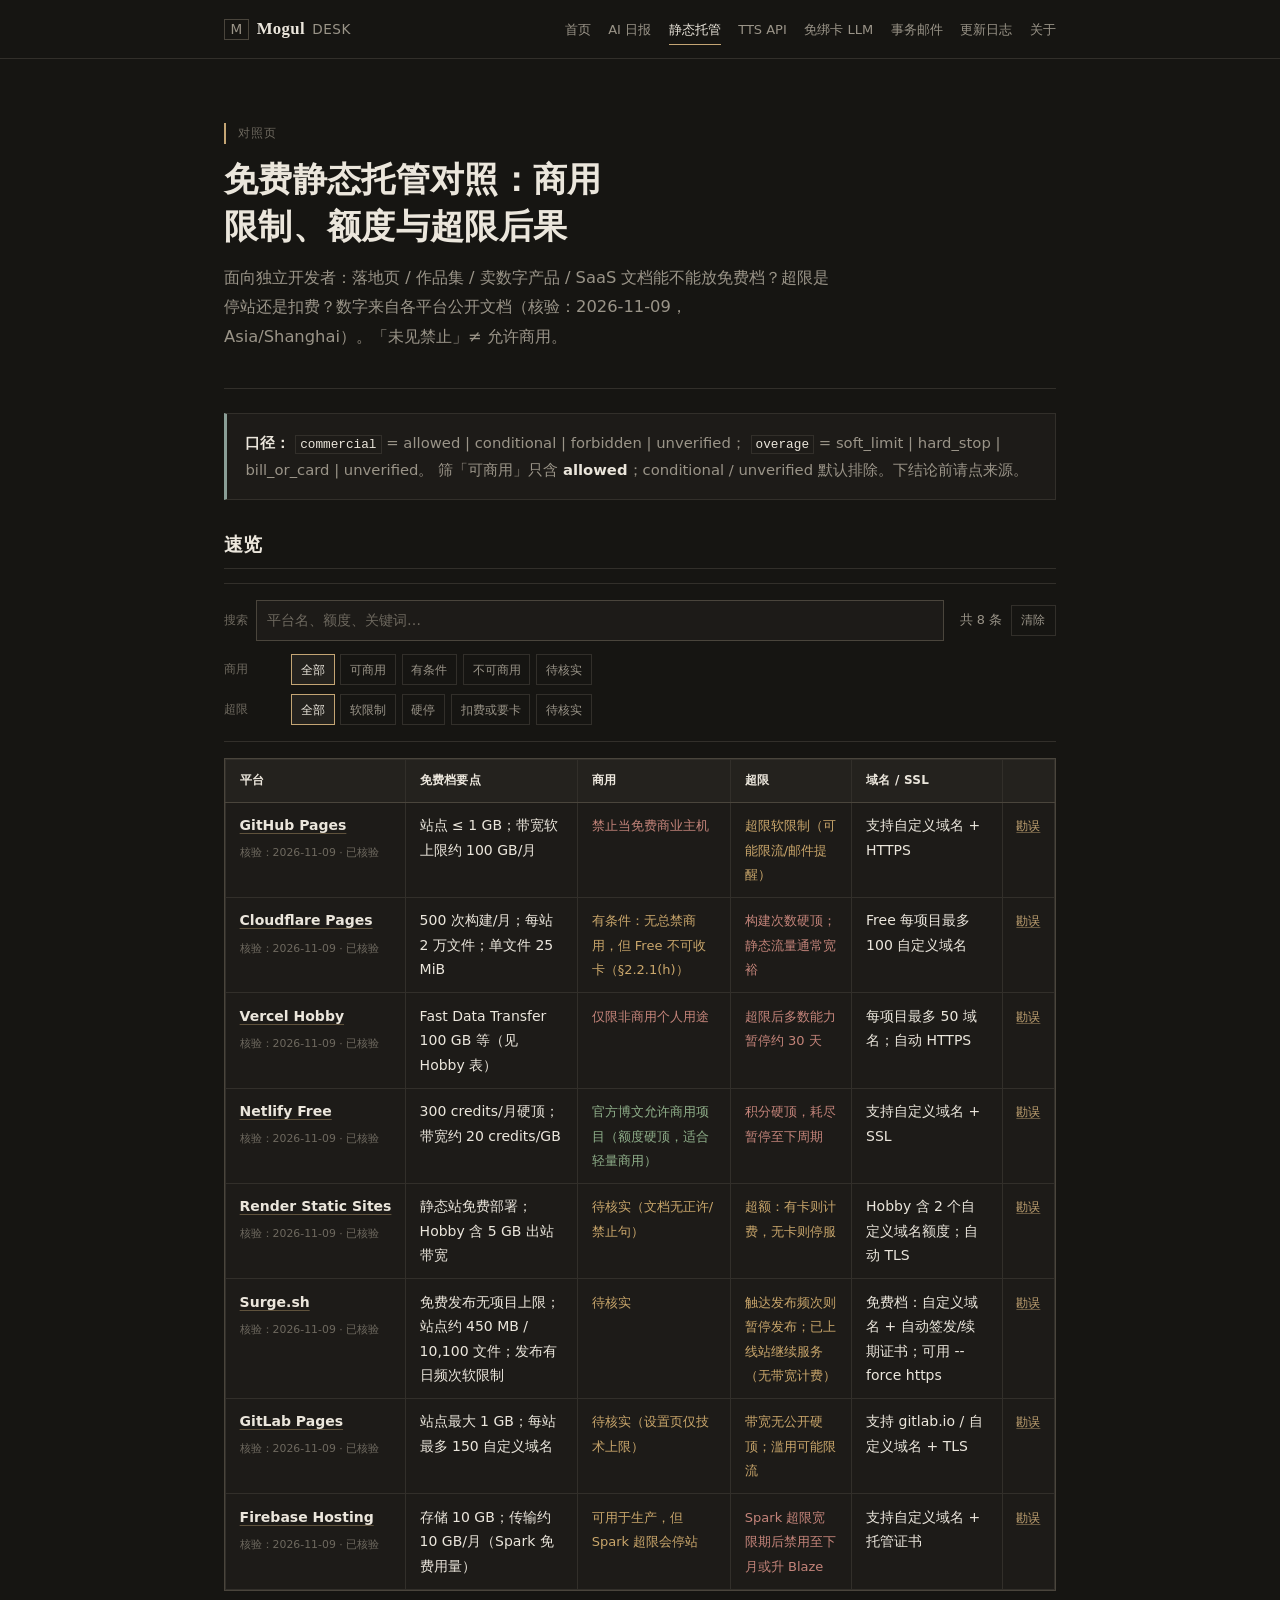
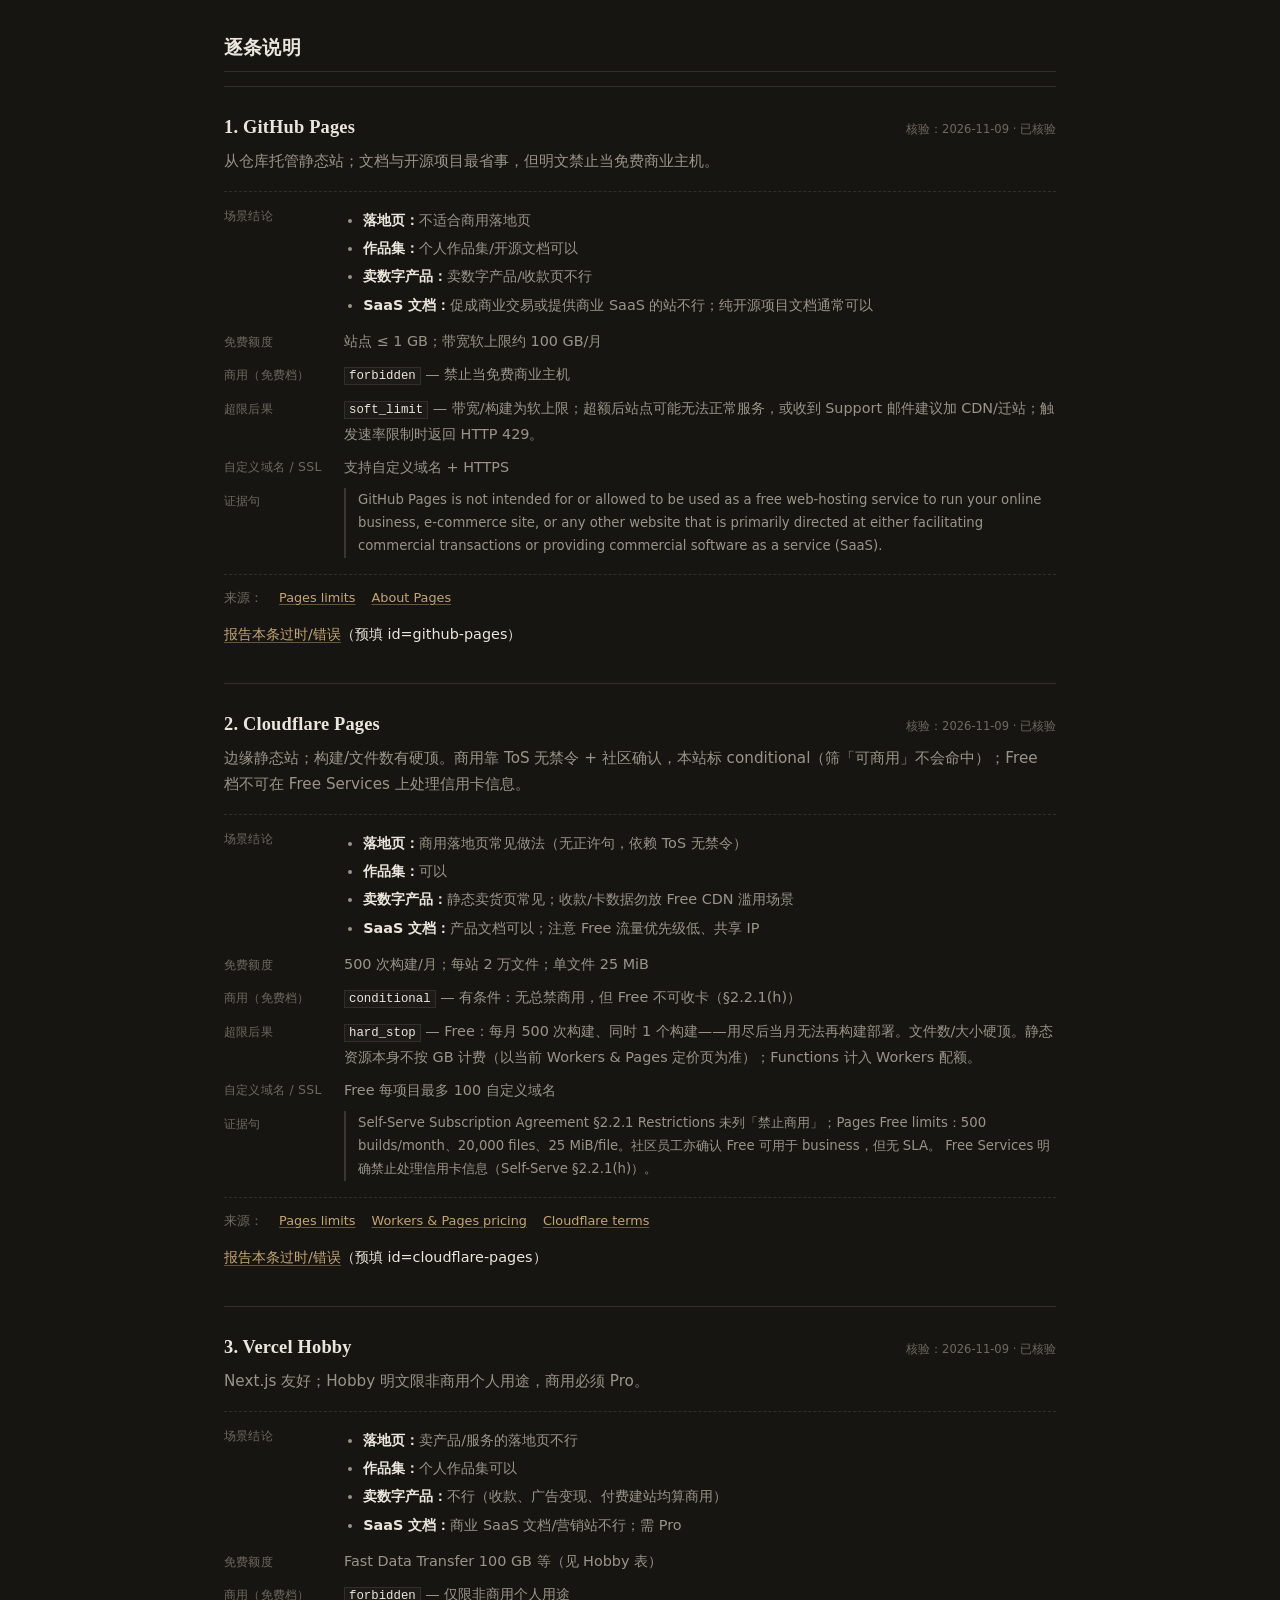
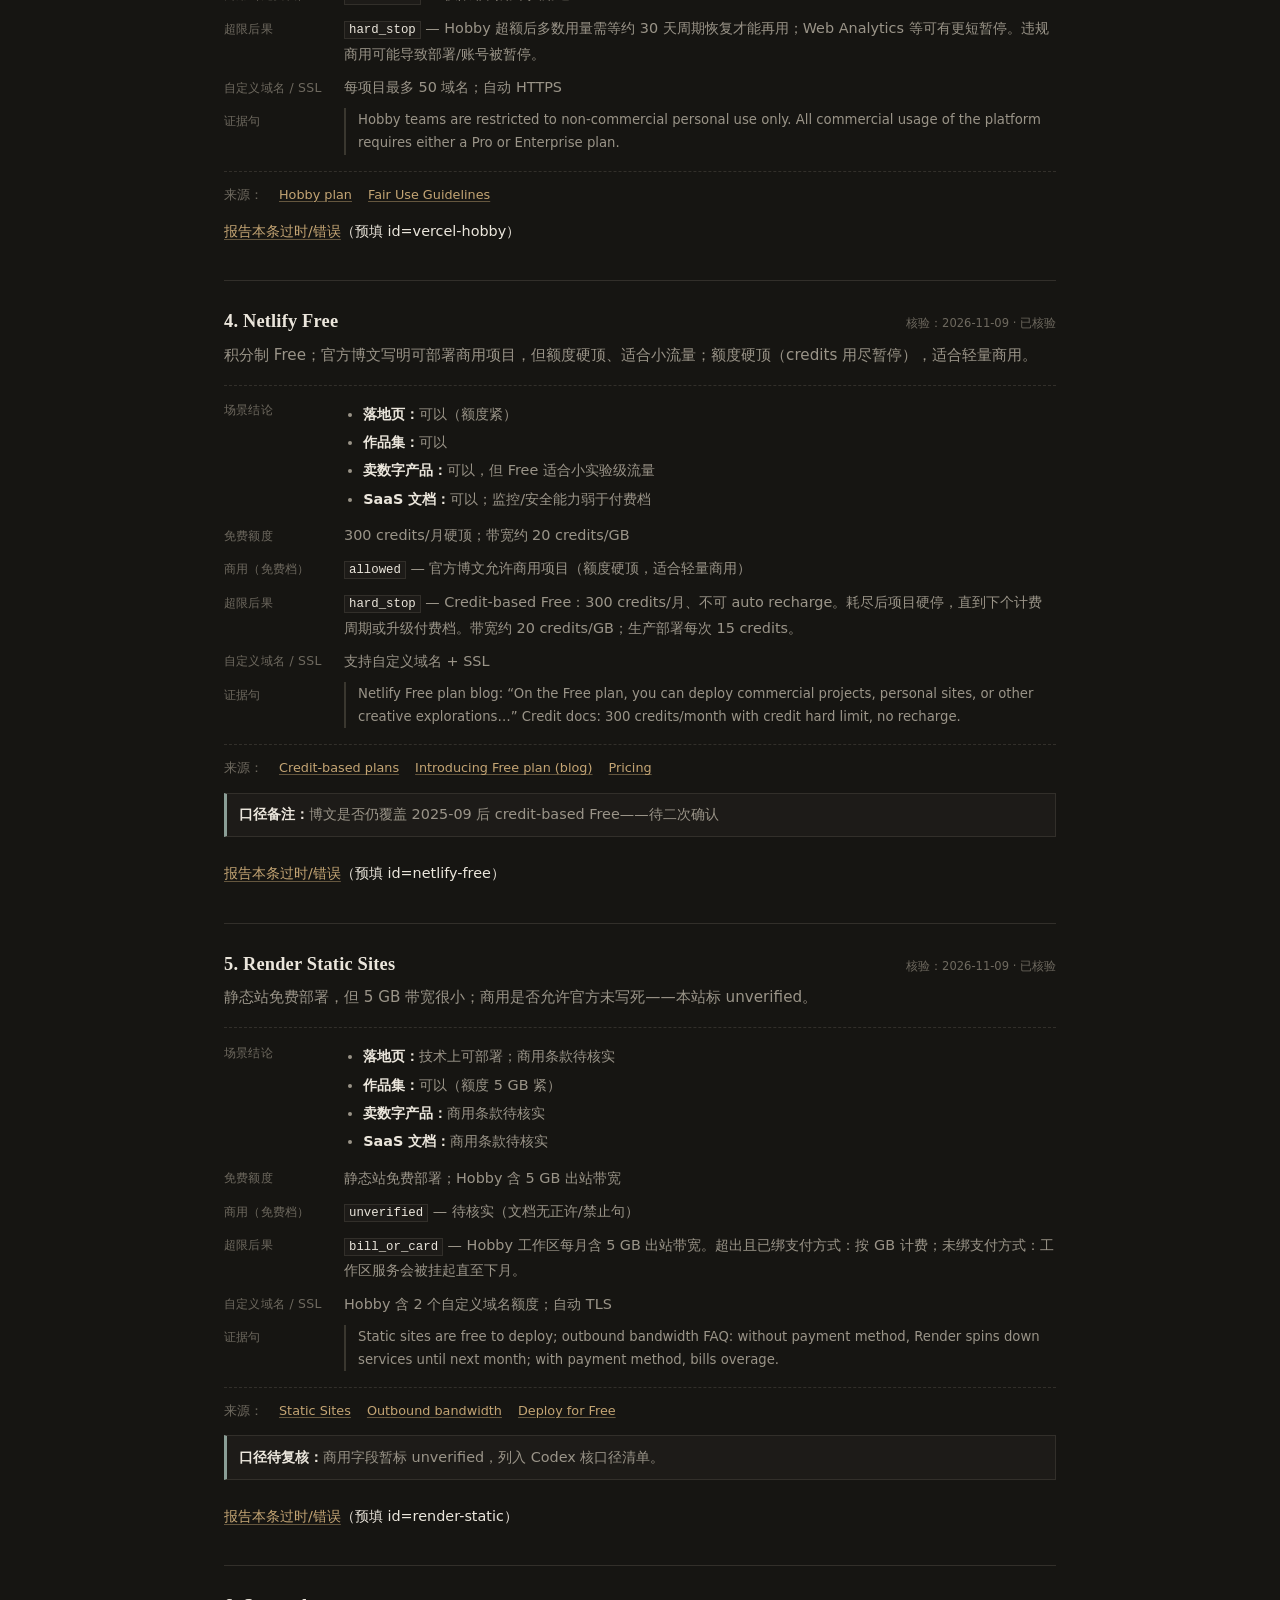
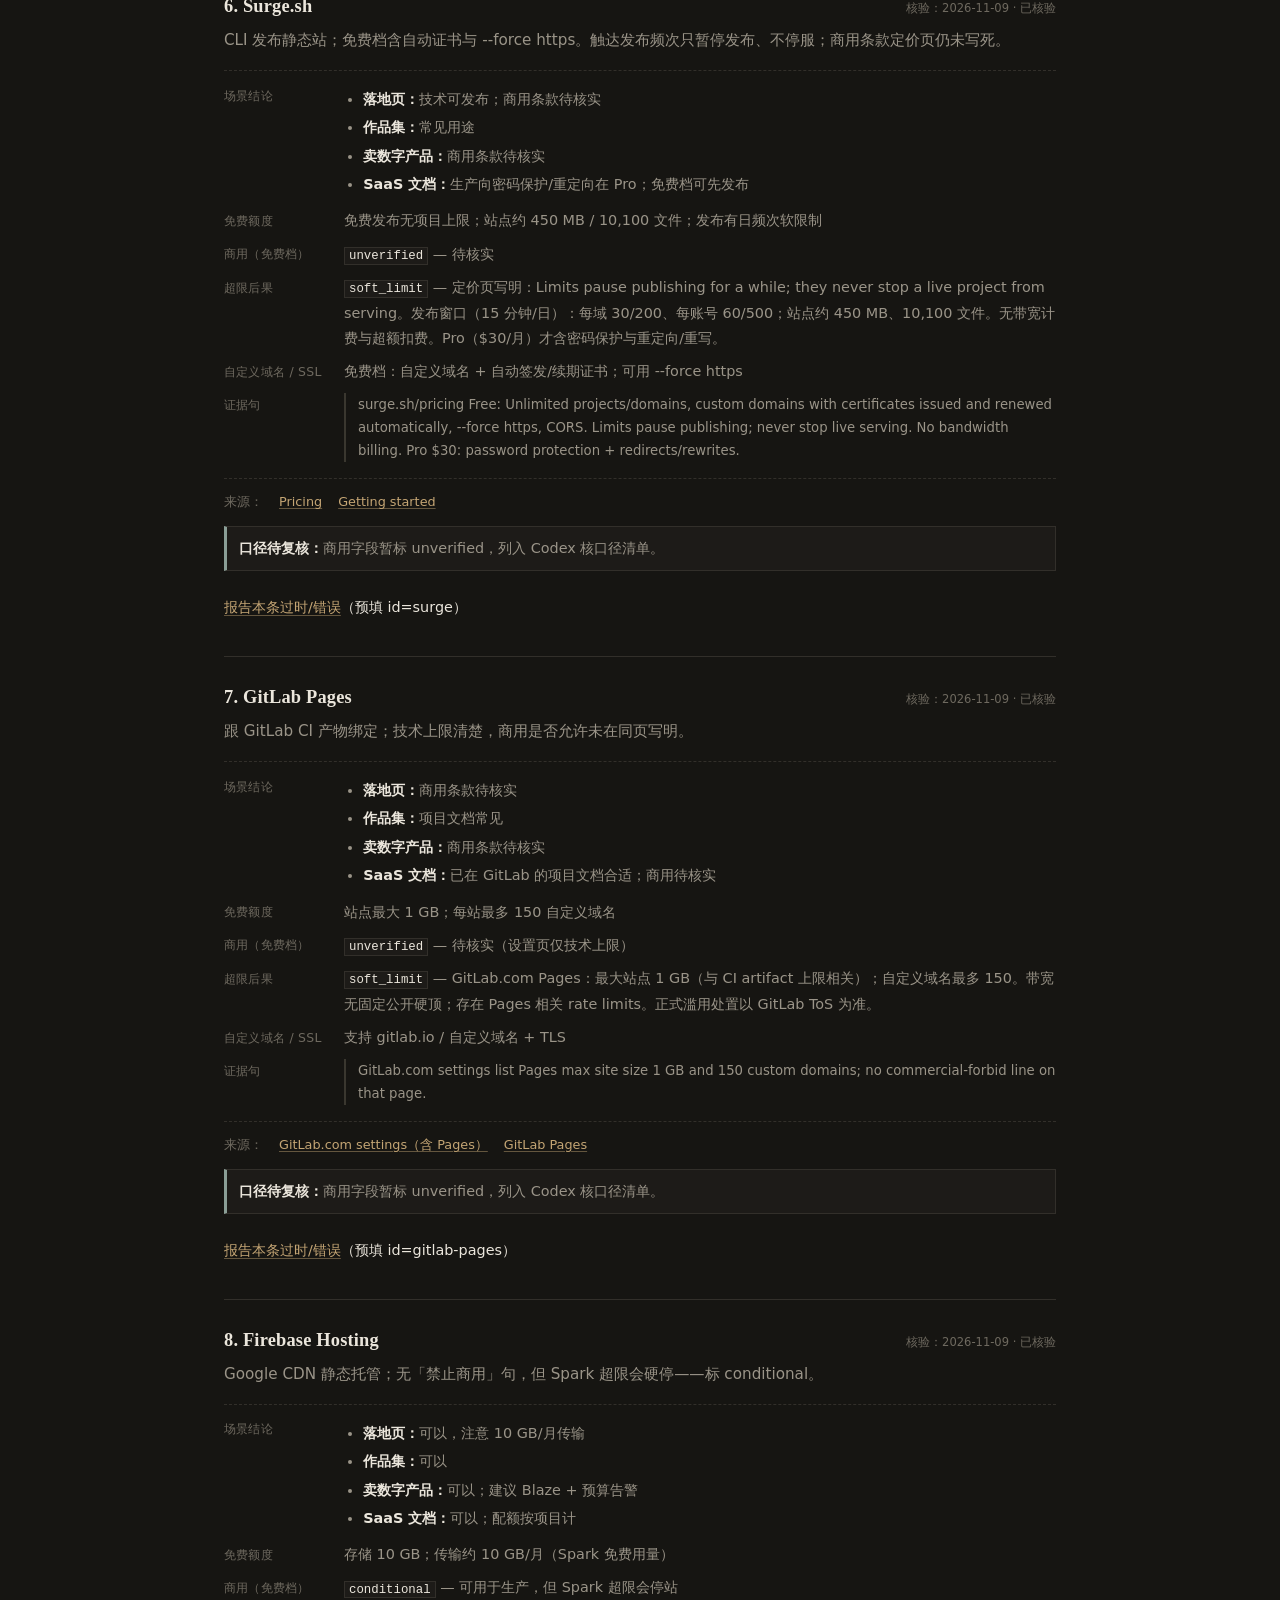
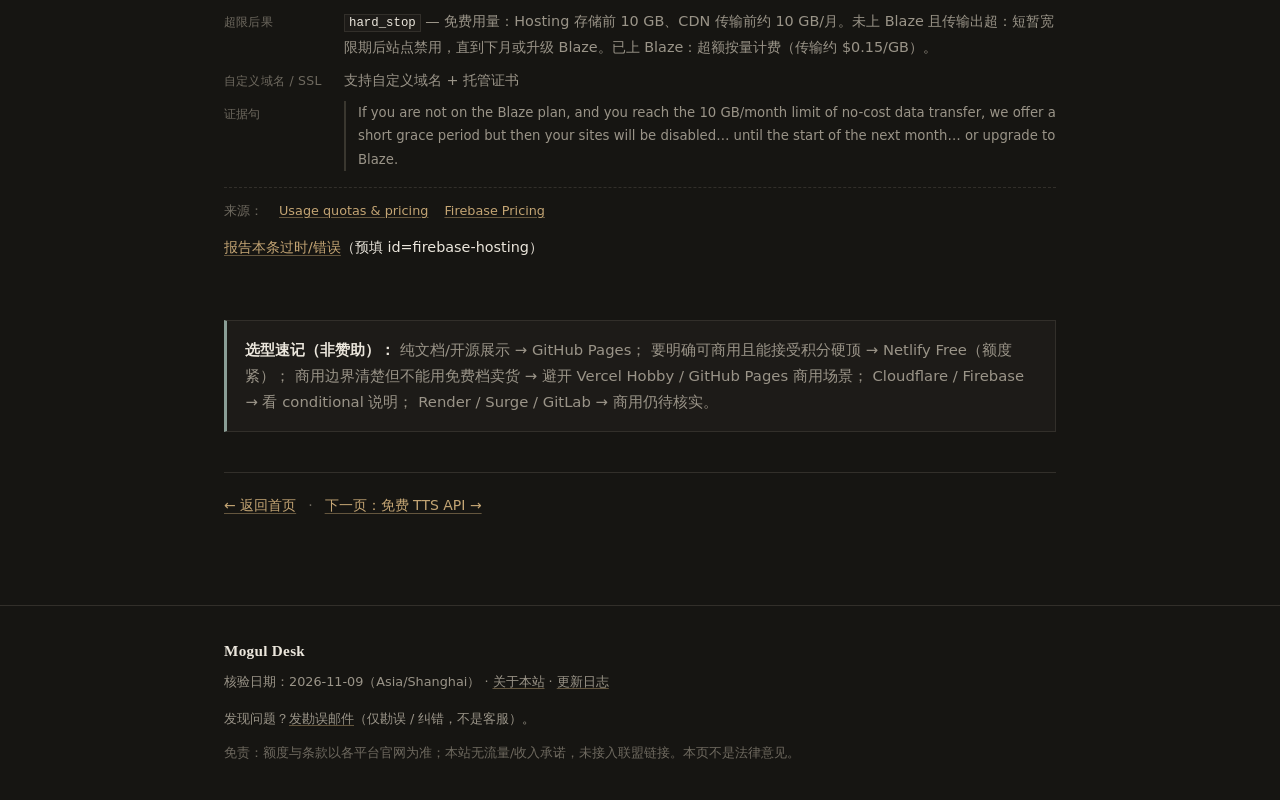
<file: pages/free-static-hosting.html>
<!DOCTYPE html>
<html lang="zh-CN">
<head>
  <meta charset="utf-8" />
  <meta name="viewport" content="width=device-width, initial-scale=1" />
  <title>免费静态托管对照：商用限制、额度与超限后果 · Mogul Desk</title>
  <meta name="description" content="对照 GitHub Pages、Cloudflare Pages、Vercel Hobby、Netlify Free、Render、Surge、GitLab Pages、Firebase Hosting 的商用限制、额度与超限后果（含核验来源）。" />
  <meta name="theme-color" content="#161512" />
  <link rel="icon" href="../assets/favicon.svg" type="image/svg+xml" />
  <link rel="canonical" href="https://prettych.github.io/mogul-desk/pages/free-static-hosting.html" />
  <meta property="og:title" content="免费静态托管对照：商用限制、额度与超限后果 · Mogul Desk" />
  <meta property="og:description" content="对照 GitHub Pages、Cloudflare Pages、Vercel Hobby、Netlify Free、Render、Surge、GitLab Pages、Firebase Hosting 的商用限制、额度与超限后果（含核验来源）。" />
  <meta property="og:type" content="article" />
  <meta property="og:url" content="https://prettych.github.io/mogul-desk/pages/free-static-hosting.html" />
  <meta property="og:locale" content="zh_CN" />
  <meta property="og:site_name" content="Mogul Desk" />
  <meta name="twitter:card" content="summary" />
  <meta name="twitter:title" content="免费静态托管对照：商用限制、额度与超限后果 · Mogul Desk" />
  <meta name="twitter:description" content="对照 GitHub Pages、Cloudflare Pages、Vercel Hobby、Netlify Free、Render、Surge、GitLab Pages、Firebase Hosting 的商用限制、额度与超限后果（含核验来源）。" />
  <link rel="stylesheet" href="../assets/styles.css" />
  <script type="application/ld+json">
{
  "@context": "https://schema.org",
  "@type": "ItemList",
  "name": "免费静态托管对照：商用限制、额度与超限后果",
  "description": "对照 GitHub Pages、Cloudflare Pages、Vercel Hobby、Netlify Free、Render、Surge、GitLab Pages、Firebase Hosting 的商用限制、额度与超限后果（含核验来源）。",
  "numberOfItems": 8,
  "itemListElement": [
    {
      "@type": "ListItem",
      "position": 1,
      "name": "GitHub Pages",
      "url": "https://prettych.github.io/mogul-desk/pages/free-static-hosting.html#github-pages"
    },
    {
      "@type": "ListItem",
      "position": 2,
      "name": "Cloudflare Pages",
      "url": "https://prettych.github.io/mogul-desk/pages/free-static-hosting.html#cloudflare-pages"
    },
    {
      "@type": "ListItem",
      "position": 3,
      "name": "Vercel Hobby",
      "url": "https://prettych.github.io/mogul-desk/pages/free-static-hosting.html#vercel-hobby"
    },
    {
      "@type": "ListItem",
      "position": 4,
      "name": "Netlify Free",
      "url": "https://prettych.github.io/mogul-desk/pages/free-static-hosting.html#netlify-free"
    },
    {
      "@type": "ListItem",
      "position": 5,
      "name": "Render Static Sites",
      "url": "https://prettych.github.io/mogul-desk/pages/free-static-hosting.html#render-static"
    },
    {
      "@type": "ListItem",
      "position": 6,
      "name": "Surge.sh",
      "url": "https://prettych.github.io/mogul-desk/pages/free-static-hosting.html#surge"
    },
    {
      "@type": "ListItem",
      "position": 7,
      "name": "GitLab Pages",
      "url": "https://prettych.github.io/mogul-desk/pages/free-static-hosting.html#gitlab-pages"
    },
    {
      "@type": "ListItem",
      "position": 8,
      "name": "Firebase Hosting",
      "url": "https://prettych.github.io/mogul-desk/pages/free-static-hosting.html#firebase-hosting"
    }
  ]
}
  </script>
</head>
<body>
<a class="skip-link" href="#main">跳到正文</a>
  <header class="site">
    <div class="inner">
      <a class="logo" href="../index.html"><span class="logo-mark" aria-hidden="true">M</span>Mogul <span>Desk</span></a>
      <nav aria-label="主导航">
        <a href="../index.html">首页</a>
        <a href="ai-daily.html">AI 日报</a>
        <a href="free-static-hosting.html" aria-current="page">静态托管</a>
        <a href="free-tts-api.html">TTS API</a>
        <a href="free-llm-api-no-card.html">免绑卡 LLM</a>
        <a href="free-email-api.html">事务邮件</a>
        <a href="changelog.html">更新日志</a>
        <a href="about.html">关于</a>
      </nav>
    </div>
  </header>

  <main id="main" class="wrap wrap--wide" tabindex="-1">
    <section class="hero hero--page">
      <span class="badge">对照页</span>
      <h1>免费静态托管对照：商用限制、额度与超限后果</h1>
      <p class="lead">
        面向独立开发者：落地页 / 作品集 / 卖数字产品 / SaaS 文档能不能放免费档？超限是停站还是扣费？数字来自各平台公开文档（核验：2026-11-09，Asia/Shanghai）。「未见禁止」≠ 允许商用。
      </p>
    </section>

    <div class="note">
      <strong>口径：</strong>
      <code>commercial</code> = allowed | conditional | forbidden | unverified；
      <code>overage</code> = soft_limit | hard_stop | bill_or_card | unverified。
      筛「可商用」只含 <strong>allowed</strong>；conditional / unverified 默认排除。下结论前请点来源。
    </div>

    <h2>速览</h2>
    <div class="filter-bar" data-compare-root>
      <div class="filter-bar-top">
        <div class="filter-search">
          <label for="filter-q">搜索</label>
          <input type="search" id="filter-q" data-filter-search placeholder="平台名、额度、关键词…" autocomplete="off" />
        </div>
        <div class="filter-meta">
          <span data-filter-count></span>
          <button type="button" class="filter-clear" data-filter-clear>清除</button>
        </div>
      </div>
      <div class="filter-groups">
        <div class="filter-group" data-filter-group="commercial" role="group" aria-label="按商用筛选">
          <span class="filter-group-label">商用</span>
          <button type="button" class="filter-chip is-active" data-filter-value="" aria-pressed="true">全部</button>
          <button type="button" class="filter-chip" data-filter-value="allowed" aria-pressed="false">可商用</button>
          <button type="button" class="filter-chip" data-filter-value="conditional" aria-pressed="false">有条件</button>
          <button type="button" class="filter-chip" data-filter-value="forbidden" aria-pressed="false">不可商用</button>
          <button type="button" class="filter-chip" data-filter-value="unverified" aria-pressed="false">待核实</button>
        </div>
        <div class="filter-group" data-filter-group="overage" role="group" aria-label="按超限后果筛选">
          <span class="filter-group-label">超限</span>
          <button type="button" class="filter-chip is-active" data-filter-value="" aria-pressed="true">全部</button>
          <button type="button" class="filter-chip" data-filter-value="soft_limit" aria-pressed="false">软限制</button>
          <button type="button" class="filter-chip" data-filter-value="hard_stop" aria-pressed="false">硬停</button>
          <button type="button" class="filter-chip" data-filter-value="bill_or_card" aria-pressed="false">扣费或要卡</button>
          <button type="button" class="filter-chip" data-filter-value="unverified" aria-pressed="false">待核实</button>
        </div>
      </div>
      <p class="filter-empty" data-filter-status hidden role="status">没有匹配的条目。试试换关键词，或点「清除」。</p>
    </div>
    <div class="table-scroll" tabindex="0" role="region" aria-label="对照表（可横向滚动）">
    <table class="compare" role="table">
      <thead>
        <tr>
          <th>平台</th>
          <th>免费档要点</th>
          <th>商用</th>
          <th>超限</th>
          <th>域名 / SSL</th>
          <th></th>
        </tr>
      </thead>
      <tbody>
        <tr id="row-github-pages" data-entry="github-pages" data-commercial="forbidden" data-overage="soft_limit" data-verify-status="ok" data-verified="2026-11-09" data-search="GitHub Pages forbidden commercial soft bandwidth 1GB 100GB">
          <td><a href="#github-pages">GitHub Pages</a><span class="table-verified" data-verified="2026-11-09">核验：2026-11-09 · 已核验</span></td>
          <td>站点 ≤ 1 GB；带宽软上限约 100 GB/月</td>
          <td class="tag-bad"><span class="pill pill-bad">禁止当免费商业主机</span></td>
          <td class="tag-warn"><span class="pill pill-warn">超限软限制（可能限流/邮件提醒）</span></td>
          <td>支持自定义域名 + HTTPS</td>
          <td><a class="errata-link" href="mailto:chengxixi@mail.grokbot.com?subject=Mogul%20Desk%20%E5%8B%98%E8%AF%AF%20%C2%B7%20free-static-hosting%20%C2%B7%20github-pages&body=%E9%A1%B5%E9%9D%A2%EF%BC%9Afree-static-hosting.html%0Aid%EF%BC%9Agithub-pages%0A%E5%90%8D%E7%A7%B0%EF%BC%9AGitHub%20Pages%0A%E5%8E%9F%E5%80%BC%EF%BC%9Acommercial%3Dforbidden%3B%20overage%3Dsoft_limit%0A%E9%97%AE%E9%A2%98%EF%BC%9A%0A%E5%AE%98%E6%96%B9%E6%9D%A5%E6%BA%90%E9%93%BE%E6%8E%A5%EF%BC%9A%0A%E5%BB%BA%E8%AE%AE%EF%BC%9A%0A">勘误</a></td>
        </tr>
        <tr id="row-cloudflare-pages" data-entry="cloudflare-pages" data-commercial="conditional" data-overage="hard_stop" data-verify-status="ok" data-verified="2026-11-09" data-search="Cloudflare Pages conditional builds 500 commercial ToS">
          <td><a href="#cloudflare-pages">Cloudflare Pages</a><span class="table-verified" data-verified="2026-11-09">核验：2026-11-09 · 已核验</span></td>
          <td>500 次构建/月；每站 2 万文件；单文件 25 MiB</td>
          <td class="tag-warn"><span class="pill pill-warn">有条件：无总禁商用，但 Free 不可收卡（§2.2.1(h)）</span></td>
          <td class="tag-bad"><span class="pill pill-bad">构建次数硬顶；静态流量通常宽裕</span></td>
          <td>Free 每项目最多 100 自定义域名</td>
          <td><a class="errata-link" href="mailto:chengxixi@mail.grokbot.com?subject=Mogul%20Desk%20%E5%8B%98%E8%AF%AF%20%C2%B7%20free-static-hosting%20%C2%B7%20cloudflare-pages&body=%E9%A1%B5%E9%9D%A2%EF%BC%9Afree-static-hosting.html%0Aid%EF%BC%9Acloudflare-pages%0A%E5%90%8D%E7%A7%B0%EF%BC%9ACloudflare%20Pages%0A%E5%8E%9F%E5%80%BC%EF%BC%9Acommercial%3Dconditional%3B%20overage%3Dhard_stop%0A%E9%97%AE%E9%A2%98%EF%BC%9A%0A%E5%AE%98%E6%96%B9%E6%9D%A5%E6%BA%90%E9%93%BE%E6%8E%A5%EF%BC%9A%0A%E5%BB%BA%E8%AE%AE%EF%BC%9A%0A">勘误</a></td>
        </tr>
        <tr id="row-vercel-hobby" data-entry="vercel-hobby" data-commercial="forbidden" data-overage="hard_stop" data-verify-status="ok" data-verified="2026-11-09" data-search="Vercel Hobby forbidden non-commercial hard_stop 100GB">
          <td><a href="#vercel-hobby">Vercel Hobby</a><span class="table-verified" data-verified="2026-11-09">核验：2026-11-09 · 已核验</span></td>
          <td>Fast Data Transfer 100 GB 等（见 Hobby 表）</td>
          <td class="tag-bad"><span class="pill pill-bad">仅限非商用个人用途</span></td>
          <td class="tag-bad"><span class="pill pill-bad">超限后多数能力暂停约 30 天</span></td>
          <td>每项目最多 50 域名；自动 HTTPS</td>
          <td><a class="errata-link" href="mailto:chengxixi@mail.grokbot.com?subject=Mogul%20Desk%20%E5%8B%98%E8%AF%AF%20%C2%B7%20free-static-hosting%20%C2%B7%20vercel-hobby&body=%E9%A1%B5%E9%9D%A2%EF%BC%9Afree-static-hosting.html%0Aid%EF%BC%9Avercel-hobby%0A%E5%90%8D%E7%A7%B0%EF%BC%9AVercel%20Hobby%0A%E5%8E%9F%E5%80%BC%EF%BC%9Acommercial%3Dforbidden%3B%20overage%3Dhard_stop%0A%E9%97%AE%E9%A2%98%EF%BC%9A%0A%E5%AE%98%E6%96%B9%E6%9D%A5%E6%BA%90%E9%93%BE%E6%8E%A5%EF%BC%9A%0A%E5%BB%BA%E8%AE%AE%EF%BC%9A%0A">勘误</a></td>
        </tr>
        <tr id="row-netlify-free" data-entry="netlify-free" data-commercial="allowed" data-overage="hard_stop" data-verify-status="ok" data-verified="2026-11-09" data-search="Netlify Free allowed commercial 300 credits hard_stop">
          <td><a href="#netlify-free">Netlify Free</a><span class="table-verified" data-verified="2026-11-09">核验：2026-11-09 · 已核验</span></td>
          <td>300 credits/月硬顶；带宽约 20 credits/GB</td>
          <td class="tag-ok"><span class="pill pill-ok">官方博文允许商用项目（额度硬顶，适合轻量商用）</span></td>
          <td class="tag-bad"><span class="pill pill-bad">积分硬顶，耗尽暂停至下周期</span></td>
          <td>支持自定义域名 + SSL</td>
          <td><a class="errata-link" href="mailto:chengxixi@mail.grokbot.com?subject=Mogul%20Desk%20%E5%8B%98%E8%AF%AF%20%C2%B7%20free-static-hosting%20%C2%B7%20netlify-free&body=%E9%A1%B5%E9%9D%A2%EF%BC%9Afree-static-hosting.html%0Aid%EF%BC%9Anetlify-free%0A%E5%90%8D%E7%A7%B0%EF%BC%9ANetlify%20Free%0A%E5%8E%9F%E5%80%BC%EF%BC%9Acommercial%3Dallowed%3B%20overage%3Dhard_stop%0A%E9%97%AE%E9%A2%98%EF%BC%9A%0A%E5%AE%98%E6%96%B9%E6%9D%A5%E6%BA%90%E9%93%BE%E6%8E%A5%EF%BC%9A%0A%E5%BB%BA%E8%AE%AE%EF%BC%9A%0A">勘误</a></td>
        </tr>
        <tr id="row-render-static" data-entry="render-static" data-commercial="unverified" data-overage="bill_or_card" data-verify-status="ok" data-verified="2026-11-09" data-search="Render Static unverified bill_or_card 5GB">
          <td><a href="#render-static">Render Static Sites</a><span class="table-verified" data-verified="2026-11-09">核验：2026-11-09 · 已核验</span></td>
          <td>静态站免费部署；Hobby 含 5 GB 出站带宽</td>
          <td class="tag-warn"><span class="pill pill-warn">待核实（文档无正许/禁止句）</span></td>
          <td class="tag-warn"><span class="pill pill-warn">超额：有卡则计费，无卡则停服</span></td>
          <td>Hobby 含 2 个自定义域名额度；自动 TLS</td>
          <td><a class="errata-link" href="mailto:chengxixi@mail.grokbot.com?subject=Mogul%20Desk%20%E5%8B%98%E8%AF%AF%20%C2%B7%20free-static-hosting%20%C2%B7%20render-static&body=%E9%A1%B5%E9%9D%A2%EF%BC%9Afree-static-hosting.html%0Aid%EF%BC%9Arender-static%0A%E5%90%8D%E7%A7%B0%EF%BC%9ARender%20Static%20Sites%0A%E5%8E%9F%E5%80%BC%EF%BC%9Acommercial%3Dunverified%3B%20overage%3Dbill_or_card%0A%E9%97%AE%E9%A2%98%EF%BC%9A%0A%E5%AE%98%E6%96%B9%E6%9D%A5%E6%BA%90%E9%93%BE%E6%8E%A5%EF%BC%9A%0A%E5%BB%BA%E8%AE%AE%EF%BC%9A%0A">勘误</a></td>
        </tr>
        <tr id="row-surge" data-entry="surge" data-commercial="unverified" data-overage="soft_limit" data-verify-status="ok" data-verified="2026-11-09" data-search="Surge.sh soft_limit publishing limits auto SSL commercial unverified">
          <td><a href="#surge">Surge.sh</a><span class="table-verified" data-verified="2026-11-09">核验：2026-11-09 · 已核验</span></td>
          <td>免费发布无项目上限；站点约 450 MB / 10,100 文件；发布有日频次软限制</td>
          <td class="tag-warn"><span class="pill pill-warn">待核实</span></td>
          <td class="tag-warn"><span class="pill pill-warn">触达发布频次则暂停发布；已上线站继续服务（无带宽计费）</span></td>
          <td>免费档：自定义域名 + 自动签发/续期证书；可用 --force https</td>
          <td><a class="errata-link" href="mailto:chengxixi@mail.grokbot.com?subject=Mogul%20Desk%20%E5%8B%98%E8%AF%AF%20%C2%B7%20free-static-hosting%20%C2%B7%20surge&body=%E9%A1%B5%E9%9D%A2%EF%BC%9Afree-static-hosting.html%0Aid%EF%BC%9Asurge%0A%E5%90%8D%E7%A7%B0%EF%BC%9ASurge.sh%0A%E5%8E%9F%E5%80%BC%EF%BC%9Acommercial%3Dunverified%3B%20overage%3Dsoft_limit%0A%E9%97%AE%E9%A2%98%EF%BC%9A%0A%E5%AE%98%E6%96%B9%E6%9D%A5%E6%BA%90%E9%93%BE%E6%8E%A5%EF%BC%9A%0A%E5%BB%BA%E8%AE%AE%EF%BC%9A%0A">勘误</a></td>
        </tr>
        <tr id="row-gitlab-pages" data-entry="gitlab-pages" data-commercial="unverified" data-overage="soft_limit" data-verify-status="ok" data-verified="2026-11-09" data-search="GitLab Pages unverified soft_limit 1GB 150 domains">
          <td><a href="#gitlab-pages">GitLab Pages</a><span class="table-verified" data-verified="2026-11-09">核验：2026-11-09 · 已核验</span></td>
          <td>站点最大 1 GB；每站最多 150 自定义域名</td>
          <td class="tag-warn"><span class="pill pill-warn">待核实（设置页仅技术上限）</span></td>
          <td class="tag-warn"><span class="pill pill-warn">带宽无公开硬顶；滥用可能限流</span></td>
          <td>支持 gitlab.io / 自定义域名 + TLS</td>
          <td><a class="errata-link" href="mailto:chengxixi@mail.grokbot.com?subject=Mogul%20Desk%20%E5%8B%98%E8%AF%AF%20%C2%B7%20free-static-hosting%20%C2%B7%20gitlab-pages&body=%E9%A1%B5%E9%9D%A2%EF%BC%9Afree-static-hosting.html%0Aid%EF%BC%9Agitlab-pages%0A%E5%90%8D%E7%A7%B0%EF%BC%9AGitLab%20Pages%0A%E5%8E%9F%E5%80%BC%EF%BC%9Acommercial%3Dunverified%3B%20overage%3Dsoft_limit%0A%E9%97%AE%E9%A2%98%EF%BC%9A%0A%E5%AE%98%E6%96%B9%E6%9D%A5%E6%BA%90%E9%93%BE%E6%8E%A5%EF%BC%9A%0A%E5%BB%BA%E8%AE%AE%EF%BC%9A%0A">勘误</a></td>
        </tr>
        <tr id="row-firebase-hosting" data-entry="firebase-hosting" data-commercial="conditional" data-overage="hard_stop" data-verify-status="ok" data-verified="2026-11-09" data-search="Firebase Hosting conditional hard_stop Spark 10GB">
          <td><a href="#firebase-hosting">Firebase Hosting</a><span class="table-verified" data-verified="2026-11-09">核验：2026-11-09 · 已核验</span></td>
          <td>存储 10 GB；传输约 10 GB/月（Spark 免费用量）</td>
          <td class="tag-warn"><span class="pill pill-warn">可用于生产，但 Spark 超限会停站</span></td>
          <td class="tag-bad"><span class="pill pill-bad">Spark 超限宽限期后禁用至下月或升 Blaze</span></td>
          <td>支持自定义域名 + 托管证书</td>
          <td><a class="errata-link" href="mailto:chengxixi@mail.grokbot.com?subject=Mogul%20Desk%20%E5%8B%98%E8%AF%AF%20%C2%B7%20free-static-hosting%20%C2%B7%20firebase-hosting&body=%E9%A1%B5%E9%9D%A2%EF%BC%9Afree-static-hosting.html%0Aid%EF%BC%9Afirebase-hosting%0A%E5%90%8D%E7%A7%B0%EF%BC%9AFirebase%20Hosting%0A%E5%8E%9F%E5%80%BC%EF%BC%9Acommercial%3Dconditional%3B%20overage%3Dhard_stop%0A%E9%97%AE%E9%A2%98%EF%BC%9A%0A%E5%AE%98%E6%96%B9%E6%9D%A5%E6%BA%90%E9%93%BE%E6%8E%A5%EF%BC%9A%0A%E5%BB%BA%E8%AE%AE%EF%BC%9A%0A">勘误</a></td>
        </tr>
      </tbody>
    </table>
    </div>

    <h2 id="entries">逐条说明</h2>

    <article class="entry" id="github-pages" data-entry="github-pages" data-commercial="forbidden" data-overage="soft_limit" data-verify-status="ok" data-verified="2026-11-09" data-search="GitHub Pages forbidden commercial soft bandwidth 1GB 100GB">
      <div class="entry-head">
        <h3>1. GitHub Pages</h3>
        <span class="verified" data-verified="2026-11-09">核验：2026-11-09 · 已核验</span>
      </div>
      <p class="one-liner">从仓库托管静态站；文档与开源项目最省事，但明文禁止当免费商业主机。</p>
      <dl>
        <dt>场景结论</dt>
        <dd>
          <ul class="scenario-list">
            <li><strong>落地页：</strong>不适合商用落地页</li>
            <li><strong>作品集：</strong>个人作品集/开源文档可以</li>
            <li><strong>卖数字产品：</strong>卖数字产品/收款页不行</li>
            <li><strong>SaaS 文档：</strong>促成商业交易或提供商业 SaaS 的站不行；纯开源项目文档通常可以</li>
          </ul>
        </dd>
        <dt>免费额度</dt>
        <dd>站点 ≤ 1 GB；带宽软上限约 100 GB/月</dd>
        <dt>商用（免费档）</dt>
        <dd><code>forbidden</code> — 禁止当免费商业主机</dd>
        <dt>超限后果</dt>
        <dd><code>soft_limit</code> — 带宽/构建为软上限；超额后站点可能无法正常服务，或收到 Support 邮件建议加 CDN/迁站；触发速率限制时返回 HTTP 429。</dd>
        <dt>自定义域名 / SSL</dt>
        <dd>支持自定义域名 + HTTPS</dd>
        <dt>证据句</dt>
        <dd class="evidence">GitHub Pages is not intended for or allowed to be used as a free web-hosting service to run your online business, e-commerce site, or any other website that is primarily directed at either facilitating commercial transactions or providing commercial software as a service (SaaS).</dd>
      </dl>
      <p class="sources">
        来源：
        <a href="https://docs.github.com/en/pages/getting-started-with-github-pages/github-pages-limits" rel="noopener" target="_blank">Pages limits</a>
        <a href="https://docs.github.com/en/pages/getting-started-with-github-pages/about-github-pages" rel="noopener" target="_blank">About Pages</a>
      </p>
      
      <p class="entry-errata"><a href="mailto:chengxixi@mail.grokbot.com?subject=Mogul%20Desk%20%E5%8B%98%E8%AF%AF%20%C2%B7%20free-static-hosting%20%C2%B7%20github-pages&body=%E9%A1%B5%E9%9D%A2%EF%BC%9Afree-static-hosting.html%0Aid%EF%BC%9Agithub-pages%0A%E5%90%8D%E7%A7%B0%EF%BC%9AGitHub%20Pages%0A%E5%8E%9F%E5%80%BC%EF%BC%9Acommercial%3Dforbidden%3B%20overage%3Dsoft_limit%0A%E9%97%AE%E9%A2%98%EF%BC%9A%0A%E5%AE%98%E6%96%B9%E6%9D%A5%E6%BA%90%E9%93%BE%E6%8E%A5%EF%BC%9A%0A%E5%BB%BA%E8%AE%AE%EF%BC%9A%0A">报告本条过时/错误</a>（预填 id=github-pages）</p>
    </article>

    <article class="entry" id="cloudflare-pages" data-entry="cloudflare-pages" data-commercial="conditional" data-overage="hard_stop" data-verify-status="ok" data-verified="2026-11-09" data-search="Cloudflare Pages conditional builds 500 commercial ToS">
      <div class="entry-head">
        <h3>2. Cloudflare Pages</h3>
        <span class="verified" data-verified="2026-11-09">核验：2026-11-09 · 已核验</span>
      </div>
      <p class="one-liner">边缘静态站；构建/文件数有硬顶。商用靠 ToS 无禁令 + 社区确认，本站标 conditional（筛「可商用」不会命中）；Free 档不可在 Free Services 上处理信用卡信息。</p>
      <dl>
        <dt>场景结论</dt>
        <dd>
          <ul class="scenario-list">
            <li><strong>落地页：</strong>商用落地页常见做法（无正许句，依赖 ToS 无禁令）</li>
            <li><strong>作品集：</strong>可以</li>
            <li><strong>卖数字产品：</strong>静态卖货页常见；收款/卡数据勿放 Free CDN 滥用场景</li>
            <li><strong>SaaS 文档：</strong>产品文档可以；注意 Free 流量优先级低、共享 IP</li>
          </ul>
        </dd>
        <dt>免费额度</dt>
        <dd>500 次构建/月；每站 2 万文件；单文件 25 MiB</dd>
        <dt>商用（免费档）</dt>
        <dd><code>conditional</code> — 有条件：无总禁商用，但 Free 不可收卡（§2.2.1(h)）</dd>
        <dt>超限后果</dt>
        <dd><code>hard_stop</code> — Free：每月 500 次构建、同时 1 个构建——用尽后当月无法再构建部署。文件数/大小硬顶。静态资源本身不按 GB 计费（以当前 Workers &amp; Pages 定价页为准）；Functions 计入 Workers 配额。</dd>
        <dt>自定义域名 / SSL</dt>
        <dd>Free 每项目最多 100 自定义域名</dd>
        <dt>证据句</dt>
        <dd class="evidence">Self-Serve Subscription Agreement §2.2.1 Restrictions 未列「禁止商用」；Pages Free limits：500 builds/month、20,000 files、25 MiB/file。社区员工亦确认 Free 可用于 business，但无 SLA。 Free Services 明确禁止处理信用卡信息（Self-Serve §2.2.1(h)）。</dd>
      </dl>
      <p class="sources">
        来源：
        <a href="https://developers.cloudflare.com/pages/platform/limits/" rel="noopener" target="_blank">Pages limits</a>
        <a href="https://www.cloudflare.com/plans/developer-platform-pricing/" rel="noopener" target="_blank">Workers &amp; Pages pricing</a>
        <a href="https://www.cloudflare.com/terms/" rel="noopener" target="_blank">Cloudflare terms</a>
      </p>
      
      <p class="entry-errata"><a href="mailto:chengxixi@mail.grokbot.com?subject=Mogul%20Desk%20%E5%8B%98%E8%AF%AF%20%C2%B7%20free-static-hosting%20%C2%B7%20cloudflare-pages&body=%E9%A1%B5%E9%9D%A2%EF%BC%9Afree-static-hosting.html%0Aid%EF%BC%9Acloudflare-pages%0A%E5%90%8D%E7%A7%B0%EF%BC%9ACloudflare%20Pages%0A%E5%8E%9F%E5%80%BC%EF%BC%9Acommercial%3Dconditional%3B%20overage%3Dhard_stop%0A%E9%97%AE%E9%A2%98%EF%BC%9A%0A%E5%AE%98%E6%96%B9%E6%9D%A5%E6%BA%90%E9%93%BE%E6%8E%A5%EF%BC%9A%0A%E5%BB%BA%E8%AE%AE%EF%BC%9A%0A">报告本条过时/错误</a>（预填 id=cloudflare-pages）</p>
    </article>

    <article class="entry" id="vercel-hobby" data-entry="vercel-hobby" data-commercial="forbidden" data-overage="hard_stop" data-verify-status="ok" data-verified="2026-11-09" data-search="Vercel Hobby forbidden non-commercial hard_stop 100GB">
      <div class="entry-head">
        <h3>3. Vercel Hobby</h3>
        <span class="verified" data-verified="2026-11-09">核验：2026-11-09 · 已核验</span>
      </div>
      <p class="one-liner">Next.js 友好；Hobby 明文限非商用个人用途，商用必须 Pro。</p>
      <dl>
        <dt>场景结论</dt>
        <dd>
          <ul class="scenario-list">
            <li><strong>落地页：</strong>卖产品/服务的落地页不行</li>
            <li><strong>作品集：</strong>个人作品集可以</li>
            <li><strong>卖数字产品：</strong>不行（收款、广告变现、付费建站均算商用）</li>
            <li><strong>SaaS 文档：</strong>商业 SaaS 文档/营销站不行；需 Pro</li>
          </ul>
        </dd>
        <dt>免费额度</dt>
        <dd>Fast Data Transfer 100 GB 等（见 Hobby 表）</dd>
        <dt>商用（免费档）</dt>
        <dd><code>forbidden</code> — 仅限非商用个人用途</dd>
        <dt>超限后果</dt>
        <dd><code>hard_stop</code> — Hobby 超额后多数用量需等约 30 天周期恢复才能再用；Web Analytics 等可有更短暂停。违规商用可能导致部署/账号被暂停。</dd>
        <dt>自定义域名 / SSL</dt>
        <dd>每项目最多 50 域名；自动 HTTPS</dd>
        <dt>证据句</dt>
        <dd class="evidence">Hobby teams are restricted to non-commercial personal use only. All commercial usage of the platform requires either a Pro or Enterprise plan.</dd>
      </dl>
      <p class="sources">
        来源：
        <a href="https://vercel.com/docs/plans/hobby" rel="noopener" target="_blank">Hobby plan</a>
        <a href="https://vercel.com/docs/limits/fair-use-guidelines" rel="noopener" target="_blank">Fair Use Guidelines</a>
      </p>
      
      <p class="entry-errata"><a href="mailto:chengxixi@mail.grokbot.com?subject=Mogul%20Desk%20%E5%8B%98%E8%AF%AF%20%C2%B7%20free-static-hosting%20%C2%B7%20vercel-hobby&body=%E9%A1%B5%E9%9D%A2%EF%BC%9Afree-static-hosting.html%0Aid%EF%BC%9Avercel-hobby%0A%E5%90%8D%E7%A7%B0%EF%BC%9AVercel%20Hobby%0A%E5%8E%9F%E5%80%BC%EF%BC%9Acommercial%3Dforbidden%3B%20overage%3Dhard_stop%0A%E9%97%AE%E9%A2%98%EF%BC%9A%0A%E5%AE%98%E6%96%B9%E6%9D%A5%E6%BA%90%E9%93%BE%E6%8E%A5%EF%BC%9A%0A%E5%BB%BA%E8%AE%AE%EF%BC%9A%0A">报告本条过时/错误</a>（预填 id=vercel-hobby）</p>
    </article>

    <article class="entry" id="netlify-free" data-entry="netlify-free" data-commercial="allowed" data-overage="hard_stop" data-verify-status="ok" data-verified="2026-11-09" data-search="Netlify Free allowed commercial 300 credits hard_stop">
      <div class="entry-head">
        <h3>4. Netlify Free</h3>
        <span class="verified" data-verified="2026-11-09">核验：2026-11-09 · 已核验</span>
      </div>
      <p class="one-liner">积分制 Free；官方博文写明可部署商用项目，但额度硬顶、适合小流量；额度硬顶（credits 用尽暂停），适合轻量商用。</p>
      <dl>
        <dt>场景结论</dt>
        <dd>
          <ul class="scenario-list">
            <li><strong>落地页：</strong>可以（额度紧）</li>
            <li><strong>作品集：</strong>可以</li>
            <li><strong>卖数字产品：</strong>可以，但 Free 适合小实验级流量</li>
            <li><strong>SaaS 文档：</strong>可以；监控/安全能力弱于付费档</li>
          </ul>
        </dd>
        <dt>免费额度</dt>
        <dd>300 credits/月硬顶；带宽约 20 credits/GB</dd>
        <dt>商用（免费档）</dt>
        <dd><code>allowed</code> — 官方博文允许商用项目（额度硬顶，适合轻量商用）</dd>
        <dt>超限后果</dt>
        <dd><code>hard_stop</code> — Credit-based Free：300 credits/月、不可 auto recharge。耗尽后项目硬停，直到下个计费周期或升级付费档。带宽约 20 credits/GB；生产部署每次 15 credits。</dd>
        <dt>自定义域名 / SSL</dt>
        <dd>支持自定义域名 + SSL</dd>
        <dt>证据句</dt>
        <dd class="evidence">Netlify Free plan blog: “On the Free plan, you can deploy commercial projects, personal sites, or other creative explorations…” Credit docs: 300 credits/month with credit hard limit, no recharge.</dd>
      </dl>
      <p class="sources">
        来源：
        <a href="https://docs.netlify.com/manage/accounts-and-billing/billing/billing-for-credit-based-plans/credit-based-pricing-plans/" rel="noopener" target="_blank">Credit-based plans</a>
        <a href="https://www.netlify.com/blog/introducing-netlify-free-plan/" rel="noopener" target="_blank">Introducing Free plan (blog)</a>
        <a href="https://www.netlify.com/pricing" rel="noopener" target="_blank">Pricing</a>
      </p>
      <p class="note note--inline"><strong>口径备注：</strong>博文是否仍覆盖 2025-09 后 credit-based Free——待二次确认</p>
      <p class="entry-errata"><a href="mailto:chengxixi@mail.grokbot.com?subject=Mogul%20Desk%20%E5%8B%98%E8%AF%AF%20%C2%B7%20free-static-hosting%20%C2%B7%20netlify-free&body=%E9%A1%B5%E9%9D%A2%EF%BC%9Afree-static-hosting.html%0Aid%EF%BC%9Anetlify-free%0A%E5%90%8D%E7%A7%B0%EF%BC%9ANetlify%20Free%0A%E5%8E%9F%E5%80%BC%EF%BC%9Acommercial%3Dallowed%3B%20overage%3Dhard_stop%0A%E9%97%AE%E9%A2%98%EF%BC%9A%0A%E5%AE%98%E6%96%B9%E6%9D%A5%E6%BA%90%E9%93%BE%E6%8E%A5%EF%BC%9A%0A%E5%BB%BA%E8%AE%AE%EF%BC%9A%0A">报告本条过时/错误</a>（预填 id=netlify-free）</p>
    </article>

    <article class="entry" id="render-static" data-entry="render-static" data-commercial="unverified" data-overage="bill_or_card" data-verify-status="ok" data-verified="2026-11-09" data-search="Render Static unverified bill_or_card 5GB">
      <div class="entry-head">
        <h3>5. Render Static Sites</h3>
        <span class="verified" data-verified="2026-11-09">核验：2026-11-09 · 已核验</span>
      </div>
      <p class="one-liner">静态站免费部署，但 5 GB 带宽很小；商用是否允许官方未写死——本站标 unverified。</p>
      <dl>
        <dt>场景结论</dt>
        <dd>
          <ul class="scenario-list">
            <li><strong>落地页：</strong>技术上可部署；商用条款待核实</li>
            <li><strong>作品集：</strong>可以（额度 5 GB 紧）</li>
            <li><strong>卖数字产品：</strong>商用条款待核实</li>
            <li><strong>SaaS 文档：</strong>商用条款待核实</li>
          </ul>
        </dd>
        <dt>免费额度</dt>
        <dd>静态站免费部署；Hobby 含 5 GB 出站带宽</dd>
        <dt>商用（免费档）</dt>
        <dd><code>unverified</code> — 待核实（文档无正许/禁止句）</dd>
        <dt>超限后果</dt>
        <dd><code>bill_or_card</code> — Hobby 工作区每月含 5 GB 出站带宽。超出且已绑支付方式：按 GB 计费；未绑支付方式：工作区服务会被挂起直至下月。</dd>
        <dt>自定义域名 / SSL</dt>
        <dd>Hobby 含 2 个自定义域名额度；自动 TLS</dd>
        <dt>证据句</dt>
        <dd class="evidence">Static sites are free to deploy; outbound bandwidth FAQ: without payment method, Render spins down services until next month; with payment method, bills overage.</dd>
      </dl>
      <p class="sources">
        来源：
        <a href="https://render.com/docs/static-sites" rel="noopener" target="_blank">Static Sites</a>
        <a href="https://render.com/docs/outbound-bandwidth" rel="noopener" target="_blank">Outbound bandwidth</a>
        <a href="https://render.com/docs/free" rel="noopener" target="_blank">Deploy for Free</a>
      </p>
      <p class="note note--inline"><strong>口径待复核：</strong>商用字段暂标 unverified，列入 Codex 核口径清单。</p>
      <p class="entry-errata"><a href="mailto:chengxixi@mail.grokbot.com?subject=Mogul%20Desk%20%E5%8B%98%E8%AF%AF%20%C2%B7%20free-static-hosting%20%C2%B7%20render-static&body=%E9%A1%B5%E9%9D%A2%EF%BC%9Afree-static-hosting.html%0Aid%EF%BC%9Arender-static%0A%E5%90%8D%E7%A7%B0%EF%BC%9ARender%20Static%20Sites%0A%E5%8E%9F%E5%80%BC%EF%BC%9Acommercial%3Dunverified%3B%20overage%3Dbill_or_card%0A%E9%97%AE%E9%A2%98%EF%BC%9A%0A%E5%AE%98%E6%96%B9%E6%9D%A5%E6%BA%90%E9%93%BE%E6%8E%A5%EF%BC%9A%0A%E5%BB%BA%E8%AE%AE%EF%BC%9A%0A">报告本条过时/错误</a>（预填 id=render-static）</p>
    </article>

    <article class="entry" id="surge" data-entry="surge" data-commercial="unverified" data-overage="soft_limit" data-verify-status="ok" data-verified="2026-11-09" data-search="Surge.sh soft_limit publishing limits auto SSL commercial unverified">
      <div class="entry-head">
        <h3>6. Surge.sh</h3>
        <span class="verified" data-verified="2026-11-09">核验：2026-11-09 · 已核验</span>
      </div>
      <p class="one-liner">CLI 发布静态站；免费档含自动证书与 --force https。触达发布频次只暂停发布、不停服；商用条款定价页仍未写死。</p>
      <dl>
        <dt>场景结论</dt>
        <dd>
          <ul class="scenario-list">
            <li><strong>落地页：</strong>技术可发布；商用条款待核实</li>
            <li><strong>作品集：</strong>常见用途</li>
            <li><strong>卖数字产品：</strong>商用条款待核实</li>
            <li><strong>SaaS 文档：</strong>生产向密码保护/重定向在 Pro；免费档可先发布</li>
          </ul>
        </dd>
        <dt>免费额度</dt>
        <dd>免费发布无项目上限；站点约 450 MB / 10,100 文件；发布有日频次软限制</dd>
        <dt>商用（免费档）</dt>
        <dd><code>unverified</code> — 待核实</dd>
        <dt>超限后果</dt>
        <dd><code>soft_limit</code> — 定价页写明：Limits pause publishing for a while; they never stop a live project from serving。发布窗口（15 分钟/日）：每域 30/200、每账号 60/500；站点约 450 MB、10,100 文件。无带宽计费与超额扣费。Pro（$30/月）才含密码保护与重定向/重写。</dd>
        <dt>自定义域名 / SSL</dt>
        <dd>免费档：自定义域名 + 自动签发/续期证书；可用 --force https</dd>
        <dt>证据句</dt>
        <dd class="evidence">surge.sh/pricing Free: Unlimited projects/domains, custom domains with certificates issued and renewed automatically, --force https, CORS. Limits pause publishing; never stop live serving. No bandwidth billing. Pro $30: password protection + redirects/rewrites.</dd>
      </dl>
      <p class="sources">
        来源：
        <a href="https://surge.sh/pricing" rel="noopener" target="_blank">Pricing</a>
        <a href="https://surge.sh/docs/getting-started" rel="noopener" target="_blank">Getting started</a>
      </p>
      <p class="note note--inline"><strong>口径待复核：</strong>商用字段暂标 unverified，列入 Codex 核口径清单。</p>
      <p class="entry-errata"><a href="mailto:chengxixi@mail.grokbot.com?subject=Mogul%20Desk%20%E5%8B%98%E8%AF%AF%20%C2%B7%20free-static-hosting%20%C2%B7%20surge&body=%E9%A1%B5%E9%9D%A2%EF%BC%9Afree-static-hosting.html%0Aid%EF%BC%9Asurge%0A%E5%90%8D%E7%A7%B0%EF%BC%9ASurge.sh%0A%E5%8E%9F%E5%80%BC%EF%BC%9Acommercial%3Dunverified%3B%20overage%3Dsoft_limit%0A%E9%97%AE%E9%A2%98%EF%BC%9A%0A%E5%AE%98%E6%96%B9%E6%9D%A5%E6%BA%90%E9%93%BE%E6%8E%A5%EF%BC%9A%0A%E5%BB%BA%E8%AE%AE%EF%BC%9A%0A">报告本条过时/错误</a>（预填 id=surge）</p>
    </article>

    <article class="entry" id="gitlab-pages" data-entry="gitlab-pages" data-commercial="unverified" data-overage="soft_limit" data-verify-status="ok" data-verified="2026-11-09" data-search="GitLab Pages unverified soft_limit 1GB 150 domains">
      <div class="entry-head">
        <h3>7. GitLab Pages</h3>
        <span class="verified" data-verified="2026-11-09">核验：2026-11-09 · 已核验</span>
      </div>
      <p class="one-liner">跟 GitLab CI 产物绑定；技术上限清楚，商用是否允许未在同页写明。</p>
      <dl>
        <dt>场景结论</dt>
        <dd>
          <ul class="scenario-list">
            <li><strong>落地页：</strong>商用条款待核实</li>
            <li><strong>作品集：</strong>项目文档常见</li>
            <li><strong>卖数字产品：</strong>商用条款待核实</li>
            <li><strong>SaaS 文档：</strong>已在 GitLab 的项目文档合适；商用待核实</li>
          </ul>
        </dd>
        <dt>免费额度</dt>
        <dd>站点最大 1 GB；每站最多 150 自定义域名</dd>
        <dt>商用（免费档）</dt>
        <dd><code>unverified</code> — 待核实（设置页仅技术上限）</dd>
        <dt>超限后果</dt>
        <dd><code>soft_limit</code> — GitLab.com Pages：最大站点 1 GB（与 CI artifact 上限相关）；自定义域名最多 150。带宽无固定公开硬顶；存在 Pages 相关 rate limits。正式滥用处置以 GitLab ToS 为准。</dd>
        <dt>自定义域名 / SSL</dt>
        <dd>支持 gitlab.io / 自定义域名 + TLS</dd>
        <dt>证据句</dt>
        <dd class="evidence">GitLab.com settings list Pages max site size 1 GB and 150 custom domains; no commercial-forbid line on that page.</dd>
      </dl>
      <p class="sources">
        来源：
        <a href="https://docs.gitlab.com/user/gitlab_com/" rel="noopener" target="_blank">GitLab.com settings（含 Pages）</a>
        <a href="https://docs.gitlab.com/user/project/pages/" rel="noopener" target="_blank">GitLab Pages</a>
      </p>
      <p class="note note--inline"><strong>口径待复核：</strong>商用字段暂标 unverified，列入 Codex 核口径清单。</p>
      <p class="entry-errata"><a href="mailto:chengxixi@mail.grokbot.com?subject=Mogul%20Desk%20%E5%8B%98%E8%AF%AF%20%C2%B7%20free-static-hosting%20%C2%B7%20gitlab-pages&body=%E9%A1%B5%E9%9D%A2%EF%BC%9Afree-static-hosting.html%0Aid%EF%BC%9Agitlab-pages%0A%E5%90%8D%E7%A7%B0%EF%BC%9AGitLab%20Pages%0A%E5%8E%9F%E5%80%BC%EF%BC%9Acommercial%3Dunverified%3B%20overage%3Dsoft_limit%0A%E9%97%AE%E9%A2%98%EF%BC%9A%0A%E5%AE%98%E6%96%B9%E6%9D%A5%E6%BA%90%E9%93%BE%E6%8E%A5%EF%BC%9A%0A%E5%BB%BA%E8%AE%AE%EF%BC%9A%0A">报告本条过时/错误</a>（预填 id=gitlab-pages）</p>
    </article>

    <article class="entry" id="firebase-hosting" data-entry="firebase-hosting" data-commercial="conditional" data-overage="hard_stop" data-verify-status="ok" data-verified="2026-11-09" data-search="Firebase Hosting conditional hard_stop Spark 10GB">
      <div class="entry-head">
        <h3>8. Firebase Hosting</h3>
        <span class="verified" data-verified="2026-11-09">核验：2026-11-09 · 已核验</span>
      </div>
      <p class="one-liner">Google CDN 静态托管；无「禁止商用」句，但 Spark 超限会硬停——标 conditional。</p>
      <dl>
        <dt>场景结论</dt>
        <dd>
          <ul class="scenario-list">
            <li><strong>落地页：</strong>可以，注意 10 GB/月传输</li>
            <li><strong>作品集：</strong>可以</li>
            <li><strong>卖数字产品：</strong>可以；建议 Blaze + 预算告警</li>
            <li><strong>SaaS 文档：</strong>可以；配额按项目计</li>
          </ul>
        </dd>
        <dt>免费额度</dt>
        <dd>存储 10 GB；传输约 10 GB/月（Spark 免费用量）</dd>
        <dt>商用（免费档）</dt>
        <dd><code>conditional</code> — 可用于生产，但 Spark 超限会停站</dd>
        <dt>超限后果</dt>
        <dd><code>hard_stop</code> — 免费用量：Hosting 存储前 10 GB、CDN 传输前约 10 GB/月。未上 Blaze 且传输出超：短暂宽限期后站点禁用，直到下月或升级 Blaze。已上 Blaze：超额按量计费（传输约 $0.15/GB）。</dd>
        <dt>自定义域名 / SSL</dt>
        <dd>支持自定义域名 + 托管证书</dd>
        <dt>证据句</dt>
        <dd class="evidence">If you are not on the Blaze plan, and you reach the 10 GB/month limit of no-cost data transfer, we offer a short grace period but then your sites will be disabled… until the start of the next month… or upgrade to Blaze.</dd>
      </dl>
      <p class="sources">
        来源：
        <a href="https://firebase.google.com/docs/hosting/usage-quotas-pricing" rel="noopener" target="_blank">Usage quotas &amp; pricing</a>
        <a href="https://firebase.google.com/pricing/" rel="noopener" target="_blank">Firebase Pricing</a>
      </p>
      
      <p class="entry-errata"><a href="mailto:chengxixi@mail.grokbot.com?subject=Mogul%20Desk%20%E5%8B%98%E8%AF%AF%20%C2%B7%20free-static-hosting%20%C2%B7%20firebase-hosting&body=%E9%A1%B5%E9%9D%A2%EF%BC%9Afree-static-hosting.html%0Aid%EF%BC%9Afirebase-hosting%0A%E5%90%8D%E7%A7%B0%EF%BC%9AFirebase%20Hosting%0A%E5%8E%9F%E5%80%BC%EF%BC%9Acommercial%3Dconditional%3B%20overage%3Dhard_stop%0A%E9%97%AE%E9%A2%98%EF%BC%9A%0A%E5%AE%98%E6%96%B9%E6%9D%A5%E6%BA%90%E9%93%BE%E6%8E%A5%EF%BC%9A%0A%E5%BB%BA%E8%AE%AE%EF%BC%9A%0A">报告本条过时/错误</a>（预填 id=firebase-hosting）</p>
    </article>

    <div class="note">
      <strong>选型速记（非赞助）：</strong>
      纯文档/开源展示 → GitHub Pages；
      要明确可商用且能接受积分硬顶 → Netlify Free（额度紧）；
      商用边界清楚但不能用免费档卖货 → 避开 Vercel Hobby / GitHub Pages 商用场景；
      Cloudflare / Firebase → 看 conditional 说明；
      Render / Surge / GitLab → 商用仍待核实。
    </div>

    <p class="pager"><a href="../index.html">← 返回首页</a> · <a href="free-tts-api.html">下一页：免费 TTS API →</a></p>
  </main>

  <footer class="site">
    <div class="wrap wrap--wide">
      <p class="footer-brand">Mogul Desk</p>
      <p class="footer-meta">核验日期：2026-11-09（Asia/Shanghai） · <a href="about.html">关于本站</a> · <a href="changelog.html">更新日志</a></p>
      <p class="footer-errata">发现问题？<a href="mailto:chengxixi@mail.grokbot.com?subject=Mogul%20Desk%20%E5%8B%98%E8%AF%AF&body=%E9%A1%B5%E9%9D%A2%EF%BC%9Afree-static-hosting.html%5Cnid%EF%BC%9A%5Cn%E5%8E%9F%E5%80%BC%EF%BC%9A%5Cn%E9%97%AE%E9%A2%98%EF%BC%9A%5Cn%E5%BB%BA%E8%AE%AE%EF%BC%9A">发勘误邮件</a>（仅勘误 / 纠错，不是客服）。</p>
      <p class="footer-disclaimer">免责：额度与条款以各平台官网为准；本站无流量/收入承诺，未接入联盟链接。本页不是法律意见。</p>
    </div>
  </footer>
  <script src="../assets/compare-filter.js" defer></script>
</body>
</html>
</file>
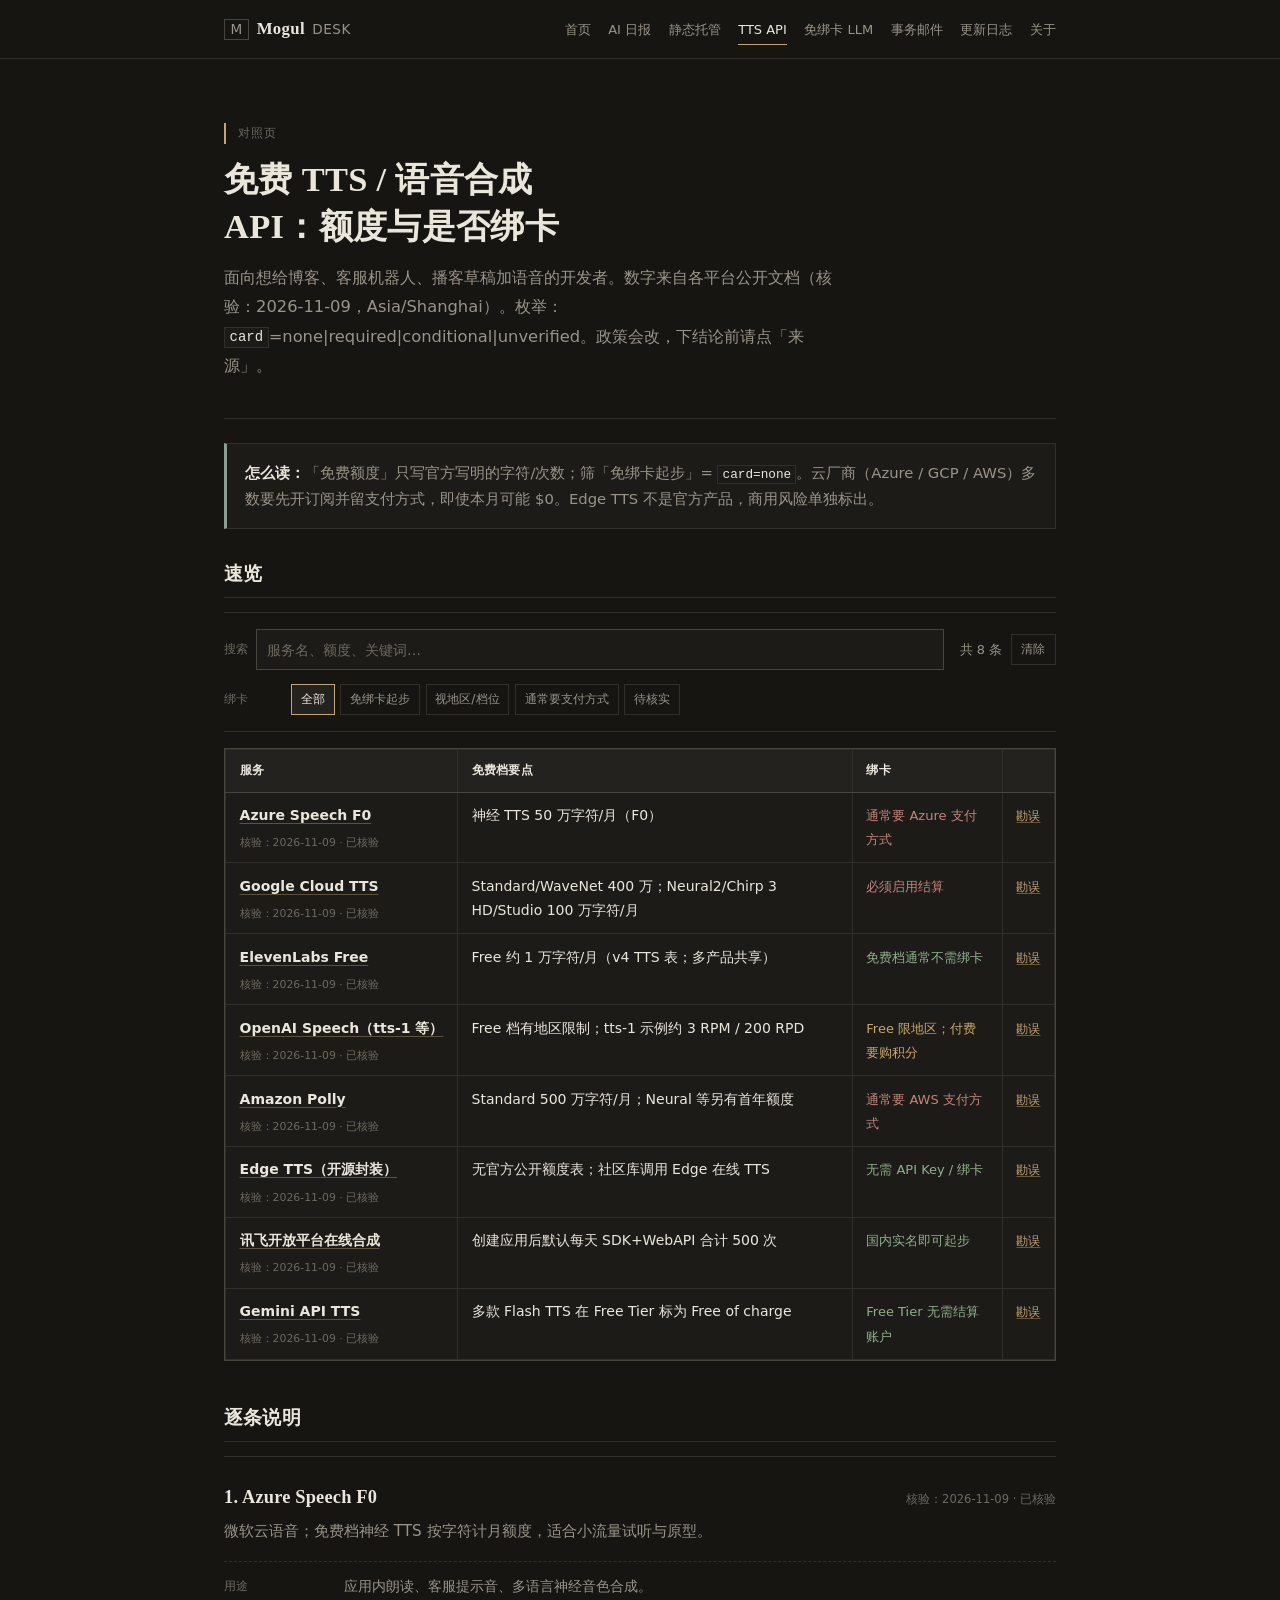
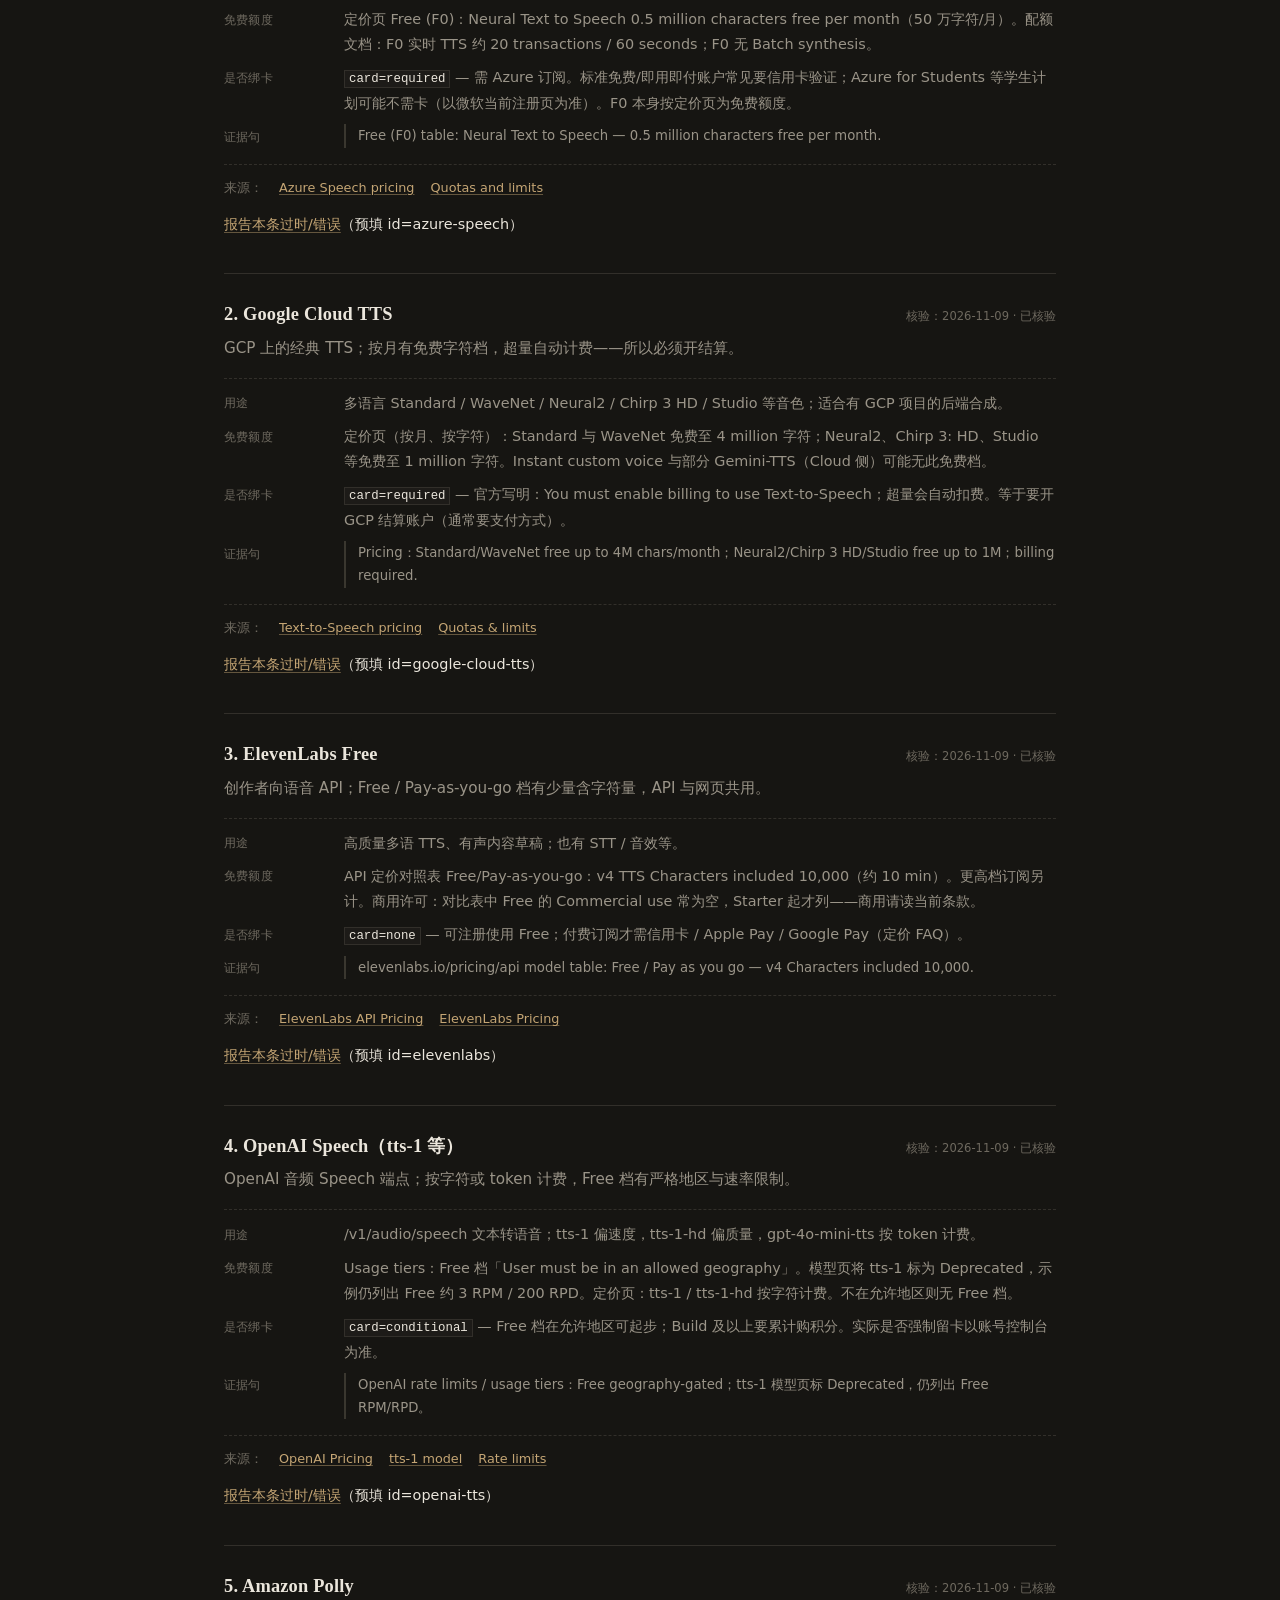
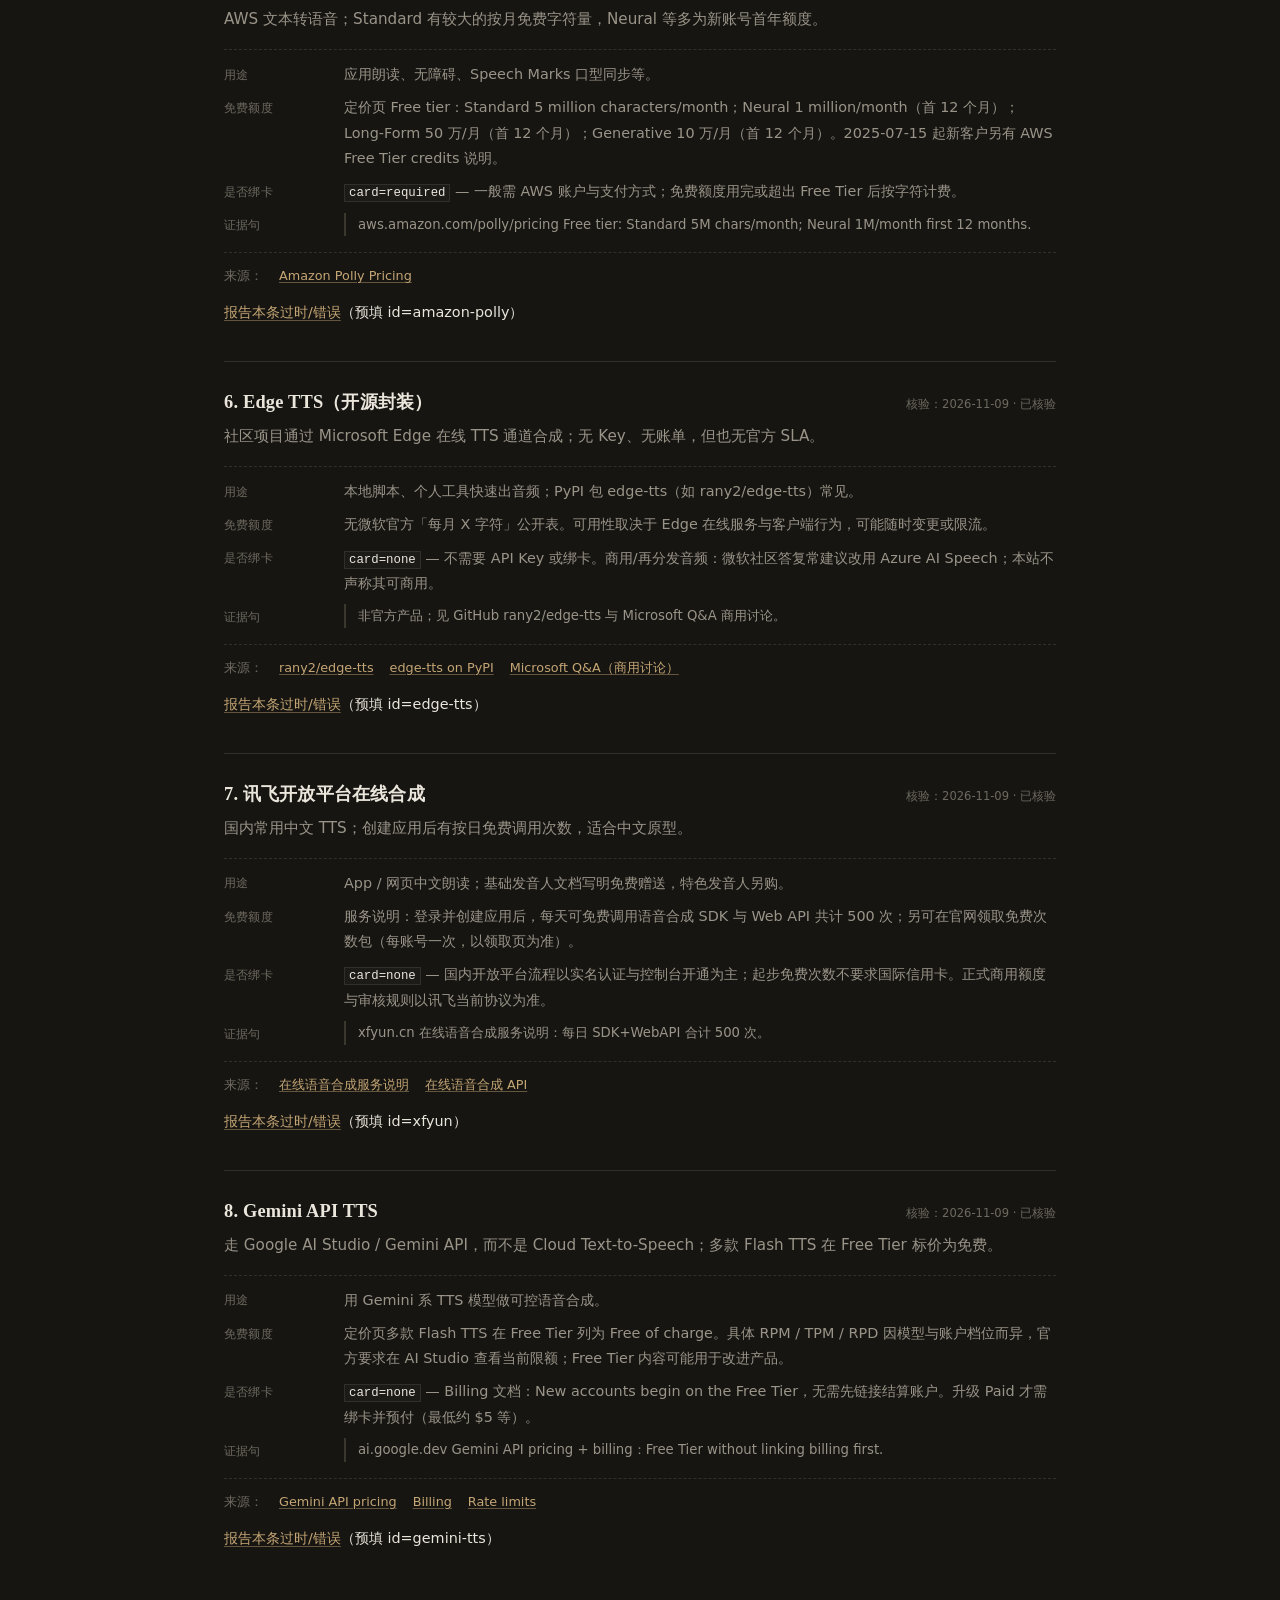
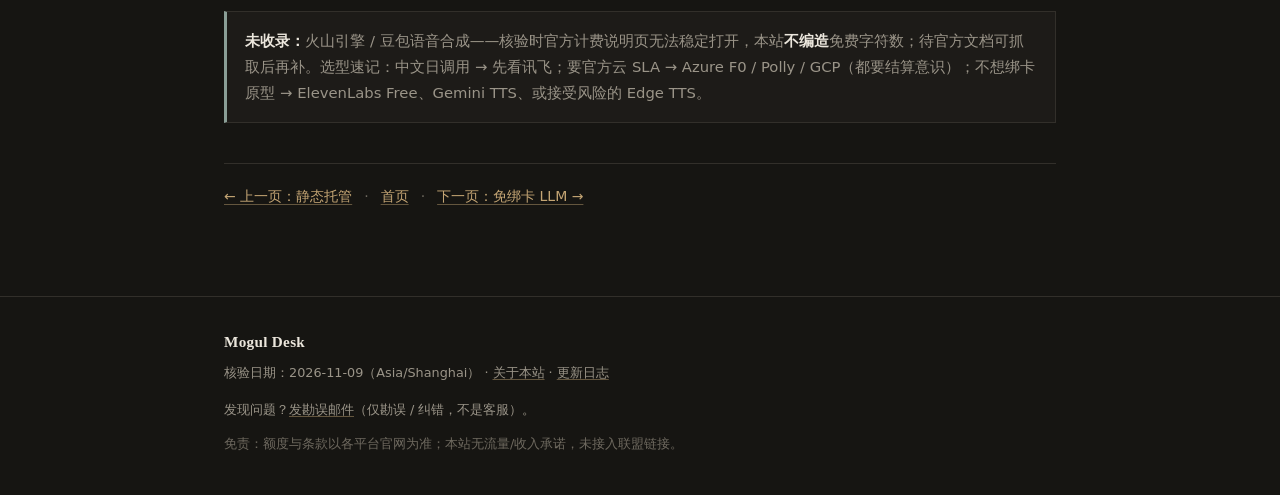
<file: pages/free-tts-api.html>
<!DOCTYPE html>
<html lang="zh-CN">
<head>
  <meta charset="utf-8" />
  <meta name="viewport" content="width=device-width, initial-scale=1" />
  <title>免费 TTS / 语音合成 API：额度与是否绑卡 · Mogul Desk</title>
  <meta name="description" content="Azure、GCP、ElevenLabs、OpenAI、Polly、Edge TTS、讯飞、Gemini TTS 等免费档额度与是否绑卡对照（可核验）。" />
  <meta name="theme-color" content="#161512" />
  <link rel="icon" href="../assets/favicon.svg" type="image/svg+xml" />
  <link rel="canonical" href="https://prettych.github.io/mogul-desk/pages/free-tts-api.html" />
  <meta property="og:title" content="免费 TTS / 语音合成 API：额度与是否绑卡 · Mogul Desk" />
  <meta property="og:description" content="Azure、GCP、ElevenLabs、OpenAI、Polly、Edge TTS、讯飞、Gemini TTS 等免费档额度与是否绑卡对照（可核验）。" />
  <meta property="og:type" content="article" />
  <meta property="og:url" content="https://prettych.github.io/mogul-desk/pages/free-tts-api.html" />
  <meta property="og:locale" content="zh_CN" />
  <meta property="og:site_name" content="Mogul Desk" />
  <meta name="twitter:card" content="summary" />
  <meta name="twitter:title" content="免费 TTS / 语音合成 API：额度与是否绑卡 · Mogul Desk" />
  <meta name="twitter:description" content="Azure、GCP、ElevenLabs、OpenAI、Polly、Edge TTS、讯飞、Gemini TTS 等免费档额度与是否绑卡对照（可核验）。" />
  <link rel="stylesheet" href="../assets/styles.css" />
  <script type="application/ld+json">
{
  "@context": "https://schema.org",
  "@type": "ItemList",
  "name": "免费 TTS / 语音合成 API：额度与是否绑卡",
  "description": "Azure、GCP、ElevenLabs、OpenAI、Polly、Edge TTS、讯飞、Gemini TTS 等免费档额度与是否绑卡对照（可核验）。",
  "numberOfItems": 8,
  "itemListElement": [
    {
      "@type": "ListItem",
      "position": 1,
      "name": "Azure Speech F0",
      "url": "https://prettych.github.io/mogul-desk/pages/free-tts-api.html#azure-speech"
    },
    {
      "@type": "ListItem",
      "position": 2,
      "name": "Google Cloud TTS",
      "url": "https://prettych.github.io/mogul-desk/pages/free-tts-api.html#google-cloud-tts"
    },
    {
      "@type": "ListItem",
      "position": 3,
      "name": "ElevenLabs Free",
      "url": "https://prettych.github.io/mogul-desk/pages/free-tts-api.html#elevenlabs"
    },
    {
      "@type": "ListItem",
      "position": 4,
      "name": "OpenAI Speech（tts-1 等）",
      "url": "https://prettych.github.io/mogul-desk/pages/free-tts-api.html#openai-tts"
    },
    {
      "@type": "ListItem",
      "position": 5,
      "name": "Amazon Polly",
      "url": "https://prettych.github.io/mogul-desk/pages/free-tts-api.html#amazon-polly"
    },
    {
      "@type": "ListItem",
      "position": 6,
      "name": "Edge TTS（开源封装）",
      "url": "https://prettych.github.io/mogul-desk/pages/free-tts-api.html#edge-tts"
    },
    {
      "@type": "ListItem",
      "position": 7,
      "name": "讯飞开放平台在线合成",
      "url": "https://prettych.github.io/mogul-desk/pages/free-tts-api.html#xfyun"
    },
    {
      "@type": "ListItem",
      "position": 8,
      "name": "Gemini API TTS",
      "url": "https://prettych.github.io/mogul-desk/pages/free-tts-api.html#gemini-tts"
    }
  ]
}
  </script>
</head>
<body>
<a class="skip-link" href="#main">跳到正文</a>
  <header class="site">
    <div class="inner">
      <a class="logo" href="../index.html"><span class="logo-mark" aria-hidden="true">M</span>Mogul <span>Desk</span></a>
      <nav aria-label="主导航">
        <a href="../index.html">首页</a>
        <a href="ai-daily.html">AI 日报</a>
        <a href="free-static-hosting.html">静态托管</a>
        <a href="free-tts-api.html" aria-current="page">TTS API</a>
        <a href="free-llm-api-no-card.html">免绑卡 LLM</a>
        <a href="free-email-api.html">事务邮件</a>
        <a href="changelog.html">更新日志</a>
        <a href="about.html">关于</a>
      </nav>
    </div>
  </header>

  <main id="main" class="wrap wrap--wide" tabindex="-1">
    <section class="hero hero--page">
      <span class="badge">对照页</span>
      <h1>免费 TTS / 语音合成 API：额度与是否绑卡</h1>
      <p class="lead">
        面向想给博客、客服机器人、播客草稿加语音的开发者。数字来自各平台公开文档（核验：2026-11-09，Asia/Shanghai）。枚举：<code>card</code>=none|required|conditional|unverified。政策会改，下结论前请点「来源」。
      </p>
    </section>

    <div class="note">
      <strong>怎么读：</strong>「免费额度」只写官方写明的字符/次数；筛「免绑卡起步」= <code>card=none</code>。云厂商（Azure / GCP / AWS）多数要先开订阅并留支付方式，即使本月可能 $0。Edge TTS 不是官方产品，商用风险单独标出。
    </div>

    <h2>速览</h2>
    <div class="filter-bar" data-compare-root>
      <div class="filter-bar-top">
        <div class="filter-search">
          <label for="filter-q">搜索</label>
          <input type="search" id="filter-q" data-filter-search placeholder="服务名、额度、关键词…" autocomplete="off" />
        </div>
        <div class="filter-meta">
          <span data-filter-count></span>
          <button type="button" class="filter-clear" data-filter-clear>清除</button>
        </div>
      </div>
      <div class="filter-groups">
        <div class="filter-group" data-filter-group="card" role="group" aria-label="按是否绑卡筛选">
          <span class="filter-group-label">绑卡</span>
          <button type="button" class="filter-chip is-active" data-filter-value="" aria-pressed="true">全部</button>
          <button type="button" class="filter-chip" data-filter-value="none" aria-pressed="false">免绑卡起步</button>
          <button type="button" class="filter-chip" data-filter-value="conditional" aria-pressed="false">视地区/档位</button>
          <button type="button" class="filter-chip" data-filter-value="required" aria-pressed="false">通常要支付方式</button>
          <button type="button" class="filter-chip" data-filter-value="unverified" aria-pressed="false">待核实</button>
        </div>
      </div>
      <p class="filter-empty" data-filter-status hidden role="status">没有匹配的条目。试试换关键词，或点「清除」。</p>
    </div>
    <div class="table-scroll" tabindex="0" role="region" aria-label="对照表（可横向滚动）">
    <table class="compare" role="table">
      <thead>
        <tr>
          <th>服务</th>
          <th>免费档要点</th>
          <th>绑卡</th>
          <th></th>
        </tr>
      </thead>
      <tbody>
        <tr id="row-azure-speech" data-entry="azure-speech" data-card="required" data-verify-status="ok" data-verified="2026-11-09" data-search="Azure Speech F0 neural TTS 50万 绑卡">
          <td><a href="#azure-speech">Azure Speech F0</a><span class="table-verified" data-verified="2026-11-09">核验：2026-11-09 · 已核验</span></td>
          <td>神经 TTS 50 万字符/月（F0）</td>
          <td class="tag-bad"><span class="pill pill-bad">通常要 Azure 支付方式</span></td>
          <td><a class="errata-link" href="mailto:chengxixi@mail.grokbot.com?subject=Mogul%20Desk%20%E5%8B%98%E8%AF%AF%20%C2%B7%20free-tts-api%20%C2%B7%20azure-speech&body=%E9%A1%B5%E9%9D%A2%EF%BC%9Afree-tts-api.html%0Aid%EF%BC%9Aazure-speech%0A%E5%90%8D%E7%A7%B0%EF%BC%9AAzure%20Speech%20F0%0A%E5%8E%9F%E5%80%BC%EF%BC%9Acard%3Drequired%0A%E9%97%AE%E9%A2%98%EF%BC%9A%0A%E5%AE%98%E6%96%B9%E6%9D%A5%E6%BA%90%E9%93%BE%E6%8E%A5%EF%BC%9A%0A%E5%BB%BA%E8%AE%AE%EF%BC%9A%0A">勘误</a></td>
        </tr>
        <tr id="row-google-cloud-tts" data-entry="google-cloud-tts" data-card="required" data-verify-status="ok" data-verified="2026-11-09" data-search="Google Cloud TTS billing 400万 100万">
          <td><a href="#google-cloud-tts">Google Cloud TTS</a><span class="table-verified" data-verified="2026-11-09">核验：2026-11-09 · 已核验</span></td>
          <td>Standard/WaveNet 400 万；Neural2/Chirp 3 HD/Studio 100 万字符/月</td>
          <td class="tag-bad"><span class="pill pill-bad">必须启用结算</span></td>
          <td><a class="errata-link" href="mailto:chengxixi@mail.grokbot.com?subject=Mogul%20Desk%20%E5%8B%98%E8%AF%AF%20%C2%B7%20free-tts-api%20%C2%B7%20google-cloud-tts&body=%E9%A1%B5%E9%9D%A2%EF%BC%9Afree-tts-api.html%0Aid%EF%BC%9Agoogle-cloud-tts%0A%E5%90%8D%E7%A7%B0%EF%BC%9AGoogle%20Cloud%20TTS%0A%E5%8E%9F%E5%80%BC%EF%BC%9Acard%3Drequired%0A%E9%97%AE%E9%A2%98%EF%BC%9A%0A%E5%AE%98%E6%96%B9%E6%9D%A5%E6%BA%90%E9%93%BE%E6%8E%A5%EF%BC%9A%0A%E5%BB%BA%E8%AE%AE%EF%BC%9A%0A">勘误</a></td>
        </tr>
        <tr id="row-elevenlabs" data-entry="elevenlabs" data-card="none" data-verify-status="ok" data-verified="2026-11-09" data-search="ElevenLabs Free 10000 characters 免绑卡">
          <td><a href="#elevenlabs">ElevenLabs Free</a><span class="table-verified" data-verified="2026-11-09">核验：2026-11-09 · 已核验</span></td>
          <td>Free 约 1 万字符/月（v4 TTS 表；多产品共享）</td>
          <td class="tag-ok"><span class="pill pill-ok">免费档通常不需绑卡</span></td>
          <td><a class="errata-link" href="mailto:chengxixi@mail.grokbot.com?subject=Mogul%20Desk%20%E5%8B%98%E8%AF%AF%20%C2%B7%20free-tts-api%20%C2%B7%20elevenlabs&body=%E9%A1%B5%E9%9D%A2%EF%BC%9Afree-tts-api.html%0Aid%EF%BC%9Aelevenlabs%0A%E5%90%8D%E7%A7%B0%EF%BC%9AElevenLabs%20Free%0A%E5%8E%9F%E5%80%BC%EF%BC%9Acard%3Dnone%0A%E9%97%AE%E9%A2%98%EF%BC%9A%0A%E5%AE%98%E6%96%B9%E6%9D%A5%E6%BA%90%E9%93%BE%E6%8E%A5%EF%BC%9A%0A%E5%BB%BA%E8%AE%AE%EF%BC%9A%0A">勘误</a></td>
        </tr>
        <tr id="row-openai-tts" data-entry="openai-tts" data-card="conditional" data-verify-status="ok" data-verified="2026-11-09" data-search="OpenAI Speech TTS Free geography RPM">
          <td><a href="#openai-tts">OpenAI Speech（tts-1 等）</a><span class="table-verified" data-verified="2026-11-09">核验：2026-11-09 · 已核验</span></td>
          <td>Free 档有地区限制；tts-1 示例约 3 RPM / 200 RPD</td>
          <td class="tag-warn"><span class="pill pill-warn">Free 限地区；付费要购积分</span></td>
          <td><a class="errata-link" href="mailto:chengxixi@mail.grokbot.com?subject=Mogul%20Desk%20%E5%8B%98%E8%AF%AF%20%C2%B7%20free-tts-api%20%C2%B7%20openai-tts&body=%E9%A1%B5%E9%9D%A2%EF%BC%9Afree-tts-api.html%0Aid%EF%BC%9Aopenai-tts%0A%E5%90%8D%E7%A7%B0%EF%BC%9AOpenAI%20Speech%EF%BC%88tts-1%20%E7%AD%89%EF%BC%89%0A%E5%8E%9F%E5%80%BC%EF%BC%9Acard%3Dconditional%0A%E9%97%AE%E9%A2%98%EF%BC%9A%0A%E5%AE%98%E6%96%B9%E6%9D%A5%E6%BA%90%E9%93%BE%E6%8E%A5%EF%BC%9A%0A%E5%BB%BA%E8%AE%AE%EF%BC%9A%0A">勘误</a></td>
        </tr>
        <tr id="row-amazon-polly" data-entry="amazon-polly" data-card="required" data-verify-status="ok" data-verified="2026-11-09" data-search="Amazon Polly free tier Standard 5M Neural">
          <td><a href="#amazon-polly">Amazon Polly</a><span class="table-verified" data-verified="2026-11-09">核验：2026-11-09 · 已核验</span></td>
          <td>Standard 500 万字符/月；Neural 等另有首年额度</td>
          <td class="tag-bad"><span class="pill pill-bad">通常要 AWS 支付方式</span></td>
          <td><a class="errata-link" href="mailto:chengxixi@mail.grokbot.com?subject=Mogul%20Desk%20%E5%8B%98%E8%AF%AF%20%C2%B7%20free-tts-api%20%C2%B7%20amazon-polly&body=%E9%A1%B5%E9%9D%A2%EF%BC%9Afree-tts-api.html%0Aid%EF%BC%9Aamazon-polly%0A%E5%90%8D%E7%A7%B0%EF%BC%9AAmazon%20Polly%0A%E5%8E%9F%E5%80%BC%EF%BC%9Acard%3Drequired%0A%E9%97%AE%E9%A2%98%EF%BC%9A%0A%E5%AE%98%E6%96%B9%E6%9D%A5%E6%BA%90%E9%93%BE%E6%8E%A5%EF%BC%9A%0A%E5%BB%BA%E8%AE%AE%EF%BC%9A%0A">勘误</a></td>
        </tr>
        <tr id="row-edge-tts" data-entry="edge-tts" data-card="none" data-verify-status="ok" data-verified="2026-11-09" data-search="Edge TTS 开源 无需Key 商用风险">
          <td><a href="#edge-tts">Edge TTS（开源封装）</a><span class="table-verified" data-verified="2026-11-09">核验：2026-11-09 · 已核验</span></td>
          <td>无官方公开额度表；社区库调用 Edge 在线 TTS</td>
          <td class="tag-ok"><span class="pill pill-ok">无需 API Key / 绑卡</span></td>
          <td><a class="errata-link" href="mailto:chengxixi@mail.grokbot.com?subject=Mogul%20Desk%20%E5%8B%98%E8%AF%AF%20%C2%B7%20free-tts-api%20%C2%B7%20edge-tts&body=%E9%A1%B5%E9%9D%A2%EF%BC%9Afree-tts-api.html%0Aid%EF%BC%9Aedge-tts%0A%E5%90%8D%E7%A7%B0%EF%BC%9AEdge%20TTS%EF%BC%88%E5%BC%80%E6%BA%90%E5%B0%81%E8%A3%85%EF%BC%89%0A%E5%8E%9F%E5%80%BC%EF%BC%9Acard%3Dnone%0A%E9%97%AE%E9%A2%98%EF%BC%9A%0A%E5%AE%98%E6%96%B9%E6%9D%A5%E6%BA%90%E9%93%BE%E6%8E%A5%EF%BC%9A%0A%E5%BB%BA%E8%AE%AE%EF%BC%9A%0A">勘误</a></td>
        </tr>
        <tr id="row-xfyun" data-entry="xfyun" data-card="none" data-verify-status="ok" data-verified="2026-11-09" data-search="讯飞 在线合成 500次 实名">
          <td><a href="#xfyun">讯飞开放平台在线合成</a><span class="table-verified" data-verified="2026-11-09">核验：2026-11-09 · 已核验</span></td>
          <td>创建应用后默认每天 SDK+WebAPI 合计 500 次</td>
          <td class="tag-ok"><span class="pill pill-ok">国内实名即可起步</span></td>
          <td><a class="errata-link" href="mailto:chengxixi@mail.grokbot.com?subject=Mogul%20Desk%20%E5%8B%98%E8%AF%AF%20%C2%B7%20free-tts-api%20%C2%B7%20xfyun&body=%E9%A1%B5%E9%9D%A2%EF%BC%9Afree-tts-api.html%0Aid%EF%BC%9Axfyun%0A%E5%90%8D%E7%A7%B0%EF%BC%9A%E8%AE%AF%E9%A3%9E%E5%BC%80%E6%94%BE%E5%B9%B3%E5%8F%B0%E5%9C%A8%E7%BA%BF%E5%90%88%E6%88%90%0A%E5%8E%9F%E5%80%BC%EF%BC%9Acard%3Dnone%0A%E9%97%AE%E9%A2%98%EF%BC%9A%0A%E5%AE%98%E6%96%B9%E6%9D%A5%E6%BA%90%E9%93%BE%E6%8E%A5%EF%BC%9A%0A%E5%BB%BA%E8%AE%AE%EF%BC%9A%0A">勘误</a></td>
        </tr>
        <tr id="row-gemini-tts" data-entry="gemini-tts" data-card="none" data-verify-status="ok" data-verified="2026-11-09" data-search="Gemini TTS Free Tier 无需结算">
          <td><a href="#gemini-tts">Gemini API TTS</a><span class="table-verified" data-verified="2026-11-09">核验：2026-11-09 · 已核验</span></td>
          <td>多款 Flash TTS 在 Free Tier 标为 Free of charge</td>
          <td class="tag-ok"><span class="pill pill-ok">Free Tier 无需结算账户</span></td>
          <td><a class="errata-link" href="mailto:chengxixi@mail.grokbot.com?subject=Mogul%20Desk%20%E5%8B%98%E8%AF%AF%20%C2%B7%20free-tts-api%20%C2%B7%20gemini-tts&body=%E9%A1%B5%E9%9D%A2%EF%BC%9Afree-tts-api.html%0Aid%EF%BC%9Agemini-tts%0A%E5%90%8D%E7%A7%B0%EF%BC%9AGemini%20API%20TTS%0A%E5%8E%9F%E5%80%BC%EF%BC%9Acard%3Dnone%0A%E9%97%AE%E9%A2%98%EF%BC%9A%0A%E5%AE%98%E6%96%B9%E6%9D%A5%E6%BA%90%E9%93%BE%E6%8E%A5%EF%BC%9A%0A%E5%BB%BA%E8%AE%AE%EF%BC%9A%0A">勘误</a></td>
        </tr>
      </tbody>
    </table>
    </div>

    <h2 id="entries">逐条说明</h2>

    <article class="entry" id="azure-speech" data-entry="azure-speech" data-card="required" data-verify-status="ok" data-verified="2026-11-09" data-search="Azure Speech F0 neural TTS 50万 绑卡">
      <div class="entry-head">
        <h3>1. Azure Speech F0</h3>
        <span class="verified" data-verified="2026-11-09">核验：2026-11-09 · 已核验</span>
      </div>
      <p class="one-liner">微软云语音；免费档神经 TTS 按字符计月额度，适合小流量试听与原型。</p>
      <dl>
        <dt>用途</dt>
        <dd>应用内朗读、客服提示音、多语言神经音色合成。</dd>
        <dt>免费额度</dt>
        <dd>定价页 Free (F0)：Neural Text to Speech 0.5 million characters free per month（50 万字符/月）。配额文档：F0 实时 TTS 约 20 transactions / 60 seconds；F0 无 Batch synthesis。</dd>
        <dt>是否绑卡</dt>
        <dd><code>card=required</code> — 需 Azure 订阅。标准免费/即用即付账户常见要信用卡验证；Azure for Students 等学生计划可能不需卡（以微软当前注册页为准）。F0 本身按定价页为免费额度。</dd>
        <dt>证据句</dt>
        <dd class="evidence">Free (F0) table: Neural Text to Speech — 0.5 million characters free per month.</dd>
      </dl>
      <p class="sources">
        来源：
        <a href="https://azure.microsoft.com/en-us/pricing/details/cognitive-services/speech-services/" rel="noopener" target="_blank">Azure Speech pricing</a>
        <a href="https://learn.microsoft.com/en-us/azure/ai-services/speech-service/speech-services-quotas-and-limits" rel="noopener" target="_blank">Quotas and limits</a>
      </p>
      <p class="entry-errata"><a href="mailto:chengxixi@mail.grokbot.com?subject=Mogul%20Desk%20%E5%8B%98%E8%AF%AF%20%C2%B7%20free-tts-api%20%C2%B7%20azure-speech&body=%E9%A1%B5%E9%9D%A2%EF%BC%9Afree-tts-api.html%0Aid%EF%BC%9Aazure-speech%0A%E5%90%8D%E7%A7%B0%EF%BC%9AAzure%20Speech%20F0%0A%E5%8E%9F%E5%80%BC%EF%BC%9Acard%3Drequired%0A%E9%97%AE%E9%A2%98%EF%BC%9A%0A%E5%AE%98%E6%96%B9%E6%9D%A5%E6%BA%90%E9%93%BE%E6%8E%A5%EF%BC%9A%0A%E5%BB%BA%E8%AE%AE%EF%BC%9A%0A">报告本条过时/错误</a>（预填 id=azure-speech）</p>
    </article>

    <article class="entry" id="google-cloud-tts" data-entry="google-cloud-tts" data-card="required" data-verify-status="ok" data-verified="2026-11-09" data-search="Google Cloud TTS billing 400万 100万">
      <div class="entry-head">
        <h3>2. Google Cloud TTS</h3>
        <span class="verified" data-verified="2026-11-09">核验：2026-11-09 · 已核验</span>
      </div>
      <p class="one-liner">GCP 上的经典 TTS；按月有免费字符档，超量自动计费——所以必须开结算。</p>
      <dl>
        <dt>用途</dt>
        <dd>多语言 Standard / WaveNet / Neural2 / Chirp 3 HD / Studio 等音色；适合有 GCP 项目的后端合成。</dd>
        <dt>免费额度</dt>
        <dd>定价页（按月、按字符）：Standard 与 WaveNet 免费至 4 million 字符；Neural2、Chirp 3: HD、Studio 等免费至 1 million 字符。Instant custom voice 与部分 Gemini-TTS（Cloud 侧）可能无此免费档。</dd>
        <dt>是否绑卡</dt>
        <dd><code>card=required</code> — 官方写明：You must enable billing to use Text-to-Speech；超量会自动扣费。等于要开 GCP 结算账户（通常要支付方式）。</dd>
        <dt>证据句</dt>
        <dd class="evidence">Pricing：Standard/WaveNet free up to 4M chars/month；Neural2/Chirp 3 HD/Studio free up to 1M；billing required.</dd>
      </dl>
      <p class="sources">
        来源：
        <a href="https://cloud.google.com/text-to-speech/pricing" rel="noopener" target="_blank">Text-to-Speech pricing</a>
        <a href="https://docs.cloud.google.com/text-to-speech/quotas" rel="noopener" target="_blank">Quotas &amp; limits</a>
      </p>
      <p class="entry-errata"><a href="mailto:chengxixi@mail.grokbot.com?subject=Mogul%20Desk%20%E5%8B%98%E8%AF%AF%20%C2%B7%20free-tts-api%20%C2%B7%20google-cloud-tts&body=%E9%A1%B5%E9%9D%A2%EF%BC%9Afree-tts-api.html%0Aid%EF%BC%9Agoogle-cloud-tts%0A%E5%90%8D%E7%A7%B0%EF%BC%9AGoogle%20Cloud%20TTS%0A%E5%8E%9F%E5%80%BC%EF%BC%9Acard%3Drequired%0A%E9%97%AE%E9%A2%98%EF%BC%9A%0A%E5%AE%98%E6%96%B9%E6%9D%A5%E6%BA%90%E9%93%BE%E6%8E%A5%EF%BC%9A%0A%E5%BB%BA%E8%AE%AE%EF%BC%9A%0A">报告本条过时/错误</a>（预填 id=google-cloud-tts）</p>
    </article>

    <article class="entry" id="elevenlabs" data-entry="elevenlabs" data-card="none" data-verify-status="ok" data-verified="2026-11-09" data-search="ElevenLabs Free 10000 characters 免绑卡">
      <div class="entry-head">
        <h3>3. ElevenLabs Free</h3>
        <span class="verified" data-verified="2026-11-09">核验：2026-11-09 · 已核验</span>
      </div>
      <p class="one-liner">创作者向语音 API；Free / Pay-as-you-go 档有少量含字符量，API 与网页共用。</p>
      <dl>
        <dt>用途</dt>
        <dd>高质量多语 TTS、有声内容草稿；也有 STT / 音效等。</dd>
        <dt>免费额度</dt>
        <dd>API 定价对照表 Free/Pay-as-you-go：v4 TTS Characters included 10,000（约 10 min）。更高档订阅另计。商用许可：对比表中 Free 的 Commercial use 常为空，Starter 起才列——商用请读当前条款。</dd>
        <dt>是否绑卡</dt>
        <dd><code>card=none</code> — 可注册使用 Free；付费订阅才需信用卡 / Apple Pay / Google Pay（定价 FAQ）。</dd>
        <dt>证据句</dt>
        <dd class="evidence">elevenlabs.io/pricing/api model table: Free / Pay as you go — v4 Characters included 10,000.</dd>
      </dl>
      <p class="sources">
        来源：
        <a href="https://elevenlabs.io/pricing/api" rel="noopener" target="_blank">ElevenLabs API Pricing</a>
        <a href="https://elevenlabs.io/pricing" rel="noopener" target="_blank">ElevenLabs Pricing</a>
      </p>
      <p class="entry-errata"><a href="mailto:chengxixi@mail.grokbot.com?subject=Mogul%20Desk%20%E5%8B%98%E8%AF%AF%20%C2%B7%20free-tts-api%20%C2%B7%20elevenlabs&body=%E9%A1%B5%E9%9D%A2%EF%BC%9Afree-tts-api.html%0Aid%EF%BC%9Aelevenlabs%0A%E5%90%8D%E7%A7%B0%EF%BC%9AElevenLabs%20Free%0A%E5%8E%9F%E5%80%BC%EF%BC%9Acard%3Dnone%0A%E9%97%AE%E9%A2%98%EF%BC%9A%0A%E5%AE%98%E6%96%B9%E6%9D%A5%E6%BA%90%E9%93%BE%E6%8E%A5%EF%BC%9A%0A%E5%BB%BA%E8%AE%AE%EF%BC%9A%0A">报告本条过时/错误</a>（预填 id=elevenlabs）</p>
    </article>

    <article class="entry" id="openai-tts" data-entry="openai-tts" data-card="conditional" data-verify-status="ok" data-verified="2026-11-09" data-search="OpenAI Speech TTS Free geography RPM">
      <div class="entry-head">
        <h3>4. OpenAI Speech（tts-1 等）</h3>
        <span class="verified" data-verified="2026-11-09">核验：2026-11-09 · 已核验</span>
      </div>
      <p class="one-liner">OpenAI 音频 Speech 端点；按字符或 token 计费，Free 档有严格地区与速率限制。</p>
      <dl>
        <dt>用途</dt>
        <dd>/v1/audio/speech 文本转语音；tts-1 偏速度，tts-1-hd 偏质量，gpt-4o-mini-tts 按 token 计费。</dd>
        <dt>免费额度</dt>
        <dd>Usage tiers：Free 档「User must be in an allowed geography」。模型页将 tts-1 标为 Deprecated，示例仍列出 Free 约 3 RPM / 200 RPD。定价页：tts-1 / tts-1-hd 按字符计费。不在允许地区则无 Free 档。</dd>
        <dt>是否绑卡</dt>
        <dd><code>card=conditional</code> — Free 档在允许地区可起步；Build 及以上要累计购积分。实际是否强制留卡以账号控制台为准。</dd>
        <dt>证据句</dt>
        <dd class="evidence">OpenAI rate limits / usage tiers：Free geography-gated；tts-1 模型页标 Deprecated，仍列出 Free RPM/RPD。</dd>
      </dl>
      <p class="sources">
        来源：
        <a href="https://developers.openai.com/api/docs/pricing" rel="noopener" target="_blank">OpenAI Pricing</a>
        <a href="https://developers.openai.com/api/docs/models/tts-1" rel="noopener" target="_blank">tts-1 model</a>
        <a href="https://developers.openai.com/api/docs/guides/rate-limits" rel="noopener" target="_blank">Rate limits</a>
      </p>
      <p class="entry-errata"><a href="mailto:chengxixi@mail.grokbot.com?subject=Mogul%20Desk%20%E5%8B%98%E8%AF%AF%20%C2%B7%20free-tts-api%20%C2%B7%20openai-tts&body=%E9%A1%B5%E9%9D%A2%EF%BC%9Afree-tts-api.html%0Aid%EF%BC%9Aopenai-tts%0A%E5%90%8D%E7%A7%B0%EF%BC%9AOpenAI%20Speech%EF%BC%88tts-1%20%E7%AD%89%EF%BC%89%0A%E5%8E%9F%E5%80%BC%EF%BC%9Acard%3Dconditional%0A%E9%97%AE%E9%A2%98%EF%BC%9A%0A%E5%AE%98%E6%96%B9%E6%9D%A5%E6%BA%90%E9%93%BE%E6%8E%A5%EF%BC%9A%0A%E5%BB%BA%E8%AE%AE%EF%BC%9A%0A">报告本条过时/错误</a>（预填 id=openai-tts）</p>
    </article>

    <article class="entry" id="amazon-polly" data-entry="amazon-polly" data-card="required" data-verify-status="ok" data-verified="2026-11-09" data-search="Amazon Polly free tier Standard 5M Neural">
      <div class="entry-head">
        <h3>5. Amazon Polly</h3>
        <span class="verified" data-verified="2026-11-09">核验：2026-11-09 · 已核验</span>
      </div>
      <p class="one-liner">AWS 文本转语音；Standard 有较大的按月免费字符量，Neural 等多为新账号首年额度。</p>
      <dl>
        <dt>用途</dt>
        <dd>应用朗读、无障碍、Speech Marks 口型同步等。</dd>
        <dt>免费额度</dt>
        <dd>定价页 Free tier：Standard 5 million characters/month；Neural 1 million/month（首 12 个月）；Long-Form 50 万/月（首 12 个月）；Generative 10 万/月（首 12 个月）。2025-07-15 起新客户另有 AWS Free Tier credits 说明。</dd>
        <dt>是否绑卡</dt>
        <dd><code>card=required</code> — 一般需 AWS 账户与支付方式；免费额度用完或超出 Free Tier 后按字符计费。</dd>
        <dt>证据句</dt>
        <dd class="evidence">aws.amazon.com/polly/pricing Free tier: Standard 5M chars/month; Neural 1M/month first 12 months.</dd>
      </dl>
      <p class="sources">
        来源：
        <a href="https://aws.amazon.com/polly/pricing/" rel="noopener" target="_blank">Amazon Polly Pricing</a>
      </p>
      <p class="entry-errata"><a href="mailto:chengxixi@mail.grokbot.com?subject=Mogul%20Desk%20%E5%8B%98%E8%AF%AF%20%C2%B7%20free-tts-api%20%C2%B7%20amazon-polly&body=%E9%A1%B5%E9%9D%A2%EF%BC%9Afree-tts-api.html%0Aid%EF%BC%9Aamazon-polly%0A%E5%90%8D%E7%A7%B0%EF%BC%9AAmazon%20Polly%0A%E5%8E%9F%E5%80%BC%EF%BC%9Acard%3Drequired%0A%E9%97%AE%E9%A2%98%EF%BC%9A%0A%E5%AE%98%E6%96%B9%E6%9D%A5%E6%BA%90%E9%93%BE%E6%8E%A5%EF%BC%9A%0A%E5%BB%BA%E8%AE%AE%EF%BC%9A%0A">报告本条过时/错误</a>（预填 id=amazon-polly）</p>
    </article>

    <article class="entry" id="edge-tts" data-entry="edge-tts" data-card="none" data-verify-status="ok" data-verified="2026-11-09" data-search="Edge TTS 开源 无需Key 商用风险">
      <div class="entry-head">
        <h3>6. Edge TTS（开源封装）</h3>
        <span class="verified" data-verified="2026-11-09">核验：2026-11-09 · 已核验</span>
      </div>
      <p class="one-liner">社区项目通过 Microsoft Edge 在线 TTS 通道合成；无 Key、无账单，但也无官方 SLA。</p>
      <dl>
        <dt>用途</dt>
        <dd>本地脚本、个人工具快速出音频；PyPI 包 edge-tts（如 rany2/edge-tts）常见。</dd>
        <dt>免费额度</dt>
        <dd>无微软官方「每月 X 字符」公开表。可用性取决于 Edge 在线服务与客户端行为，可能随时变更或限流。</dd>
        <dt>是否绑卡</dt>
        <dd><code>card=none</code> — 不需要 API Key 或绑卡。商用/再分发音频：微软社区答复常建议改用 Azure AI Speech；本站不声称其可商用。</dd>
        <dt>证据句</dt>
        <dd class="evidence">非官方产品；见 GitHub rany2/edge-tts 与 Microsoft Q&amp;A 商用讨论。</dd>
      </dl>
      <p class="sources">
        来源：
        <a href="https://github.com/rany2/edge-tts" rel="noopener" target="_blank">rany2/edge-tts</a>
        <a href="https://pypi.org/project/edge-tts/" rel="noopener" target="_blank">edge-tts on PyPI</a>
        <a href="https://learn.microsoft.com/en-us/answers/questions/6007729/commercial-use-of-microsoft-edge-text-to-speech-vi" rel="noopener" target="_blank">Microsoft Q&amp;A（商用讨论）</a>
      </p>
      <p class="entry-errata"><a href="mailto:chengxixi@mail.grokbot.com?subject=Mogul%20Desk%20%E5%8B%98%E8%AF%AF%20%C2%B7%20free-tts-api%20%C2%B7%20edge-tts&body=%E9%A1%B5%E9%9D%A2%EF%BC%9Afree-tts-api.html%0Aid%EF%BC%9Aedge-tts%0A%E5%90%8D%E7%A7%B0%EF%BC%9AEdge%20TTS%EF%BC%88%E5%BC%80%E6%BA%90%E5%B0%81%E8%A3%85%EF%BC%89%0A%E5%8E%9F%E5%80%BC%EF%BC%9Acard%3Dnone%0A%E9%97%AE%E9%A2%98%EF%BC%9A%0A%E5%AE%98%E6%96%B9%E6%9D%A5%E6%BA%90%E9%93%BE%E6%8E%A5%EF%BC%9A%0A%E5%BB%BA%E8%AE%AE%EF%BC%9A%0A">报告本条过时/错误</a>（预填 id=edge-tts）</p>
    </article>

    <article class="entry" id="xfyun" data-entry="xfyun" data-card="none" data-verify-status="ok" data-verified="2026-11-09" data-search="讯飞 在线合成 500次 实名">
      <div class="entry-head">
        <h3>7. 讯飞开放平台在线合成</h3>
        <span class="verified" data-verified="2026-11-09">核验：2026-11-09 · 已核验</span>
      </div>
      <p class="one-liner">国内常用中文 TTS；创建应用后有按日免费调用次数，适合中文原型。</p>
      <dl>
        <dt>用途</dt>
        <dd>App / 网页中文朗读；基础发音人文档写明免费赠送，特色发音人另购。</dd>
        <dt>免费额度</dt>
        <dd>服务说明：登录并创建应用后，每天可免费调用语音合成 SDK 与 Web API 共计 500 次；另可在官网领取免费次数包（每账号一次，以领取页为准）。</dd>
        <dt>是否绑卡</dt>
        <dd><code>card=none</code> — 国内开放平台流程以实名认证与控制台开通为主；起步免费次数不要求国际信用卡。正式商用额度与审核规则以讯飞当前协议为准。</dd>
        <dt>证据句</dt>
        <dd class="evidence">xfyun.cn 在线语音合成服务说明：每日 SDK+WebAPI 合计 500 次。</dd>
      </dl>
      <p class="sources">
        来源：
        <a href="https://www.xfyun.cn/doc/tts/online_tts/tts_description.html" rel="noopener" target="_blank">在线语音合成服务说明</a>
        <a href="https://www.xfyun.cn/doc/tts/online_tts/API.html" rel="noopener" target="_blank">在线语音合成 API</a>
      </p>
      <p class="entry-errata"><a href="mailto:chengxixi@mail.grokbot.com?subject=Mogul%20Desk%20%E5%8B%98%E8%AF%AF%20%C2%B7%20free-tts-api%20%C2%B7%20xfyun&body=%E9%A1%B5%E9%9D%A2%EF%BC%9Afree-tts-api.html%0Aid%EF%BC%9Axfyun%0A%E5%90%8D%E7%A7%B0%EF%BC%9A%E8%AE%AF%E9%A3%9E%E5%BC%80%E6%94%BE%E5%B9%B3%E5%8F%B0%E5%9C%A8%E7%BA%BF%E5%90%88%E6%88%90%0A%E5%8E%9F%E5%80%BC%EF%BC%9Acard%3Dnone%0A%E9%97%AE%E9%A2%98%EF%BC%9A%0A%E5%AE%98%E6%96%B9%E6%9D%A5%E6%BA%90%E9%93%BE%E6%8E%A5%EF%BC%9A%0A%E5%BB%BA%E8%AE%AE%EF%BC%9A%0A">报告本条过时/错误</a>（预填 id=xfyun）</p>
    </article>

    <article class="entry" id="gemini-tts" data-entry="gemini-tts" data-card="none" data-verify-status="ok" data-verified="2026-11-09" data-search="Gemini TTS Free Tier 无需结算">
      <div class="entry-head">
        <h3>8. Gemini API TTS</h3>
        <span class="verified" data-verified="2026-11-09">核验：2026-11-09 · 已核验</span>
      </div>
      <p class="one-liner">走 Google AI Studio / Gemini API，而不是 Cloud Text-to-Speech；多款 Flash TTS 在 Free Tier 标价为免费。</p>
      <dl>
        <dt>用途</dt>
        <dd>用 Gemini 系 TTS 模型做可控语音合成。</dd>
        <dt>免费额度</dt>
        <dd>定价页多款 Flash TTS 在 Free Tier 列为 Free of charge。具体 RPM / TPM / RPD 因模型与账户档位而异，官方要求在 AI Studio 查看当前限额；Free Tier 内容可能用于改进产品。</dd>
        <dt>是否绑卡</dt>
        <dd><code>card=none</code> — Billing 文档：New accounts begin on the Free Tier，无需先链接结算账户。升级 Paid 才需绑卡并预付（最低约 $5 等）。</dd>
        <dt>证据句</dt>
        <dd class="evidence">ai.google.dev Gemini API pricing + billing：Free Tier without linking billing first.</dd>
      </dl>
      <p class="sources">
        来源：
        <a href="https://ai.google.dev/gemini-api/docs/pricing" rel="noopener" target="_blank">Gemini API pricing</a>
        <a href="https://ai.google.dev/gemini-api/docs/billing" rel="noopener" target="_blank">Billing</a>
        <a href="https://ai.google.dev/gemini-api/docs/rate-limits" rel="noopener" target="_blank">Rate limits</a>
      </p>
      <p class="entry-errata"><a href="mailto:chengxixi@mail.grokbot.com?subject=Mogul%20Desk%20%E5%8B%98%E8%AF%AF%20%C2%B7%20free-tts-api%20%C2%B7%20gemini-tts&body=%E9%A1%B5%E9%9D%A2%EF%BC%9Afree-tts-api.html%0Aid%EF%BC%9Agemini-tts%0A%E5%90%8D%E7%A7%B0%EF%BC%9AGemini%20API%20TTS%0A%E5%8E%9F%E5%80%BC%EF%BC%9Acard%3Dnone%0A%E9%97%AE%E9%A2%98%EF%BC%9A%0A%E5%AE%98%E6%96%B9%E6%9D%A5%E6%BA%90%E9%93%BE%E6%8E%A5%EF%BC%9A%0A%E5%BB%BA%E8%AE%AE%EF%BC%9A%0A">报告本条过时/错误</a>（预填 id=gemini-tts）</p>
    </article>

    <div class="note">
      <strong>未收录：</strong>火山引擎 / 豆包语音合成——核验时官方计费说明页无法稳定打开，本站<strong>不编造</strong>免费字符数；待官方文档可抓取后再补。选型速记：中文日调用 → 先看讯飞；要官方云 SLA → Azure F0 / Polly / GCP（都要结算意识）；不想绑卡原型 → ElevenLabs Free、Gemini TTS、或接受风险的 Edge TTS。
    </div>

    <p class="pager"><a href="free-static-hosting.html">← 上一页：静态托管</a> · <a href="../index.html">首页</a> · <a href="free-llm-api-no-card.html">下一页：免绑卡 LLM →</a></p>
  </main>

  <footer class="site">
    <div class="wrap wrap--wide">
      <p class="footer-brand">Mogul Desk</p>
      <p class="footer-meta">核验日期：2026-11-09（Asia/Shanghai） · <a href="about.html">关于本站</a> · <a href="changelog.html">更新日志</a></p>
      <p class="footer-errata">发现问题？<a href="mailto:chengxixi@mail.grokbot.com?subject=Mogul%20Desk%20%E5%8B%98%E8%AF%AF&body=%E9%A1%B5%E9%9D%A2%EF%BC%9Afree-tts-api.html%5Cnid%EF%BC%9A%5Cn%E5%8E%9F%E5%80%BC%EF%BC%9A%5Cn%E9%97%AE%E9%A2%98%EF%BC%9A%5Cn%E5%BB%BA%E8%AE%AE%EF%BC%9A">发勘误邮件</a>（仅勘误 / 纠错，不是客服）。</p>
      <p class="footer-disclaimer">免责：额度与条款以各平台官网为准；本站无流量/收入承诺，未接入联盟链接。</p>
    </div>
  </footer>
  <script src="../assets/compare-filter.js" defer></script>
</body>
</html>
</file>
<file: assets/styles.css>
/* Mogul Desk — editorial / ink desk (human-edited magazine, not SaaS landing) */

:root {
  --bg: #161512;
  --surface: #1d1b18;
  --surface-2: #24221e;
  --text: #ebe6dc;
  --muted: #9a9488;
  --faint: #6e695f;
  --accent: #c4a574;          /* warm brass — links, not neon */
  --accent-hover: #d4b888;
  --ink: #8a9e96;             /* muted ink teal for secondary marks */
  --ok: #8faf8a;
  --warn: #c9a66b;
  --bad: #c4847a;
  --border: #322f2a;
  --border-strong: #4a453c;
  --header-h: 3.25rem;
  --wrap: 40rem;
  --wrap-wide: 52rem;
  --serif: "Songti SC", "Songti TC", "Noto Serif SC", "Source Han Serif SC",
    "STSong", "SimSun", "Georgia", "Times New Roman", serif;
  --sans: system-ui, -apple-system, "Segoe UI", "PingFang SC", "Hiragino Sans GB",
    "Noto Sans SC", "Microsoft YaHei", sans-serif;
  --mono: ui-monospace, "SF Mono", "Cascadia Code", Menlo, Consolas, monospace;
}

*,
*::before,
*::after { box-sizing: border-box; }

html {
  color-scheme: dark;
}

body {
  margin: 0;
  min-height: 100vh;
  font-family: var(--sans);
  background: var(--bg);
  color: var(--text);
  line-height: 1.75;
  font-size: 16px;
  -webkit-font-smoothing: antialiased;
  -moz-osx-font-smoothing: grayscale;
  -webkit-text-size-adjust: 100%;
  text-rendering: optimizeLegibility;
}

::selection {
  background: rgba(196, 165, 116, 0.35);
  color: #fff;
}

a {
  color: var(--accent);
  text-decoration: underline;
  text-decoration-thickness: 1px;
  text-underline-offset: 0.18em;
  text-decoration-color: rgba(196, 165, 116, 0.45);
}
a:hover {
  color: var(--accent-hover);
  text-decoration-color: var(--accent-hover);
}
a:focus-visible {
  outline: 1px solid var(--accent);
  outline-offset: 3px;
}

img { max-width: 100%; height: auto; }

.wrap {
  width: min(var(--wrap), calc(100% - 2.5rem));
  margin: 0 auto;
  padding: 2rem 0 4rem;
}

.wrap--wide {
  width: min(var(--wrap-wide), calc(100% - 2.5rem));
}

/* ——— Header: solid bar, no glass ——— */
header.site {
  position: sticky;
  top: 0;
  z-index: 40;
  border-bottom: 1px solid var(--border);
  background: var(--bg);
}

header.site .inner {
  width: min(var(--wrap-wide), calc(100% - 2.5rem));
  margin: 0 auto;
  min-height: var(--header-h);
  display: flex;
  align-items: baseline;
  justify-content: space-between;
  gap: 1.25rem;
  padding: 0.85rem 0;
  flex-wrap: wrap;
}

.logo {
  display: inline-flex;
  align-items: baseline;
  gap: 0.45rem;
  font-family: var(--serif);
  font-weight: 600;
  font-size: 1.05rem;
  letter-spacing: 0.02em;
  color: var(--text);
  text-decoration: none;
}
.logo:hover {
  color: var(--text);
  text-decoration: none;
}
.logo-mark {
  display: inline-block;
  font-family: var(--serif);
  font-size: 0.85rem;
  font-weight: 700;
  color: var(--accent);
  border: 1px solid var(--border-strong);
  padding: 0.05rem 0.35rem;
  line-height: 1.3;
  background: transparent;
  border-radius: 0;
  box-shadow: none;
}
.logo span {
  color: var(--muted);
  font-weight: 500;
  font-family: var(--sans);
  font-size: 0.85rem;
  letter-spacing: 0.04em;
  text-transform: uppercase;
}

/* plain text nav — underline current */
nav {
  display: flex;
  flex-wrap: wrap;
  align-items: center;
  gap: 0.15rem 1.1rem;
}
nav a {
  color: var(--muted);
  font-size: 0.8125rem;
  font-weight: 400;
  padding: 0.15rem 0;
  text-decoration: none;
  border-bottom: 1px solid transparent;
  border-radius: 0;
  background: none;
}
nav a:hover {
  color: var(--text);
  background: none;
  text-decoration: none;
  border-bottom-color: var(--border-strong);
}
nav a[aria-current="page"] {
  color: var(--text);
  background: none;
  box-shadow: none;
  border-bottom-color: var(--accent);
  font-weight: 500;
}

/* ——— Hero ——— */
.hero {
  padding: 2rem 0 1.25rem;
  border-bottom: 1px solid var(--border);
  margin-bottom: 0.5rem;
}
.hero h1 {
  font-family: var(--serif);
  font-size: clamp(1.65rem, 4vw, 2.15rem);
  font-weight: 600;
  letter-spacing: 0.01em;
  line-height: 1.35;
  margin: 0 0 0.85rem;
  max-width: 18em;
}
.hero--page h1 { max-width: 22ch; }
.hero p.lead {
  color: var(--muted);
  font-size: 1.02rem;
  line-height: 1.8;
  margin: 0 0 1.1rem;
  max-width: 38rem;
}
.hero p.lead strong { color: var(--text); font-weight: 600; }

.meta {
  display: flex;
  flex-wrap: wrap;
  gap: 0.75rem 1.25rem;
  font-size: 0.8125rem;
  color: var(--faint);
  font-variant-numeric: tabular-nums;
}
.meta span,
.chip {
  display: inline;
  padding: 0;
  border: none;
  border-radius: 0;
  background: none;
  color: var(--faint);
  font-size: inherit;
  font-weight: 400;
}
.meta span::before {
  content: "·";
  margin-right: 0.65rem;
  color: var(--border-strong);
}
.meta span:first-child::before { content: none; margin: 0; }

/* badge → 编者按 label */
.badge {
  display: block;
  width: fit-content;
  margin: 0 0 0.75rem;
  padding: 0 0 0 0.75rem;
  border: none;
  border-left: 2px solid var(--accent);
  border-radius: 0;
  background: none;
  color: var(--faint);
  font-size: 0.75rem;
  font-weight: 500;
  letter-spacing: 0.08em;
  text-transform: uppercase;
}
.badge::before { display: none; content: none; }

/* ——— Cards: divider / left rule, no float ——— */
.card-grid {
  display: grid;
  grid-template-columns: 1fr;
  gap: 0;
  margin: 0.5rem 0 2rem;
  border-top: 1px solid var(--border);
}
.card {
  position: relative;
  display: flex;
  flex-direction: column;
  background: transparent;
  border: none;
  border-bottom: 1px solid var(--border);
  border-radius: 0;
  padding: 1.35rem 0 1.35rem 1rem;
  border-left: 2px solid transparent;
  box-shadow: none;
  transition: none;
}
.card:hover {
  border-left-color: var(--accent);
  background: transparent;
  transform: none;
  box-shadow: none;
}
.card h2,
.card h3 {
  margin: 0 0 0.4rem;
  font-family: var(--serif);
  font-size: 1.12rem;
  font-weight: 600;
  letter-spacing: 0.01em;
  color: var(--text);
}
.card p {
  margin: 0;
  color: var(--muted);
  font-size: 0.925rem;
  line-height: 1.7;
  flex: 1;
}
.card a.cta {
  display: inline;
  margin-top: 0.85rem;
  font-weight: 500;
  font-size: 0.875rem;
  width: fit-content;
}
.card a.cta::after {
  content: " →";
  transition: none;
}
.card:hover a.cta::after { transform: none; }

@media (min-width: 640px) {
  .card-grid {
    grid-template-columns: repeat(3, 1fr);
    gap: 0;
    border: 1px solid var(--border);
  }
  .card {
    padding: 1.25rem 1.15rem;
    border-bottom: none;
    border-left: 1px solid var(--border);
    border-right: none;
  }
  .card:first-child { border-left: none; }
  .card:hover {
    border-left-color: var(--border);
    box-shadow: inset 3px 0 0 var(--accent);
  }
  .card:first-child:hover {
    box-shadow: inset 3px 0 0 var(--accent);
  }
}

/* ——— Note / 编者按 callout ——— */
.note {
  position: relative;
  background: var(--surface);
  border: 1px solid var(--border);
  border-left: 3px solid var(--ink);
  border-radius: 0;
  padding: 1rem 1.15rem;
  color: var(--muted);
  font-size: 0.925rem;
  line-height: 1.75;
  margin: 1.5rem 0;
}
.note strong { color: var(--text); font-weight: 600; }
.note ul {
  margin: 0.55rem 0 0;
  padding-left: 1.15rem;
}
.note li + li { margin-top: 0.25rem; }

/* ——— Typography ——— */
h2 {
  font-family: var(--serif);
  font-size: 1.2rem;
  font-weight: 600;
  letter-spacing: 0.01em;
  margin: 2.5rem 0 0.9rem;
  scroll-margin-top: calc(var(--header-h) + 1rem);
  color: var(--text);
  padding-bottom: 0.4rem;
  border-bottom: 1px solid var(--border);
}
h2:first-of-type { margin-top: 1.75rem; }

main.wrap > ul,
main.wrap > ol {
  color: var(--muted);
  padding-left: 1.25rem;
  margin: 0.5rem 0 1.25rem;
  max-width: 40rem;
}
main.wrap > ul li + li,
main.wrap > ol li + li { margin-top: 0.5rem; }
main.wrap > ul strong,
main.wrap > ol strong { color: var(--text); }

.prose {
  max-width: 40rem;
  color: var(--muted);
}
.prose strong { color: var(--text); }

/* ——— Tables: print compare sheet ——— */
.table-scroll {
  width: 100%;
  overflow-x: auto;
  -webkit-overflow-scrolling: touch;
  margin: 0.85rem 0 1.75rem;
  border-radius: 0;
  border: 1px solid var(--border-strong);
  background: var(--surface);
  box-shadow: none;
  background-image: none;
}
.table-scroll:focus { outline: none; }
.table-scroll:focus-visible {
  outline: 1px solid var(--accent);
  outline-offset: 2px;
}

table.compare {
  width: 100%;
  min-width: 36rem;
  border-collapse: collapse;
  border-spacing: 0;
  font-size: 0.875rem;
  background: transparent;
}
table.compare th,
table.compare td {
  text-align: left;
  padding: 0.65rem 0.85rem;
  border: 1px solid var(--border);
  vertical-align: top;
}
table.compare th {
  position: sticky;
  top: 0;
  z-index: 2;
  background: var(--surface-2);
  color: var(--text);
  font-weight: 600;
  font-size: 0.75rem;
  text-transform: none;
  letter-spacing: 0.02em;
  white-space: nowrap;
  border-bottom: 1px solid var(--border-strong);
}
table.compare tbody tr:nth-child(even) td {
  background: transparent;
}
table.compare tbody tr:hover td {
  background: transparent;
}
table.compare td:first-child {
  font-weight: 600;
  color: var(--text);
  white-space: nowrap;
}
table.compare td:first-child a {
  color: var(--text);
  text-decoration: underline;
  text-decoration-color: rgba(196, 165, 116, 0.4);
  border-bottom: none;
}
table.compare td:first-child a:hover {
  color: var(--accent-hover);
  text-decoration-color: var(--accent-hover);
}

/* status: plain labels, not neon pills */
.pill {
  display: inline;
  max-width: none;
  padding: 0;
  border-radius: 0;
  font-size: 0.8125rem;
  font-weight: 500;
  line-height: 1.5;
  white-space: normal;
  border: none;
  background: none;
}
.pill-ok { color: var(--ok); background: none; border: none; }
.pill-warn { color: var(--warn); background: none; border: none; }
.pill-bad { color: var(--bad); background: none; border: none; }

td.tag-ok { color: var(--ok); }
td.tag-warn { color: var(--warn); }
td.tag-bad { color: var(--bad); }

/* ——— Entry blocks ——— */
.entry {
  background: transparent;
  border: none;
  border-top: 1px solid var(--border);
  border-radius: 0;
  padding: 1.5rem 0 1.35rem;
  margin: 0;
  box-shadow: none;
  transition: none;
  scroll-margin-top: calc(var(--header-h) + 1rem);
}
.entry:hover { border-color: var(--border); }
.entry:target {
  border-top-color: var(--accent);
  box-shadow: none;
  padding-left: 0.75rem;
  border-left: 2px solid var(--accent);
}
.entry h3 {
  margin: 0 0 0.35rem;
  font-family: var(--serif);
  font-size: 1.15rem;
  font-weight: 600;
  letter-spacing: 0.01em;
}
.entry .one-liner {
  color: var(--muted);
  margin: 0 0 1rem;
  font-size: 0.95rem;
  line-height: 1.7;
}
.entry dl {
  display: grid;
  grid-template-columns: 6.5rem minmax(0, 1fr);
  gap: 0.5rem 1rem;
  margin: 0;
  font-size: 0.9rem;
  padding-top: 0.75rem;
  border-top: 1px dashed var(--border);
}
.entry dt {
  color: var(--faint);
  font-size: 0.78rem;
  font-weight: 500;
  text-transform: none;
  letter-spacing: 0.02em;
  padding-top: 0.1rem;
}
.entry dd {
  margin: 0;
  color: var(--muted);
}
.entry dd strong { color: var(--text); font-weight: 600; }
.entry .sources {
  margin-top: 1rem;
  padding-top: 0.75rem;
  border-top: 1px dashed var(--border);
  font-size: 0.8rem;
  color: var(--faint);
  display: flex;
  flex-wrap: wrap;
  align-items: baseline;
  gap: 0.35rem 1rem;
}
.entry .sources a {
  display: inline;
  padding: 0;
  border-radius: 0;
  background: none;
  border: none;
  color: var(--accent);
  font-weight: 400;
}
.entry .sources a:hover {
  background: none;
  border: none;
  color: var(--accent-hover);
}

/* ——— Pager ——— */
.pager {
  display: flex;
  flex-wrap: wrap;
  align-items: center;
  gap: 0.5rem 0.75rem;
  margin: 2.5rem 0 0.5rem;
  padding: 1.25rem 0 0;
  border-top: 1px solid var(--border);
  font-size: 0.875rem;
  color: var(--faint);
}
.pager a {
  display: inline;
  padding: 0;
  border-radius: 0;
  border: none;
  background: none;
  color: var(--accent);
  font-weight: 400;
}
.pager a:hover {
  color: var(--accent-hover);
  background: none;
  border: none;
}

/* ——— Footer ——— */
footer.site {
  border-top: 1px solid var(--border);
  color: var(--faint);
  font-size: 0.8rem;
  padding: 2rem 0 2.75rem;
  margin-top: 1rem;
}
footer.site .wrap {
  padding-top: 0;
  padding-bottom: 0;
  display: grid;
  gap: 0.4rem;
}
footer.site .footer-brand {
  font-family: var(--serif);
  color: var(--text);
  font-weight: 600;
  font-size: 0.95rem;
  letter-spacing: 0.02em;
  margin: 0;
}
footer.site .footer-meta { margin: 0; color: var(--muted); }
footer.site .footer-disclaimer {
  margin: 0.4rem 0 0;
  color: var(--faint);
  max-width: 40rem;
  line-height: 1.6;
}
footer.site a { color: var(--muted); }
footer.site a:hover { color: var(--accent-hover); }

code, .mono {
  font-family: var(--mono);
  font-size: 0.86em;
  background: var(--surface);
  border: 1px solid var(--border);
  padding: 0.08em 0.32em;
  border-radius: 0;
  color: var(--text);
}

/* ——— Mobile ——— */
@media (max-width: 720px) {
  .wrap,
  header.site .inner,
  .wrap--wide {
    width: calc(100% - 1.5rem);
  }
  .wrap { padding: 1.35rem 0 3rem; }
  .hero { padding: 1.5rem 0 1rem; }
  .hero h1 { max-width: none; }
  nav {
    width: 100%;
    gap: 0.35rem 0.9rem;
  }
  nav a { font-size: 0.75rem; }
  .entry dl {
    grid-template-columns: 1fr;
    gap: 0.2rem;
  }
  .entry dt { margin-top: 0.55rem; }
  .entry dt:first-of-type { margin-top: 0.15rem; }
  table.compare { min-width: 32rem; font-size: 0.8125rem; }
  table.compare th,
  table.compare td { padding: 0.55rem 0.65rem; }
}

/* ——— Print ——— */
@media print {
  :root {
    --bg: #fff;
    --surface: #fff;
    --surface-2: #f3f1ec;
    --text: #1a1814;
    --muted: #444;
    --faint: #666;
    --accent: #6b4f2a;
    --accent-hover: #4a3518;
    --border: #ccc;
    --border-strong: #999;
    --ok: #2d5a2d;
    --warn: #7a5a18;
    --bad: #8a3030;
  }
  body { background: #fff; color: #1a1814; font-size: 11pt; }
  header.site {
    position: static;
    background: #fff;
    border-bottom: 1px solid #999;
  }
  .card, .entry, .note, .table-scroll {
    break-inside: avoid;
    box-shadow: none;
  }
  a { color: #6b4f2a; text-decoration: underline; }
  nav a[aria-current="page"] {
    background: transparent;
    border-bottom: 1px solid #6b4f2a;
  }
}

/* ——— Skip link ——— */
.skip-link {
  position: absolute;
  left: 0.75rem;
  top: 0.75rem;
  z-index: 100;
  padding: 0.4rem 0.7rem;
  border-radius: 0;
  background: var(--surface-2);
  border: 1px solid var(--border-strong);
  color: var(--text);
  font-weight: 500;
  font-size: 0.8125rem;
  text-decoration: none;
  transform: translateY(-160%);
}
.skip-link:focus {
  transform: translateY(0);
  outline: 1px solid var(--accent);
  outline-offset: 2px;
  color: var(--text);
}

/* ——— Filter bar ——— */
.filter-bar {
  display: grid;
  gap: 0.85rem;
  margin: 0.75rem 0 1rem;
  padding: 1rem 0;
  background: transparent;
  border: none;
  border-top: 1px solid var(--border);
  border-bottom: 1px solid var(--border);
  border-radius: 0;
  box-shadow: none;
}
.filter-bar-top {
  display: flex;
  flex-wrap: wrap;
  align-items: center;
  gap: 0.65rem 1rem;
  justify-content: space-between;
}
.filter-search {
  display: flex;
  flex-wrap: wrap;
  align-items: center;
  gap: 0.45rem;
  flex: 1 1 14rem;
  min-width: 0;
}
.filter-search label {
  font-size: 0.75rem;
  font-weight: 500;
  color: var(--faint);
  text-transform: none;
  letter-spacing: 0.02em;
}
.filter-search input[type="search"] {
  flex: 1 1 12rem;
  min-width: 0;
  appearance: none;
  -webkit-appearance: none;
  background: var(--surface);
  border: 1px solid var(--border-strong);
  border-radius: 0;
  color: var(--text);
  padding: 0.45rem 0.65rem;
  font: inherit;
  font-size: 0.875rem;
}
.filter-search input[type="search"]::placeholder { color: var(--faint); }
.filter-search input[type="search"]:focus {
  outline: none;
  border-color: var(--accent);
  box-shadow: none;
}
.filter-meta {
  display: flex;
  align-items: center;
  gap: 0.55rem;
  font-size: 0.8rem;
  color: var(--muted);
}
.filter-clear {
  appearance: none;
  background: transparent;
  border: 1px solid var(--border);
  color: var(--muted);
  border-radius: 0;
  padding: 0.25rem 0.6rem;
  font: inherit;
  font-size: 0.75rem;
  font-weight: 400;
  cursor: pointer;
}
.filter-clear:hover {
  color: var(--text);
  border-color: var(--border-strong);
  background: var(--surface);
}
.filter-groups {
  display: flex;
  flex-direction: column;
  gap: 0.55rem;
}
.filter-group {
  display: flex;
  flex-wrap: wrap;
  align-items: center;
  gap: 0.35rem;
}
.filter-group-label {
  font-size: 0.75rem;
  font-weight: 500;
  color: var(--faint);
  text-transform: none;
  letter-spacing: 0.02em;
  margin-right: 0.35rem;
  min-width: 3.5rem;
}
.filter-chip {
  appearance: none;
  background: transparent;
  border: 1px solid var(--border);
  color: var(--muted);
  border-radius: 0;
  padding: 0.22rem 0.55rem;
  font: inherit;
  font-size: 0.78rem;
  font-weight: 400;
  cursor: pointer;
}
.filter-chip:hover {
  color: var(--text);
  border-color: var(--border-strong);
}
.filter-chip.is-active {
  color: var(--text);
  background: var(--surface-2);
  border-color: var(--accent);
  box-shadow: none;
}
.filter-chip:focus-visible {
  outline: 1px solid var(--accent);
  outline-offset: 2px;
}
.filter-empty {
  margin: 0;
  padding: 0.55rem 0;
  border-radius: 0;
  background: none;
  border: none;
  border-left: 2px solid var(--warn);
  padding-left: 0.75rem;
  color: var(--warn);
  font-size: 0.875rem;
}
.filter-empty[hidden] { display: none !important; }

table.compare tbody tr[hidden],
article.entry[hidden] {
  display: none !important;
}

/* ——— Verified stamp ——— */
.verified {
  display: inline-flex;
  align-items: center;
  gap: 0.3rem;
  font-size: 0.72rem;
  font-weight: 400;
  color: var(--faint);
  font-variant-numeric: tabular-nums;
}
.entry-head {
  display: flex;
  flex-wrap: wrap;
  align-items: baseline;
  justify-content: space-between;
  gap: 0.35rem 1rem;
  margin-bottom: 0.35rem;
}
.entry-head h3 { margin: 0; }
.table-verified {
  display: block;
  margin-top: 0.35rem;
  font-size: 0.68rem;
  color: var(--faint);
  font-weight: 400;
}

/* ——— Changelog ——— */
.changelog {
  list-style: none;
  margin: 0;
  padding: 0;
  max-width: 40rem;
}
.changelog li {
  position: relative;
  padding: 1.25rem 0 1.25rem 0;
  border-bottom: 1px solid var(--border);
  border-left: none;
}
.changelog li + li { margin-top: 0; }
.changelog li::before { display: none; content: none; }
.changelog time {
  display: block;
  font-size: 0.75rem;
  font-weight: 500;
  color: var(--faint);
  letter-spacing: 0.04em;
  margin-bottom: 0.35rem;
  font-variant-numeric: tabular-nums;
  font-family: var(--sans);
}
.changelog h3 {
  margin: 0 0 0.35rem;
  font-family: var(--serif);
  font-size: 1.05rem;
  font-weight: 600;
  letter-spacing: 0.01em;
}
.changelog p {
  margin: 0;
  color: var(--muted);
  font-size: 0.925rem;
}
.changelog ul {
  margin: 0.45rem 0 0;
  padding-left: 1.15rem;
  color: var(--muted);
  font-size: 0.875rem;
}
.changelog li li { border: none; padding: 0; }
.changelog li li::before { display: none; }
.changelog li li + li { margin-top: 0.25rem; }

/* ——— Errata ——— */
.footer-errata {
  margin: 0.5rem 0 0;
  color: var(--muted);
  font-size: 0.8rem;
}
.footer-errata a { color: var(--accent); }

/* ——— AI Daily ——— */
.daily-toc {
  margin: 0 0 1.75rem;
  padding: 0.75rem 0;
  border-top: 1px solid var(--border);
  border-bottom: 1px solid var(--border);
  font-size: 0.9rem;
  color: var(--muted);
  line-height: 1.6;
}
.daily-toc a { margin: 0 0.05rem; }

.daily-sec-full {
  font-family: var(--sans);
  font-size: 0.75rem;
  font-weight: 400;
  color: var(--faint);
  letter-spacing: 0;
}

.daily-item {
  padding: 1.1rem 0 1.2rem;
  border-bottom: 1px solid var(--border);
}
.daily-item:last-child { border-bottom: none; }
.daily-item h3 {
  margin: 0 0 0.35rem;
  font-family: var(--serif);
  font-size: 1.05rem;
  font-weight: 600;
  line-height: 1.45;
  letter-spacing: 0.01em;
}
.daily-item h3 a {
  color: var(--text);
  text-decoration-color: rgba(196, 165, 116, 0.35);
}
.daily-item h3 a:hover { color: var(--accent-hover); }

.daily-meta {
  margin: 0 0 0.45rem;
  font-size: 0.78rem;
  color: var(--faint);
  font-variant-numeric: tabular-nums;
}
.daily-source { color: var(--muted); }

.daily-summary {
  margin: 0 0 0.5rem;
  color: var(--muted);
  font-size: 0.925rem;
  line-height: 1.65;
}

.daily-links {
  margin: 0;
  font-size: 0.8rem;
  color: var(--faint);
}
.daily-links a { color: var(--accent); }
.daily-aihot {
  color: var(--ink) !important;
  text-decoration-color: rgba(138, 158, 150, 0.4);
}

.daily-flashes .daily-item {
  padding: 0.7rem 0;
}
.daily-flashes .daily-item h3 {
  font-size: 0.98rem;
  font-weight: 600;
}
.muted { color: var(--muted); }

/* --- P0 hosting depth --- */
.scenario-list {
  margin: 0.25rem 0 0;
  padding-left: 1.2rem;
}
.scenario-list li { margin: 0.2rem 0; }
.evidence {
  font-size: 0.92em;
  color: var(--muted, #9a958c);
  border-left: 2px solid var(--line, #3a372f);
  padding-left: 0.75rem;
}
.entry-errata { margin-top: 0.6rem; font-size: 0.9em; }
.errata-link { font-size: 0.85em; white-space: nowrap; }
.note--inline {
  margin-top: 0.75rem;
  padding: 0.55rem 0.75rem;
  font-size: 0.9em;
}
table.compare td:last-child { white-space: nowrap; }
</file>
